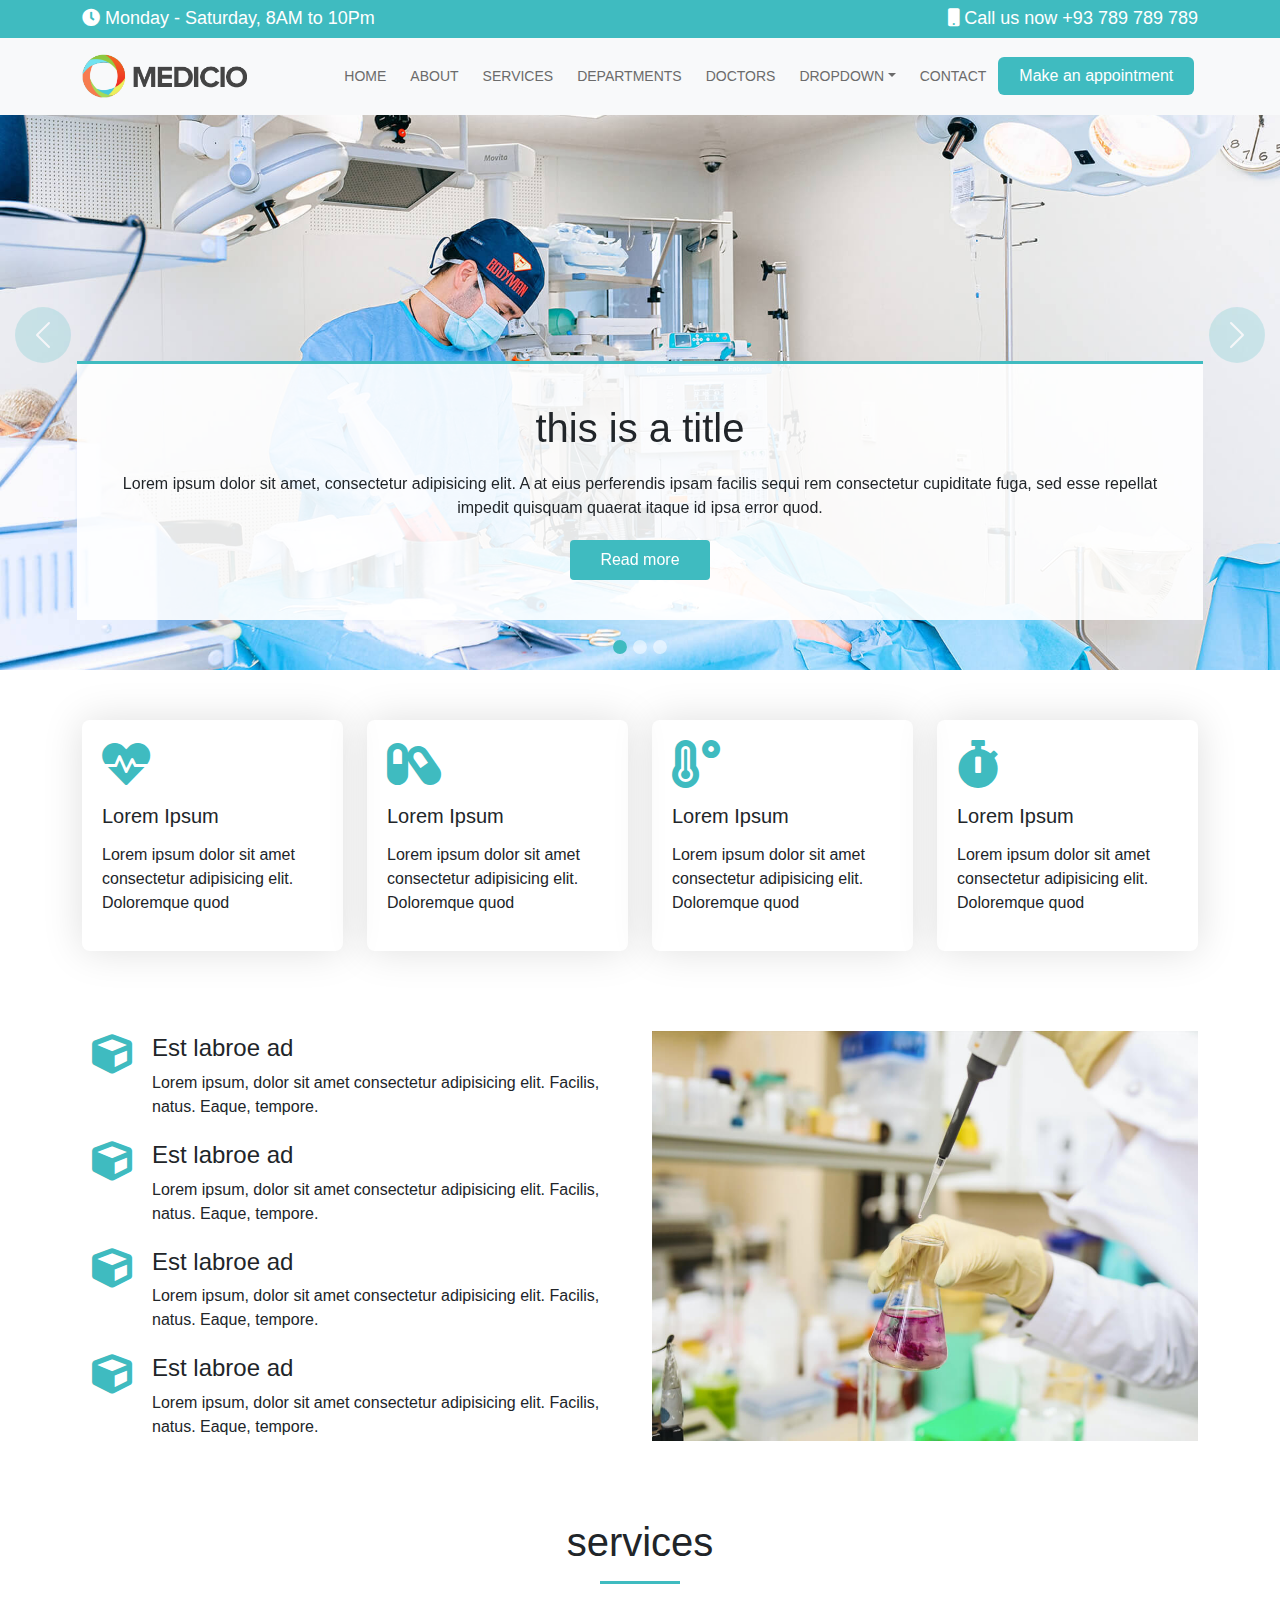
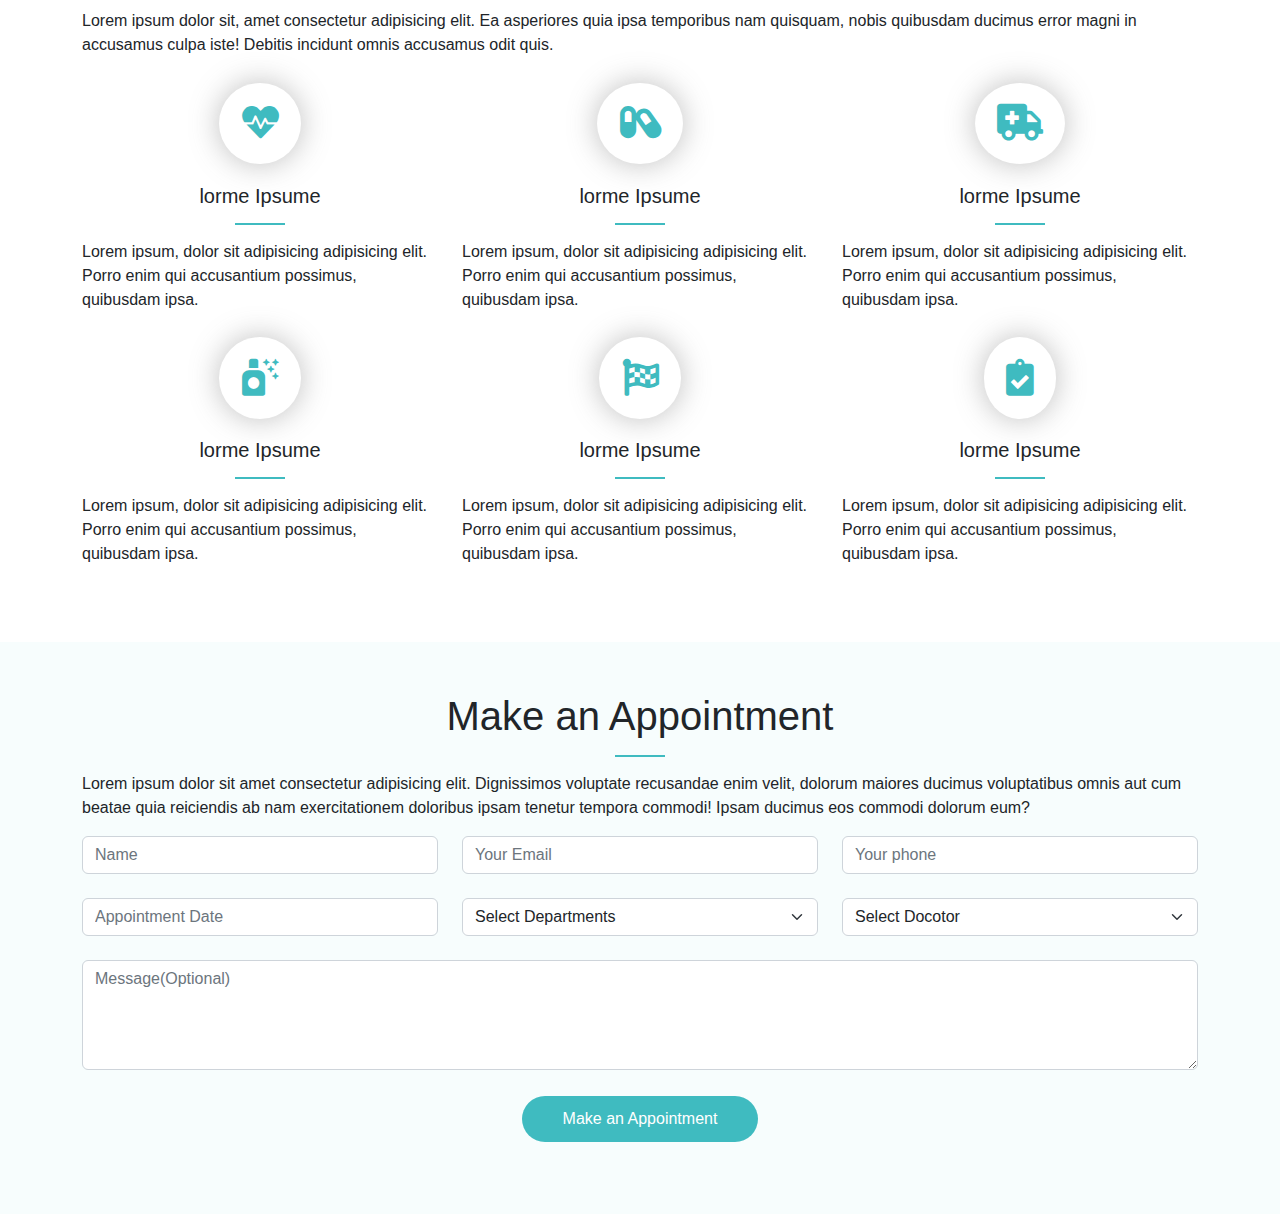
<file: owl-carousel/project11/index.html>
<!DOCTYPE html>
<html>
<head>
	<meta charset="utf-8">
	<meta name="viewport" content="width=device-width, initial-scale=1">
	<title>Web Design Course</title>
	<link rel="stylesheet" type="text/css" href="css/bootstrap.min.css">
	<link rel="stylesheet" type="text/css" href="css/all.min.css">
	<link rel="stylesheet" type="text/css" href="css/custom1.css">
</head>
<body>
   <header class="fixed-top">
   	  <div class="top-header">
   	  	 <div class="container d-flex justify-content-center  justify-content-lg-between flex-column flex-lg-row">
   	  	 	 <h4> <span class="fas fa-clock"></span> Monday - Saturday, 8AM to 10Pm</h4>
   	  	 	 <h4> <span class="fas fa-mobile"></span> Call us now +93 789 789 789  </h4>
   	  	 </div>
   	  </div>
   	  <nav class="navbar navbar-expand-lg bg-light">
   	  	<div class="container">
   	  		<a href="" class="navbar-brand">
   	  			<img src="images/logo.png">
   	  		</a>
   	  		<button class="navbar-toggler" data-bs-toggle="collapse" data-bs-target="#navbarCollapse"><span class="navbar-toggler-icon"></span></button>
   	  		<div class="collapse navbar-collapse " id="navbarCollapse">
   	  			<ul class="navbar-nav">
	   	  			<li class="nav-item"><a href="#" class="nav-link">Home</a></li>
	   	  			<li class="nav-item"><a href="#" class="nav-link">About</a></li>
	   	  			<li class="nav-item"><a href="#" class="nav-link">Services</a></li>
	   	  			<li class="nav-item"><a href="#" class="nav-link">Departments</a></li>
	   	  			<li class="nav-item"><a href="#" class="nav-link">Doctors</a></li>

	   	  			<li class="nav-item dropdown">
	   	  				 <a href="#" class="nav-link dropdown-toggle" data-bs-toggle="dropdown">Dropdown</a>
                         <ul class="dropdown-menu">
                         	<li><a href="" class="dropdown-item">dropdown 1</a></li>
                         	<li><a href="" class="dropdown-item">dropdown 1</a></li>
                         	<li><a href="" class="dropdown-item">dropdown 1</a></li>
                         	<li><a href="" class="dropdown-item">dropdown 1</a></li>
                         </ul>
	   	  			</li>

	   	  			<li class="nav-item"><a href="#" class="nav-link">Contact</a></li>
	   	  		</ul>
	   	  		<div class="apoint_btn ">
	   	  			<button class="btn btn-apointment">Make an appointment</button>
	   	  		</div>
   	  		</div>
   	  	</div>
   	  </nav>
   </header>
   <!-- Carousel -->
<div id="slider" class="carousel slide" data-bs-ride="carousel">

	<!-- Indicators/dots -->
	<div class="carousel-indicators">
	  <button type="button" data-bs-target="#slider" data-bs-slide-to="0" class="active"></button>
	  <button type="button" data-bs-target="#slider" data-bs-slide-to="1"></button>
	  <button type="button" data-bs-target="#slider" data-bs-slide-to="2"></button>
	</div>
  
	<!-- The slideshow/carousel -->
	<div class="carousel-inner">
	  <div class="carousel-item active">
		<div class="carousel-item-container">
			<img src="images/slide/slide-1.jpg" alt="Los Angeles" class="d-block w-100">
		    <div class="slider-content">
                  <h1>this is a  title</h1>
				  <p>
					Lorem ipsum dolor sit amet, consectetur adipisicing elit. A at eius perferendis ipsam facilis sequi rem consectetur cupiditate fuga, sed esse repellat impedit quisquam quaerat itaque id ipsa error quod.
				  </p> 
				  <button>Read more</button>
			</div>
		</div>
	  </div>
	  <div class="carousel-item ">
		<div class="carousel-item-container">
			<img src="images/slide/slide-2.jpg" alt="Los Angeles" class="d-block w-100">
		    <div class="slider-content">
				<h1>this is a  title</h1>
				<p>
				  Lorem ipsum dolor sit amet, consectetur adipisicing elit. A at eius perferendis ipsam facilis sequi rem consectetur cupiditate fuga, sed esse repellat impedit quisquam quaerat itaque id ipsa error quod.
				</p> 
				<button>Read more</button>
		  </div>
		</div>
	  </div>
	  <div class="carousel-item ">
		<div class="carousel-item-container">
			<img src="images/slide/slide-3.jpg" alt="Los Angeles" class="d-block w-100">
			<div class="slider-content">
				<h1>this is a  title</h1>
				<p>
				  Lorem ipsum dolor sit amet, consectetur adipisicing elit. A at eius perferendis ipsam facilis sequi rem consectetur cupiditate fuga, sed esse repellat impedit quisquam quaerat itaque id ipsa error quod.
				</p> 
				<button>Read more</button>
		  </div>
		</div>
	  </div>
	</div>
	<!-- Left and right controls/icons -->
	<button class="carousel-control-prev justify-content-start" type="button" data-bs-target="#slider" data-bs-slide="prev">
	  <span class="carousel-control-prev-icon"></span>
	</button>
	<button class="carousel-control-next justify-content-end" type="button" data-bs-target="#slider" data-bs-slide="next">
	  <span class="carousel-control-next-icon"></span>
	</button>
  </div>

 <div class="servcies_section">
    <div class="container">
       <div class="row">
         <div class="col-lg-3">
            <div class="box">
              <span class="fas fa-heartbeat"></span>
			  <h5>Lorem Ipsum</h5>
			  <p>
                  Lorem ipsum dolor sit amet consectetur adipisicing elit. Doloremque quod
			  </p>
			</div>
		 </div>

		 <div class="col-lg-3">
            <div class="box">
              <span class="fas fa-capsules"></span>
			  <h5>Lorem Ipsum</h5>
			  <p>
                  Lorem ipsum dolor sit amet consectetur adipisicing elit. Doloremque quod
			  </p>
			</div>
		 </div>

		 <div class="col-lg-3">
            <div class="box">
              <span class="fas fa-temperature-high"></span>
			  <h5>Lorem Ipsum</h5>
			  <p>
                  Lorem ipsum dolor sit amet consectetur adipisicing elit. Doloremque quod
			  </p>
			</div>
		 </div>

		 <div class="col-lg-3">
            <div class="box">
              <span class="fas fa-stopwatch"></span>
			  <h5>Lorem Ipsum</h5>
			  <p>
                  Lorem ipsum dolor sit amet consectetur adipisicing elit. Doloremque quod
			  </p>
			</div>
		 </div>
	   </div>
	</div>
 </div>


 <div class="key_features ">
   <div class="container">
      <div class="row">
         <div class="col-lg-6">
           <div class="feature-item d-flex">
              <div class="icon">
				 <span class="fas fa-cube"></span>
			  </div>
			  <div class="feature-content">
				<h4>Est labroe ad</h4>
				<p>
					Lorem ipsum, dolor sit amet consectetur adipisicing elit. Facilis, natus. Eaque, tempore.
				
				</p>
			  </div>
		   </div>
		   <div class="feature-item d-flex">
			<div class="icon">
			   <span class="fas fa-cube"></span>
			</div>
			<div class="feature-content">
			  <h4>Est labroe ad</h4>
			  <p>
				  Lorem ipsum, dolor sit amet consectetur adipisicing elit. Facilis, natus. Eaque, tempore.
			  
			  </p>
			</div>
		 </div>
		 <div class="feature-item d-flex">
			<div class="icon">
			   <span class="fas fa-cube"></span>
			</div>
			<div class="feature-content">
			  <h4>Est labroe ad</h4>
			  <p>
				  Lorem ipsum, dolor sit amet consectetur adipisicing elit. Facilis, natus. Eaque, tempore.
			  
			  </p>
			</div>
		 </div>
		 <div class="feature-item d-flex">
			<div class="icon">
			   <span class="fas fa-cube"></span>
			</div>
			<div class="feature-content">
			  <h4>Est labroe ad</h4>
			  <p>
				  Lorem ipsum, dolor sit amet consectetur adipisicing elit. Facilis, natus. Eaque, tempore.
			  
			  </p>
			</div>
		 </div>
		 </div>
		 <div class="col-lg-6">
             <img src="images/features.jpg" class="w-100" alt="">
		 </div>
	  </div>
   </div>
 </div>

 <div class="khadamat_sec">
   <div class="container">
     <div class="row">
         <div class="col-12">
            <h1 class="khadatmat_title">services</h1>
			<p>
				Lorem ipsum dolor sit, amet consectetur adipisicing elit. Ea asperiores quia ipsa temporibus nam quisquam, nobis quibusdam ducimus error magni in accusamus culpa iste! Debitis incidunt omnis accusamus odit quis.
			</p>
		 </div>
	 </div>
	 <div class="row">
        <div class="col-lg-4 col-md-6">
			<div class="col-lg-12 col-md-4 d-flex justify-content-center"><span class="fas fa-heartbeat"></span></div>
			<h5 class=""> lorme Ipsume</h5>
			<p>Lorem ipsum, dolor sit adipisicing  adipisicing elit. Porro enim qui accusantium possimus, quibusdam ipsa.</p>
		</div>
		<div class="col-lg-4 col-md-6">
			<div class="col-lg-12 col-md-4 d-flex justify-content-center"><span class="fas fa-capsules"></span></div>
			<h5 class=""> lorme Ipsume</h5>
			<p>Lorem ipsum, dolor sit adipisicing  adipisicing elit. Porro enim qui accusantium possimus, quibusdam ipsa.</p>
		</div>
		<div class="col-lg-4 col-md-6">
			<div class="col-lg-12 col-md-4 d-flex justify-content-center"><span class="fas fa-ambulance"></span></div>
			<h5 class=""> lorme Ipsume</h5>
			<p>Lorem ipsum, dolor sit adipisicing  adipisicing elit. Porro enim qui accusantium possimus, quibusdam ipsa.</p>
		</div>
		<div class="col-lg-4 col-md-6">
			<div class="col-lg-12 col-md-4 d-flex justify-content-center"><span class="fas fa-air-freshener"></span></div>
			<h5 class=""> lorme Ipsume</h5>
			<p>Lorem ipsum, dolor sit adipisicing  adipisicing elit. Porro enim qui accusantium possimus, quibusdam ipsa.</p>
		</div>
		<div class="col-lg-4 col-md-6">
			<div class="col-lg-12 col-md-4 d-flex justify-content-center"><span class="fas fa-flag-checkered"></span></div>
			<h5 class=""> lorme Ipsume</h5>
			<p>Lorem ipsum, dolor sit adipisicing  adipisicing elit. Porro enim qui accusantium possimus, quibusdam ipsa.</p>
		</div>
		<div class="col-lg-4 col-md-6">
			<div class="col-lg-12 col-md-4 d-flex justify-content-center"><span class="fas fa-clipboard-check"></span></div>
			<h5 class=""> lorme Ipsume</h5>
			<p>Lorem ipsum, dolor sit adipisicing  adipisicing elit. Porro enim qui accusantium possimus, quibusdam ipsa.</p>
		</div>
	 </div>
   </div>
 </div>
 <div class="appointment">
<div class="container">
	<div class="row">
<div class="col-12">
<h1 class="title">Make an Appointment</h1>
<p>Lorem ipsum dolor sit amet consectetur adipisicing elit. Dignissimos voluptate recusandae enim velit, dolorum maiores ducimus voluptatibus omnis aut cum beatae quia reiciendis ab nam exercitationem doloribus ipsam tenetur tempora commodi! Ipsam ducimus eos commodi dolorum eum?</p>
</div>
	</div>
<div class="row">
	<div class="col-lg-4 mb-4 col-md-6">
<input type="text" class="form-control" placeholder="Name">
	</div>

	<div class="col-lg-4 mb-4 col-md-6">
		<input type="text" class="form-control" placeholder="Your Email">
			</div>
			<div class="col-lg-4 mb-4 col-md-6">
				<input type="text" class="form-control" placeholder="Your phone">
					</div>

					<div class="col-lg-4 mb-4 col-md-6">

									<input type="text" class="form-control" placeholder="Appointment Date">

							</div>

							<div class="col-lg-4 mb-4 col-md-6">
								<select name="Departments" class="form-select" id="dep">
									<option>Select Departments</option>
									<option>Hedson</option>
									<option>Mercal</option>
									<option>Sara</option>
																			</select>
									</div>




									<div class="col-lg-4 mb-4 col-md-6">
										<select name="seclect" class="form-select" id="select">
<option>Select Docotor</option>
<option>Hedson</option>
<option>Mercal</option>
<option>Sara</option>
										</select>
											</div>
											<div class="col-lg-12 mb-4 col-md-6">
											<textarea name="textarea" id="99" cols="30" class="form-control" rows="4" placeholder="Message(Optional)"></textarea>
<div class="col-lg-12 mt-3 col-md-6 d-flex justify-content-center">
	<button class="btn">Make an Appointment</button>
</div>
								
<br>
<br>


													</div>

											


</div>
</div>
 </div>
</body>
</html>
<script type="text/javascript" src="js/bootstrap.bundle.min.js"></script>
</file>
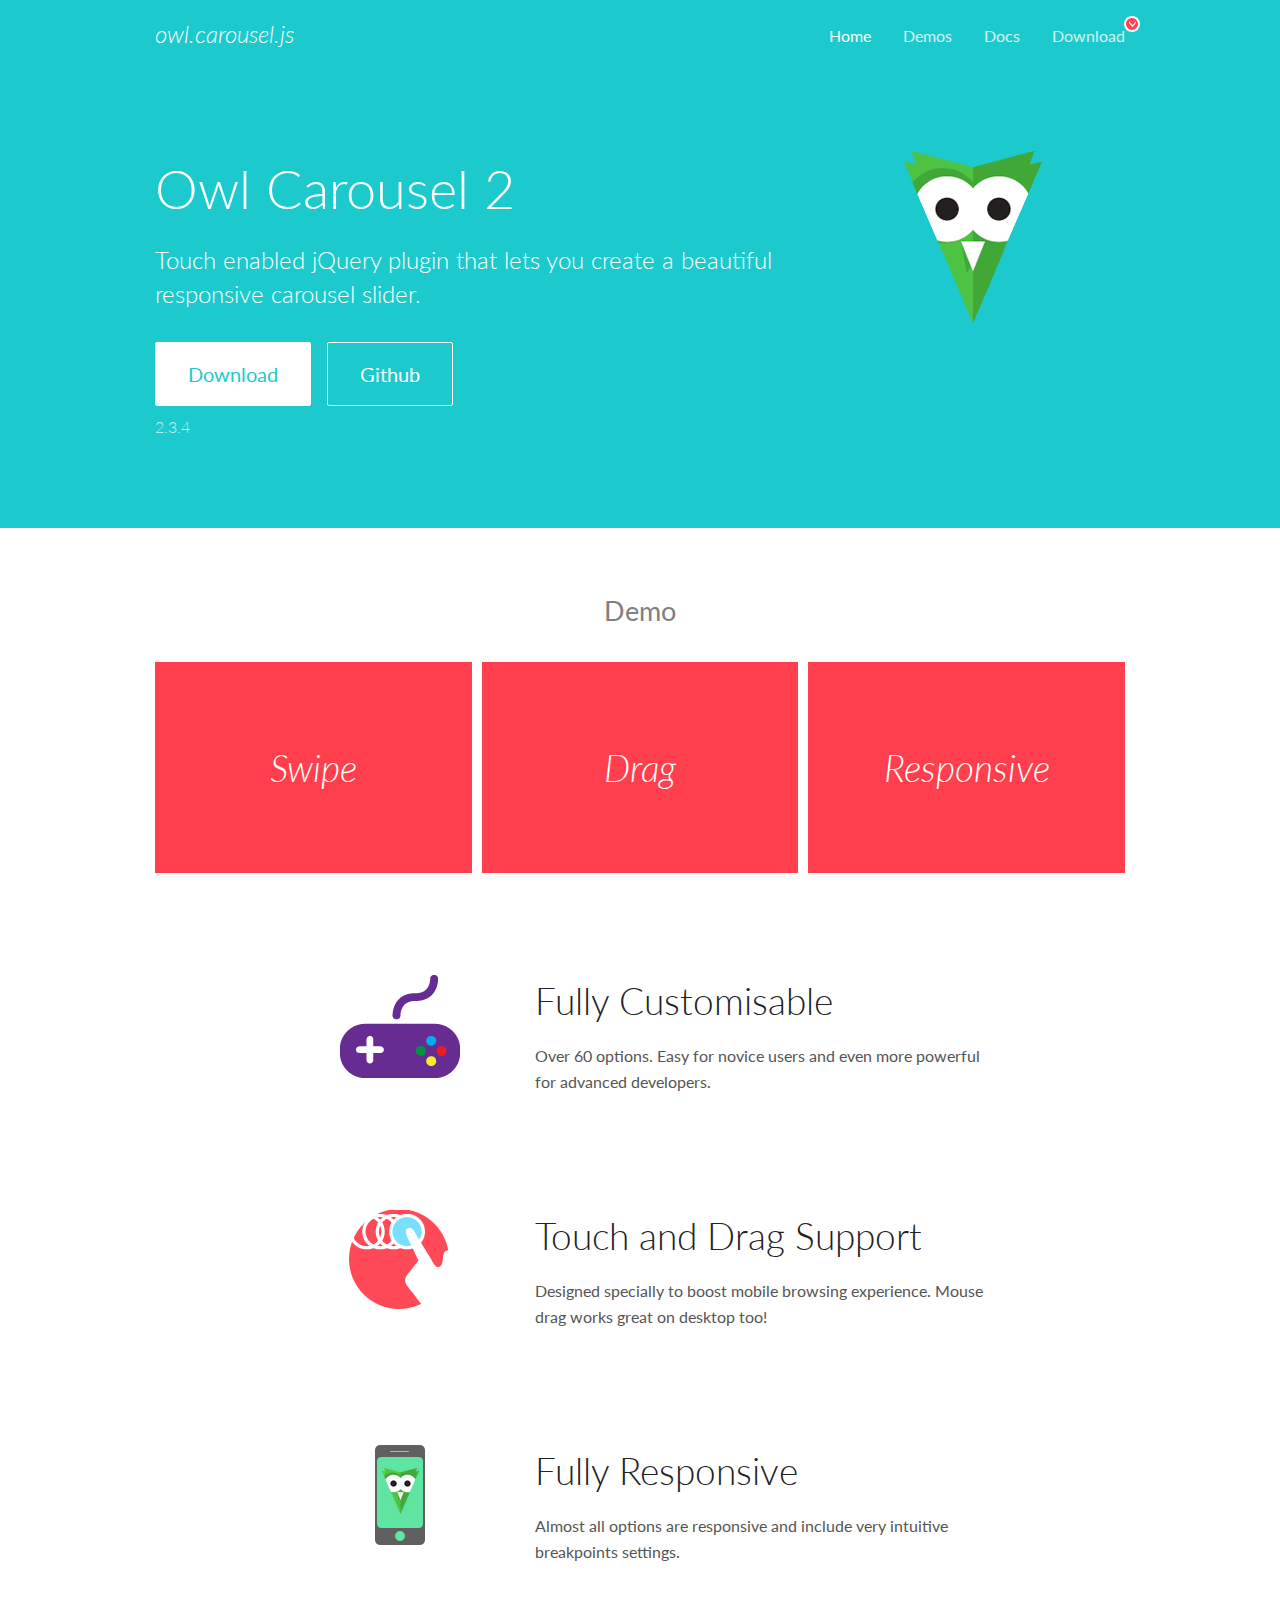
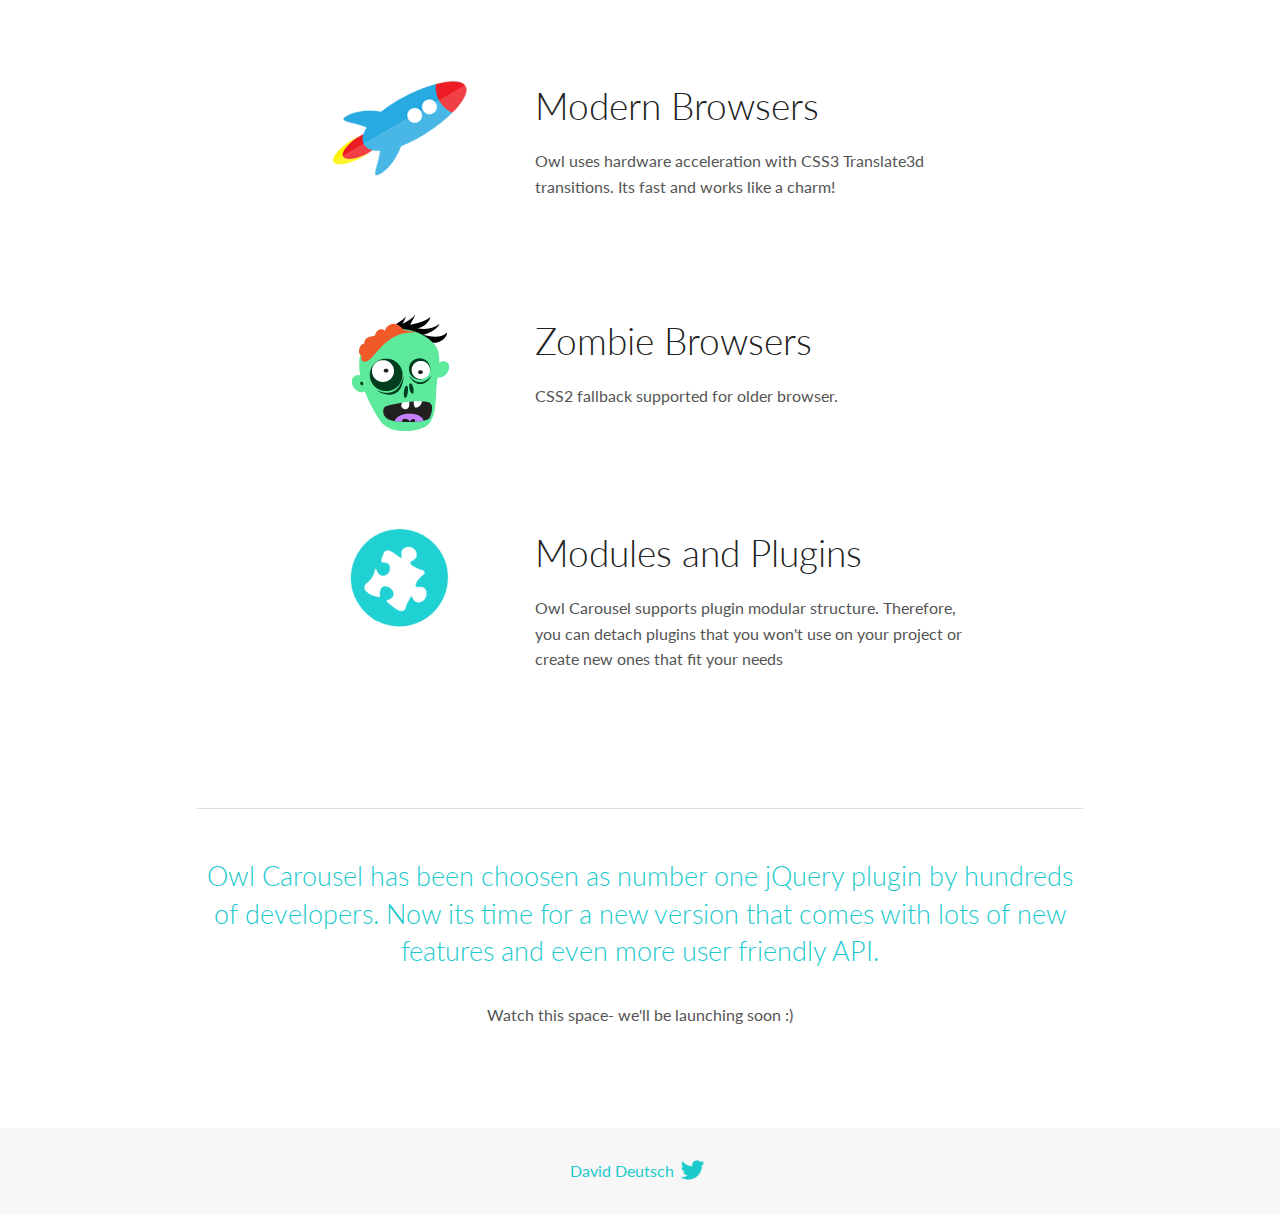
<file: OwlCarousel2-2.3.4/docs/index.html>
<!DOCTYPE html>
<html lang="en">
  <head>

    <!-- head -->
    <meta charset="utf-8">
    <meta name="msapplication-tap-highlight" content="no" />
    <meta name="viewport" content="width=device-width, initial-scale=1.0" />
    <meta name="description" content="Touch enabled jQuery plugin that lets you create beautiful responsive carousel slider.">
    <meta name="author" content="David Deutsch">
    <title>
      Home | Owl Carousel | 2.3.4
    </title>

    <!-- Stylesheets -->
    <link href='https://fonts.googleapis.com/css?family=Lato:300,400,700,400italic,300italic' rel='stylesheet' type='text/css'>
    <link rel="stylesheet" href="assets/css/docs.theme.min.css">

    <!-- Owl Stylesheets -->
    <link rel="stylesheet" href="assets/owlcarousel/assets/owl.carousel.min.css">
    <link rel="stylesheet" href="assets/owlcarousel/assets/owl.theme.default.min.css">

    <!-- HTML5 shim and Respond.js IE8 support of HTML5 elements and media queries -->

    <!--[if lt IE 9]>
      <script src="https://oss.maxcdn.com/libs/html5shiv/3.7.0/html5shiv.js"></script>
      <script src="https://oss.maxcdn.com/libs/respond.js/1.3.0/respond.min.js"></script>
    <![endif]-->

    <!-- Favicons -->
    <link rel="apple-touch-icon-precomposed" sizes="144x144" href="assets/ico/apple-touch-icon-144-precomposed.png">
    <link rel="shortcut icon" href="assets/ico/favicon.png">
    <link rel="shortcut icon" href="favicon.ico">

    <!-- Yeah i know js should not be in header. Its required for demos.-->

    <!-- javascript -->
    <script src="assets/vendors/jquery.min.js"></script>
    <script src="assets/owlcarousel/owl.carousel.js"></script>
  </head>
  <body>

    <!-- header -->
    <header class="header">
      <div class="row">
        <div class="large-12 columns">
          <div class="brand left">
            <h3>
              <a href="/OwlCarousel2/">owl.carousel.js</a> 
            </h3>
          </div>
          <a id="toggle-nav" class="right">
            <span></span> <span></span> <span></span> 
          </a> 
          <div class="nav-bar">
            <ul class="clearfix">
              <li class="active">
                <a href="/OwlCarousel2/index.html">Home</a> 
              </li>
              <li> <a href="/OwlCarousel2/demos/demos.html">Demos</a>  </li>
              <li> <a href="/OwlCarousel2/docs/started-welcome.html">Docs</a>  </li>
              <li>
                <a href="https://github.com/OwlCarousel2/OwlCarousel2/archive/2.3.4.zip">Download</a> 
                <span class="download"></span> 
              </li>
            </ul>
          </div>
        </div>
      </div>
    </header>

    <!-- home panel -->
    <section id="hero">
      <div class="row">
        <div class="large-8 medium-8 columns">
          <h1>Owl Carousel 2</h1>
          <h4>Touch enabled jQuery plugin that lets you create a beautiful responsive carousel slider.</h4>
          <a href="https://github.com/OwlCarousel2/OwlCarousel2/archive/2.3.4.zip" class="hero-button">Download</a> 
          <a href="https://github.com/OwlCarousel2/OwlCarousel2" class="hero-button outline">Github</a> 
          <p>2.3.4</p>
        </div>
        <div class="large-4 medium-4 columns">
          <img class="owl-logo" src="assets/img/owl-logo.png" alt="mr. Owl">
        </div>
      </div>
    </section>

    <!-- body -->
    <div class="home-demo">
      <div class="row">
        <div class="large-12 columns">
          <h3>Demo</h3>
          <div class="owl-carousel">
            <div class="item">
              <h2>Swipe</h2>
            </div>
            <div class="item">
              <h2>Drag</h2>
            </div>
            <div class="item">
              <h2>Responsive</h2>
            </div>
            <div class="item">
              <h2>CSS3</h2>
            </div>
            <div class="item">
              <h2>Fast</h2>
            </div>
            <div class="item">
              <h2>Easy</h2>
            </div>
            <div class="item">
              <h2>Free</h2>
            </div>
            <div class="item">
              <h2>Upgradable</h2>
            </div>
            <div class="item">
              <h2>Tons of options</h2>
            </div>
            <div class="item">
              <h2>Infinity</h2>
            </div>
            <div class="item">
              <h2>Auto Width</h2>
            </div>
          </div>
        </div>
      </div>
    </div>
    <script>
      var owl = $('.owl-carousel');
      owl.owlCarousel({
        margin: 10,
        loop: true,
        responsive: {
          0: {
            items: 1
          },
          600: {
            items: 2
          },
          1000: {
            items: 3
          }
        }
      })
    </script>

    <!-- features -->
    <div id="features">
      <div class="row">
        <div class="small-12 medium-9 small-centered columns">
          <section class="row feature">
            <div class="medium-4 small-12 columns">
              <img src="assets/img/feature-options.png" alt="">
            </div>
            <div class="medium-8 small-12 columns">
              <h2>Fully Customisable</h2>
              <p>Over 60 options. Easy for novice users and even more powerful for advanced developers.</p>
            </div>
          </section>
          <section class="row feature">
            <div class="medium-4 small-12 columns">
              <img src="assets/img/feature-drag.png" alt="">
            </div>
            <div class="medium-8 small-12 columns">
              <h2>Touch and Drag Support</h2>
              <p>Designed specially to boost mobile browsing experience. Mouse drag works great on desktop too!</p>
            </div>
          </section>
          <section class="row feature">
            <div class="medium-4 small-12 columns">
              <img src="assets/img/feature-responsive.png" alt="">
            </div>
            <div class="medium-8 small-12 columns">
              <h2>Fully Responsive</h2>
              <p>Almost all options are responsive and include very intuitive breakpoints settings.</p>
            </div>
          </section>
          <section class="row feature">
            <div class="medium-4 small-12 columns">
              <img src="assets/img/feature-modern.png" alt="">
            </div>
            <div class="medium-8 small-12 columns">
              <h2>Modern Browsers</h2>
              <p>Owl uses hardware acceleration with CSS3 Translate3d transitions. Its fast and works like a charm! </p>
            </div>
          </section>
          <section class="row feature">
            <div class="medium-4 small-12 columns">
              <img src="assets/img/feature-zombie.png" alt="">
            </div>
            <div class="medium-8 small-12 columns">
              <h2>Zombie Browsers</h2>
              <p>CSS2 fallback supported for older browser.</p>
            </div>
          </section>
          <section class="row feature">
            <div class="medium-4 small-12 columns">
              <img src="assets/img/feature-module.png" alt="">
            </div>
            <div class="medium-8 small-12 columns">
              <h2>Modules and Plugins</h2>
              <p>Owl Carousel supports plugin modular structure. Therefore, you can detach plugins that you won&#x27;t use on your project or create new ones that fit your needs</p>
            </div>
          </section>
        </div>
      </div>
    </div>

    <!-- footer -->
    <section id="teaser-text">
      <div class="row">
        <div class="small-12 medium-11 small-centered columns">
          <hr>
          <h3 id="owl-carousel-has-been-choosen-as-number-one-jquery-plugin-by-hundreds-of-developers-now-its-time-for-a-new-version-that-comes-with-lots-of-new-features-and-even-more-user-friendly-api-">Owl Carousel has been choosen as number one jQuery plugin by hundreds of developers. Now its time for a new version that comes with lots of new features and even more user friendly API.</h3>
          <p>Watch this space- we&#39;ll be launching soon :)</p>
        </div>
      </div>
    </section>

    <!-- footer -->
    <footer class="footer">
      <div class="row">
        <div class="large-12 columns">
          <h5>
            <a href="/OwlCarousel2/docs/support-contact.html">David Deutsch</a> 
            <a id="custom-tweet-button" href="https://twitter.com/share?url=https://github.com/OwlCarousel2/OwlCarousel2&text=Owl Carousel - This is so awesome! " target="_blank"></a> 
          </h5>
        </div>
      </div>
    </footer>

    <!-- vendors -->
    <script src="assets/vendors/highlight.js"></script>
    <script src="assets/js/app.js"></script>
  </body>
</html>
</file>
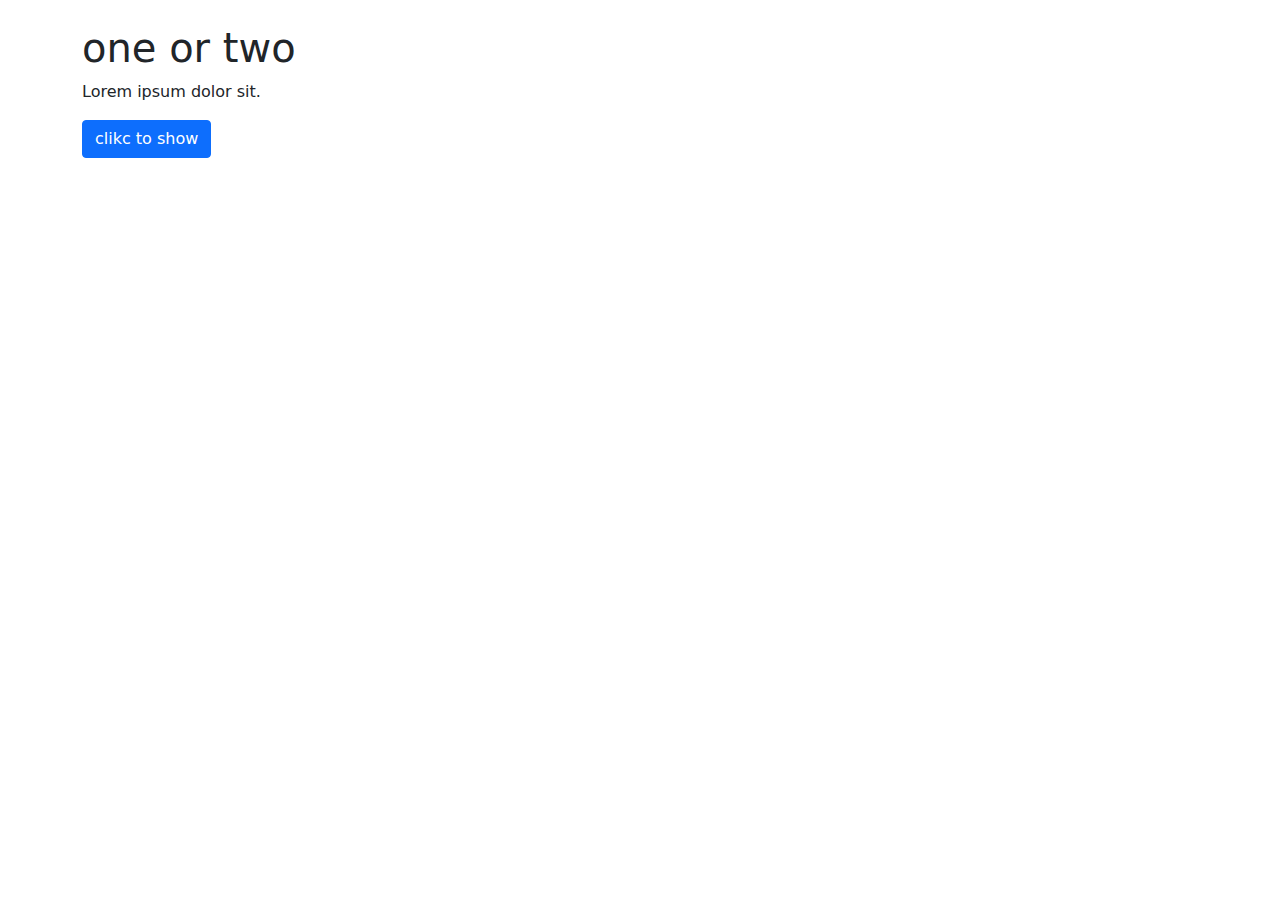
<file: modal.html>
<!DOCTYPE html>
<html lang="en">
<head>
    <link rel="stylesheet" href="../bootstrap-5.0.2-dist/css/bootstrap.min.css">
    <meta charset="UTF-8">
    <meta http-equiv="X-UA-Compatible" content="IE=edge">   
    <meta name="viewport" content="width=device-width, initial-scale=1.0">
    <title>Document</title>
</head>
<body>
<div class="container mt-4">
    <h1>one or two</h1>
    <p>Lorem ipsum dolor sit.</p>
    <button class="btn btn-primary" type="button" data-bs-toggle="collapse" data-bs-target="#one">
        clikc to show
    </button>
<div class="collapse" id="one">
    Lorem ipsum dolor sit amet, consectetur adipisicing elit. Possimus, dolore.

</div>
</div>
<script src="../bootstrap-5.0.2-dist/js/bootstrap.min.js"></script>
</body>
</html>
</file>
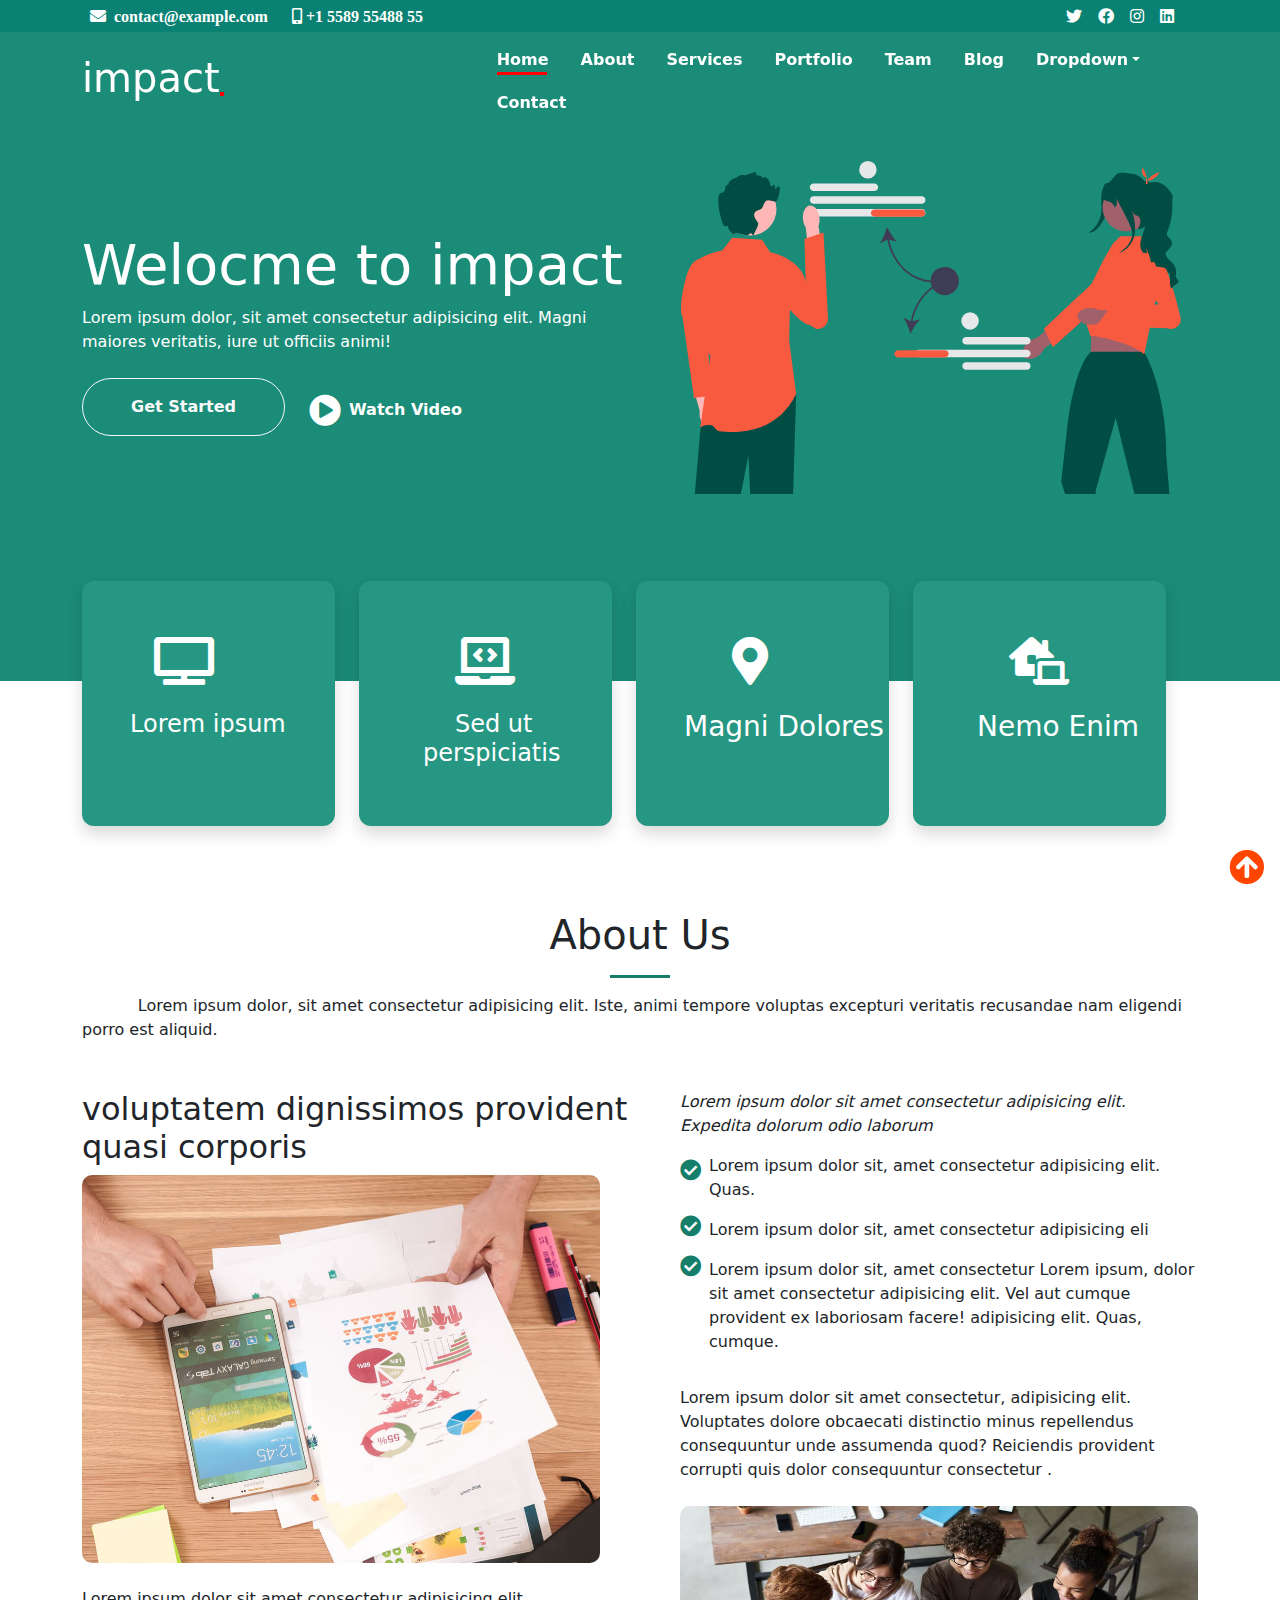
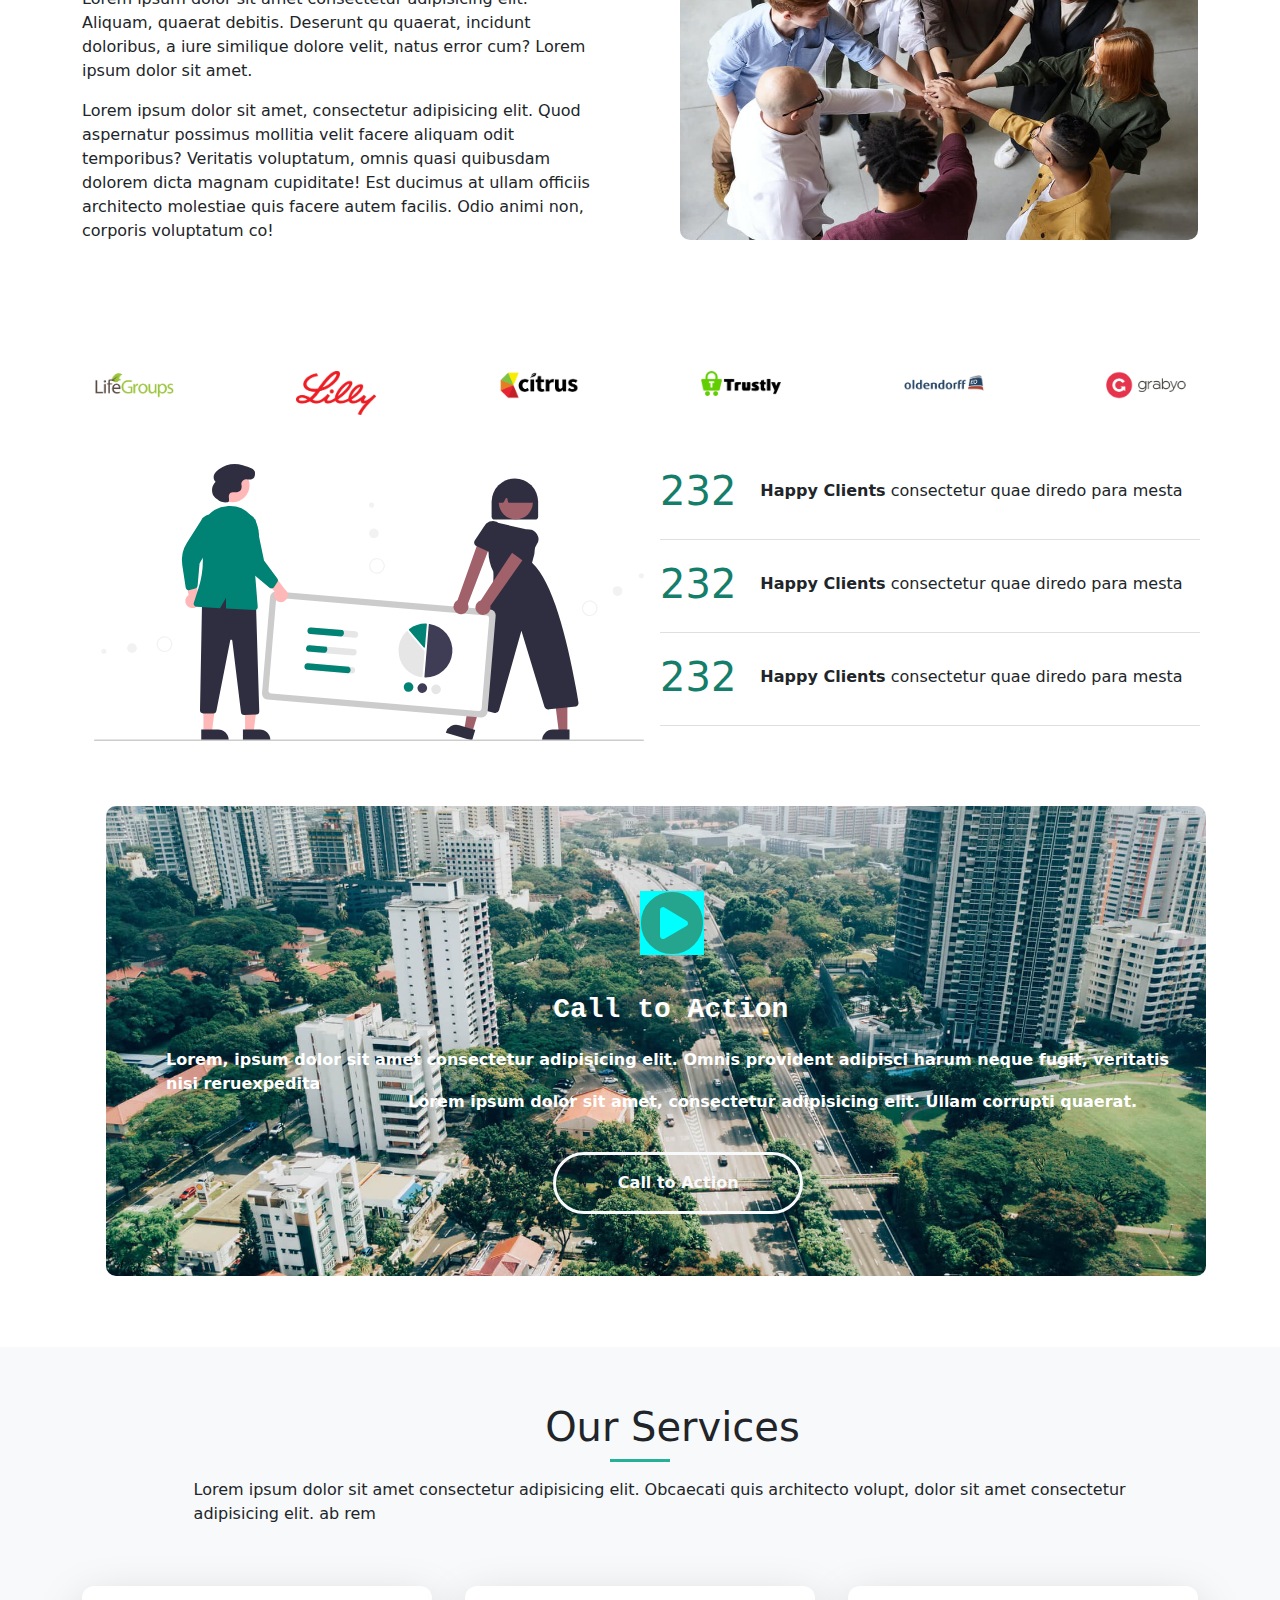
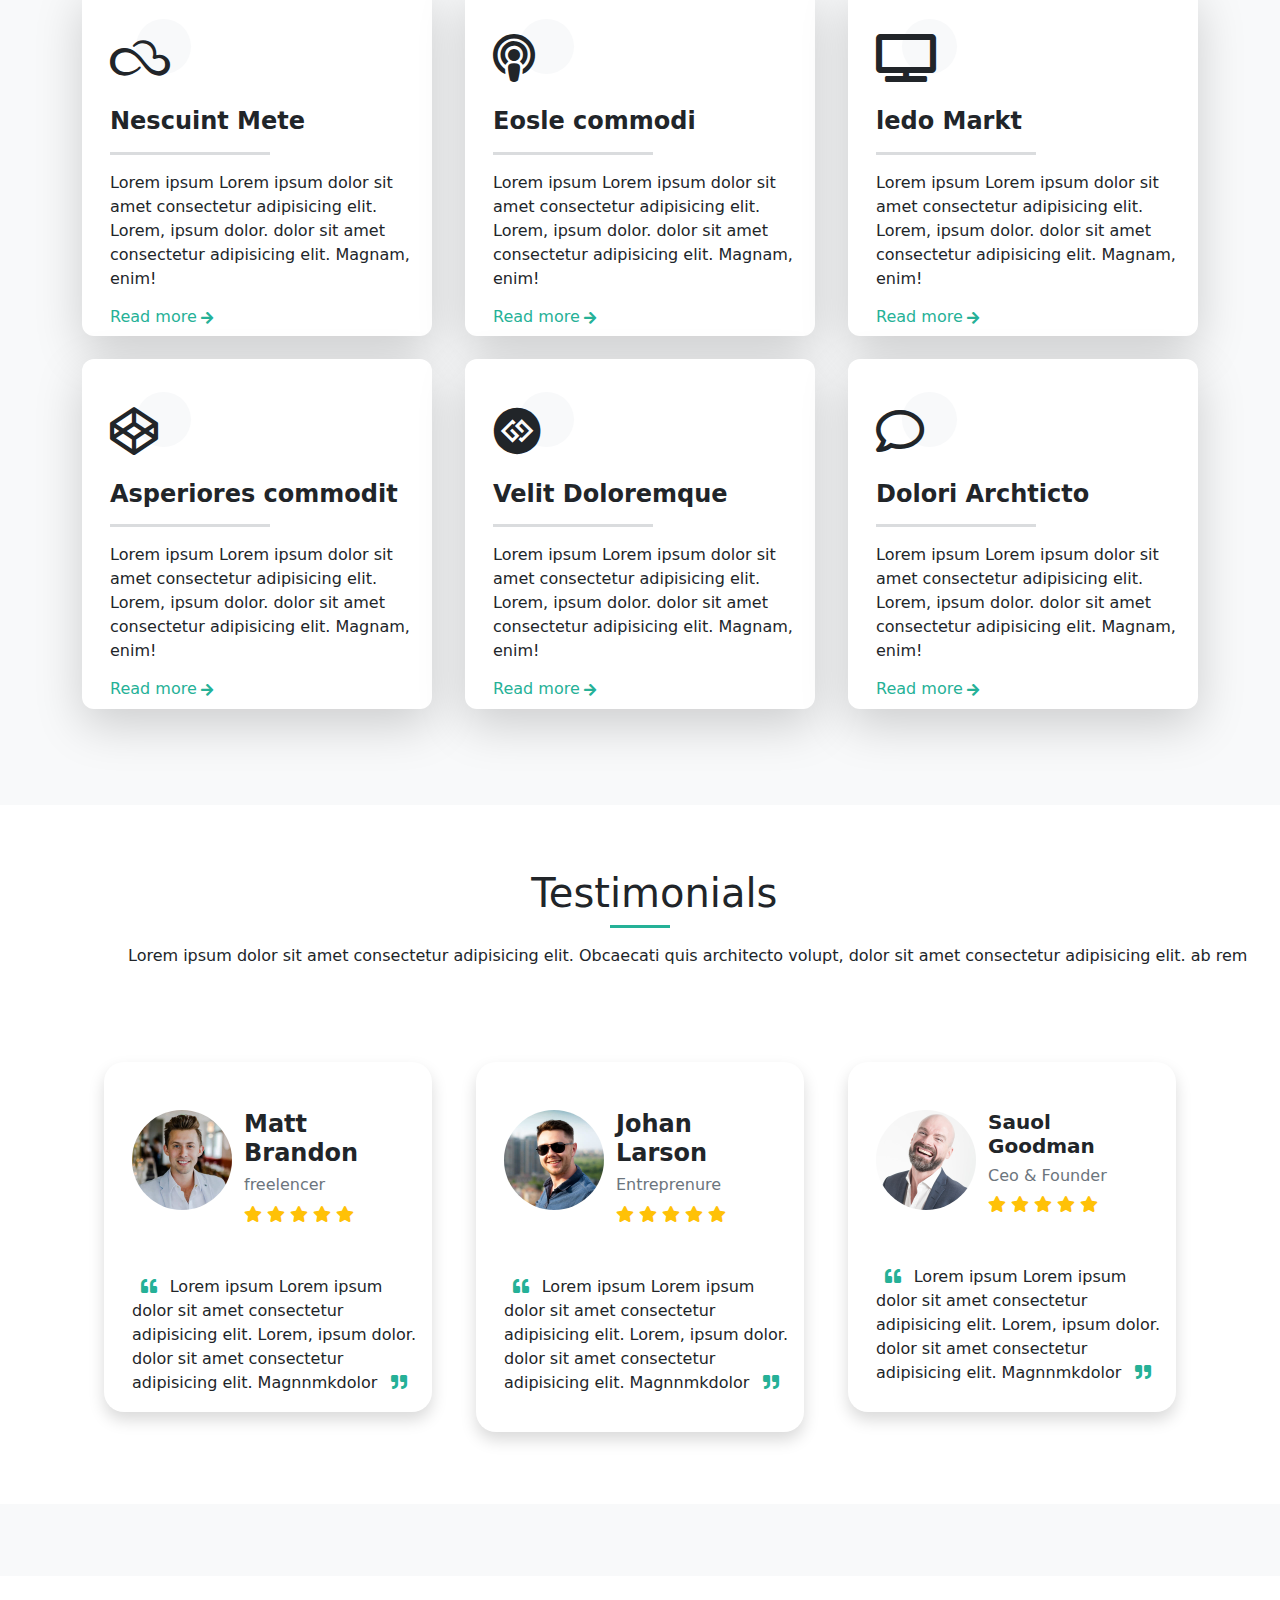
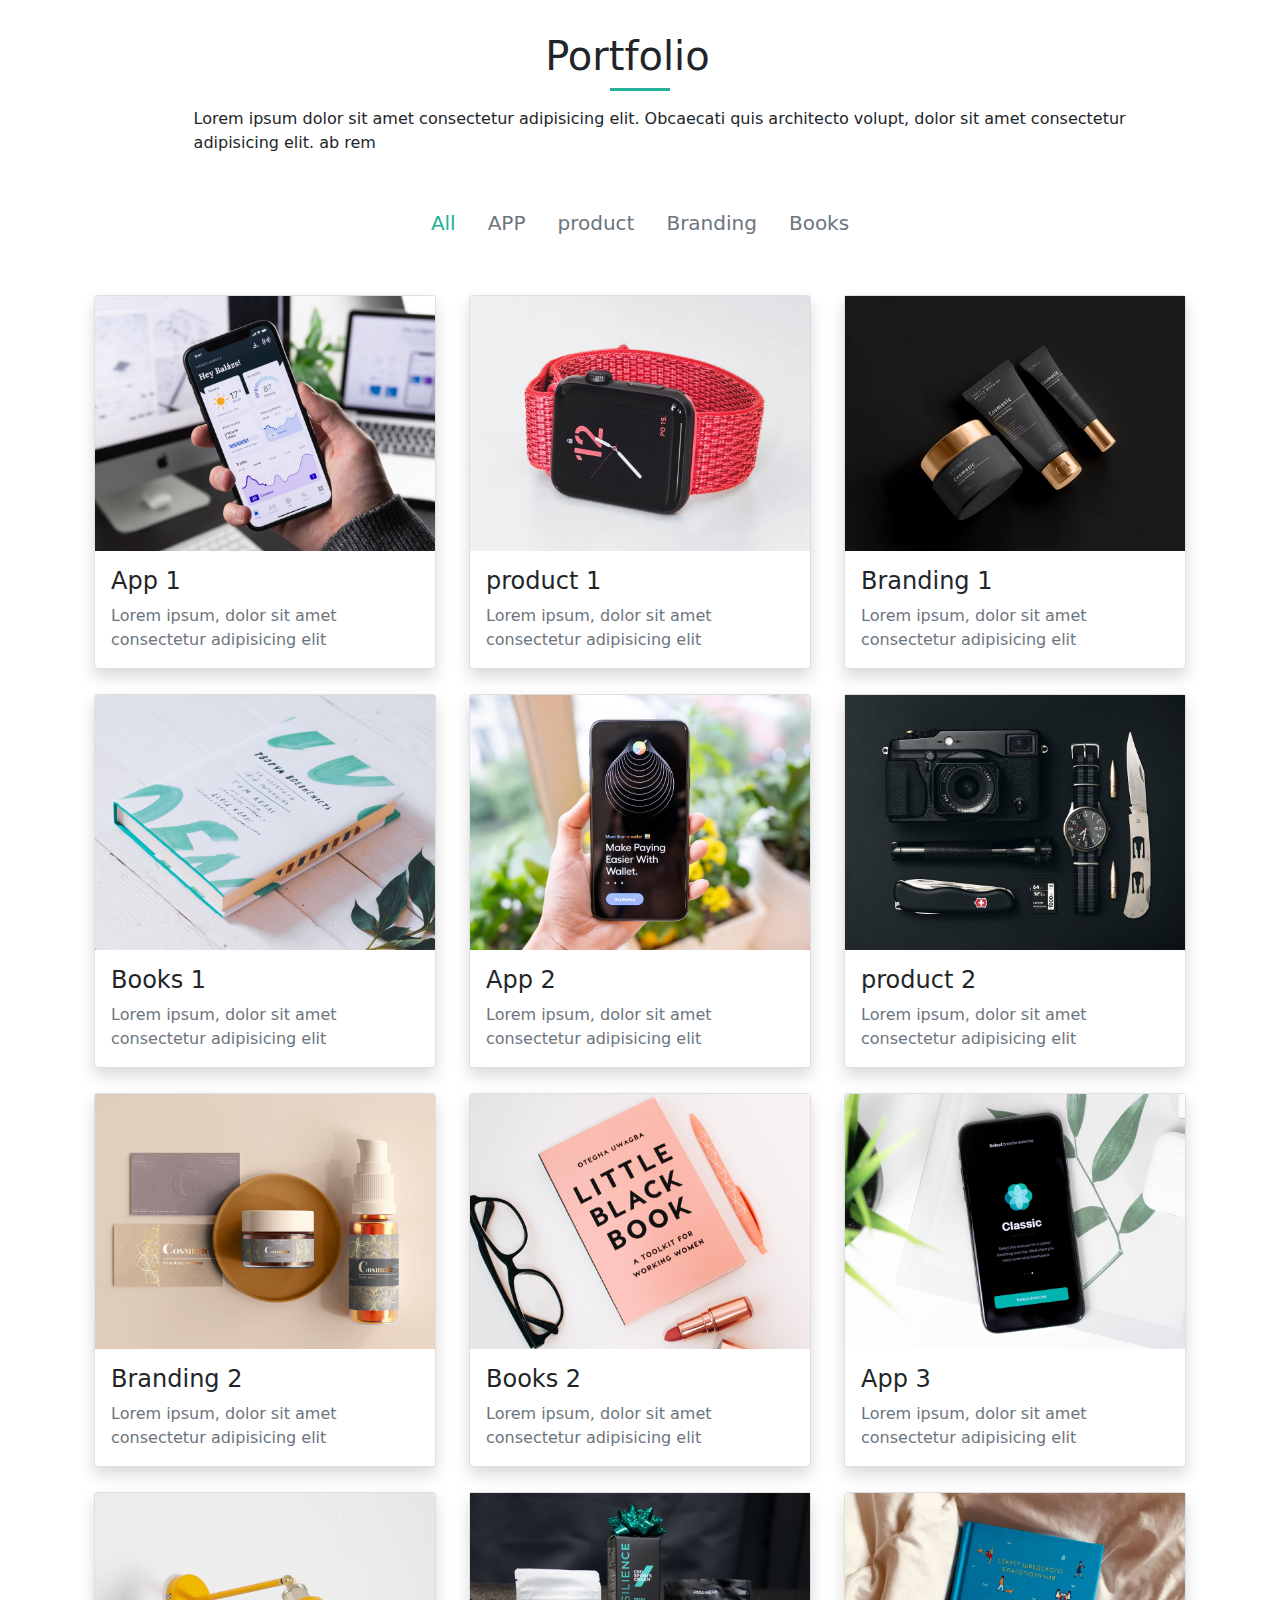
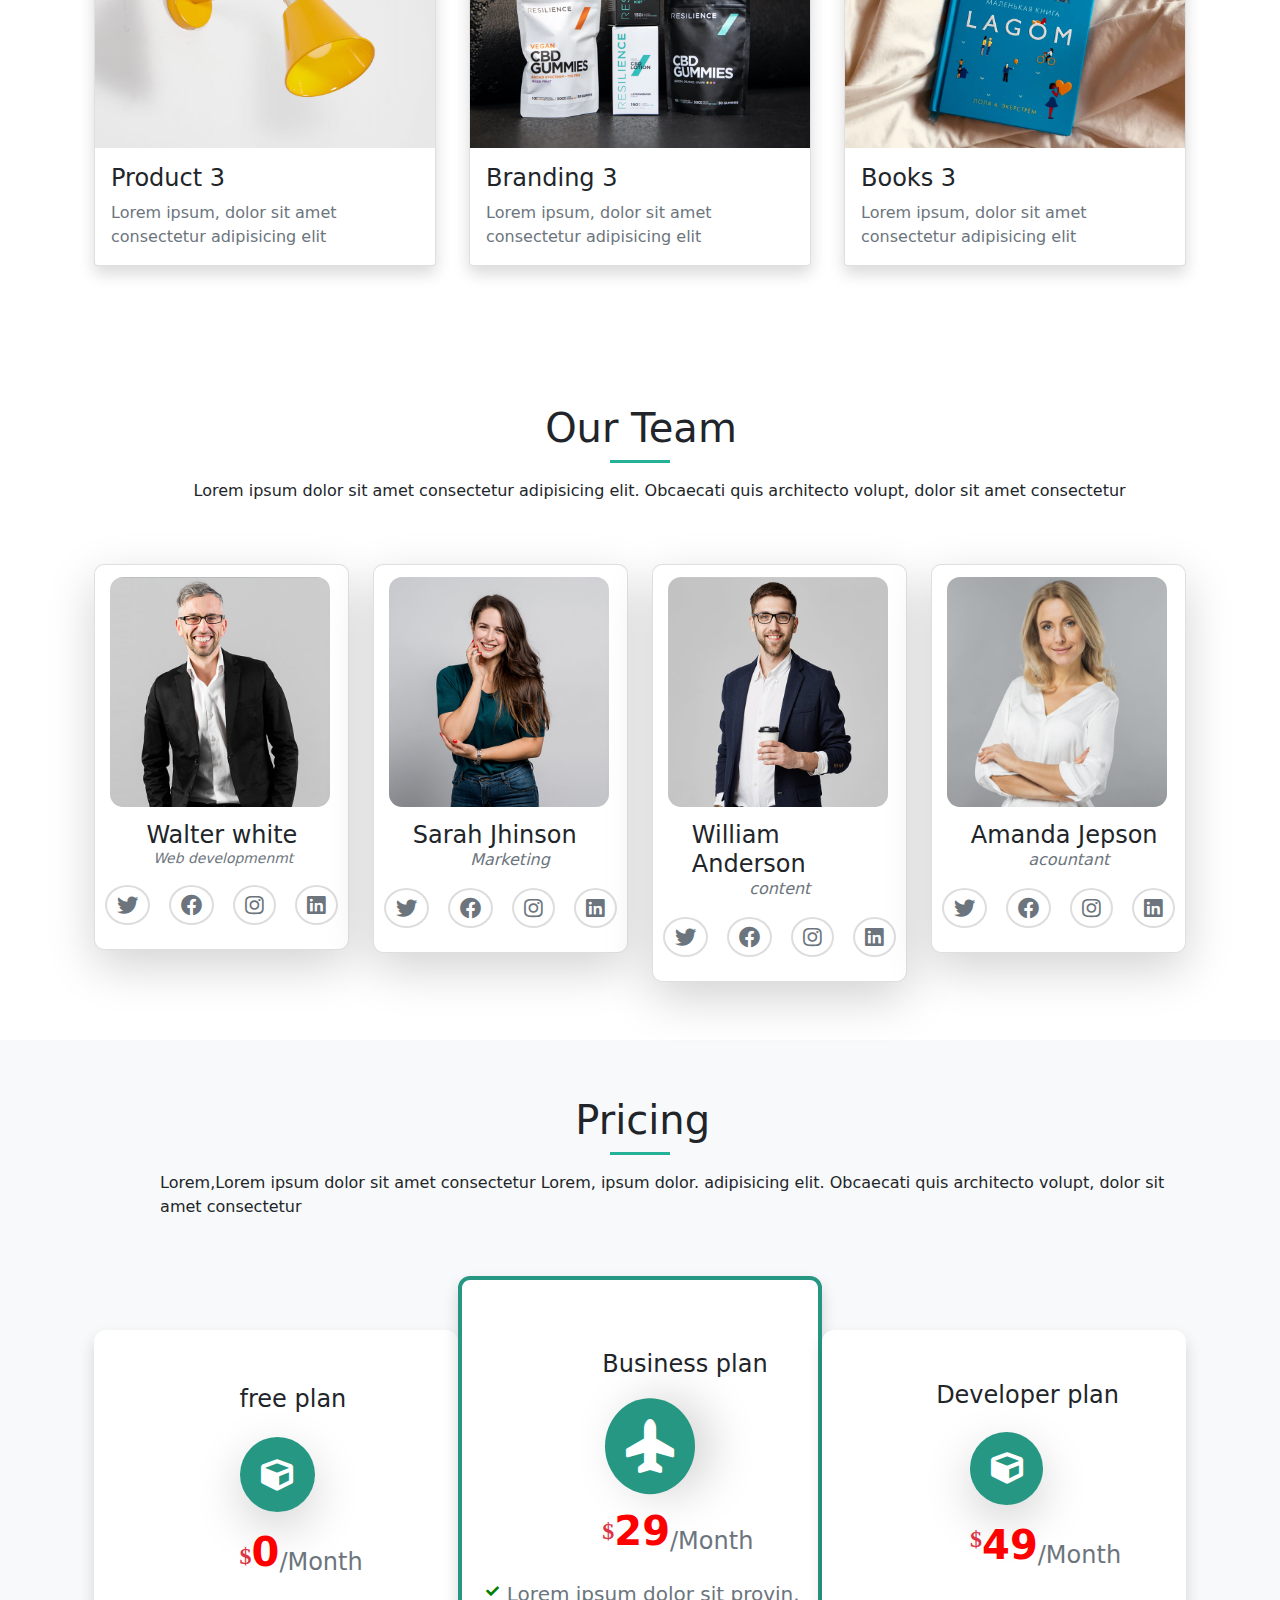
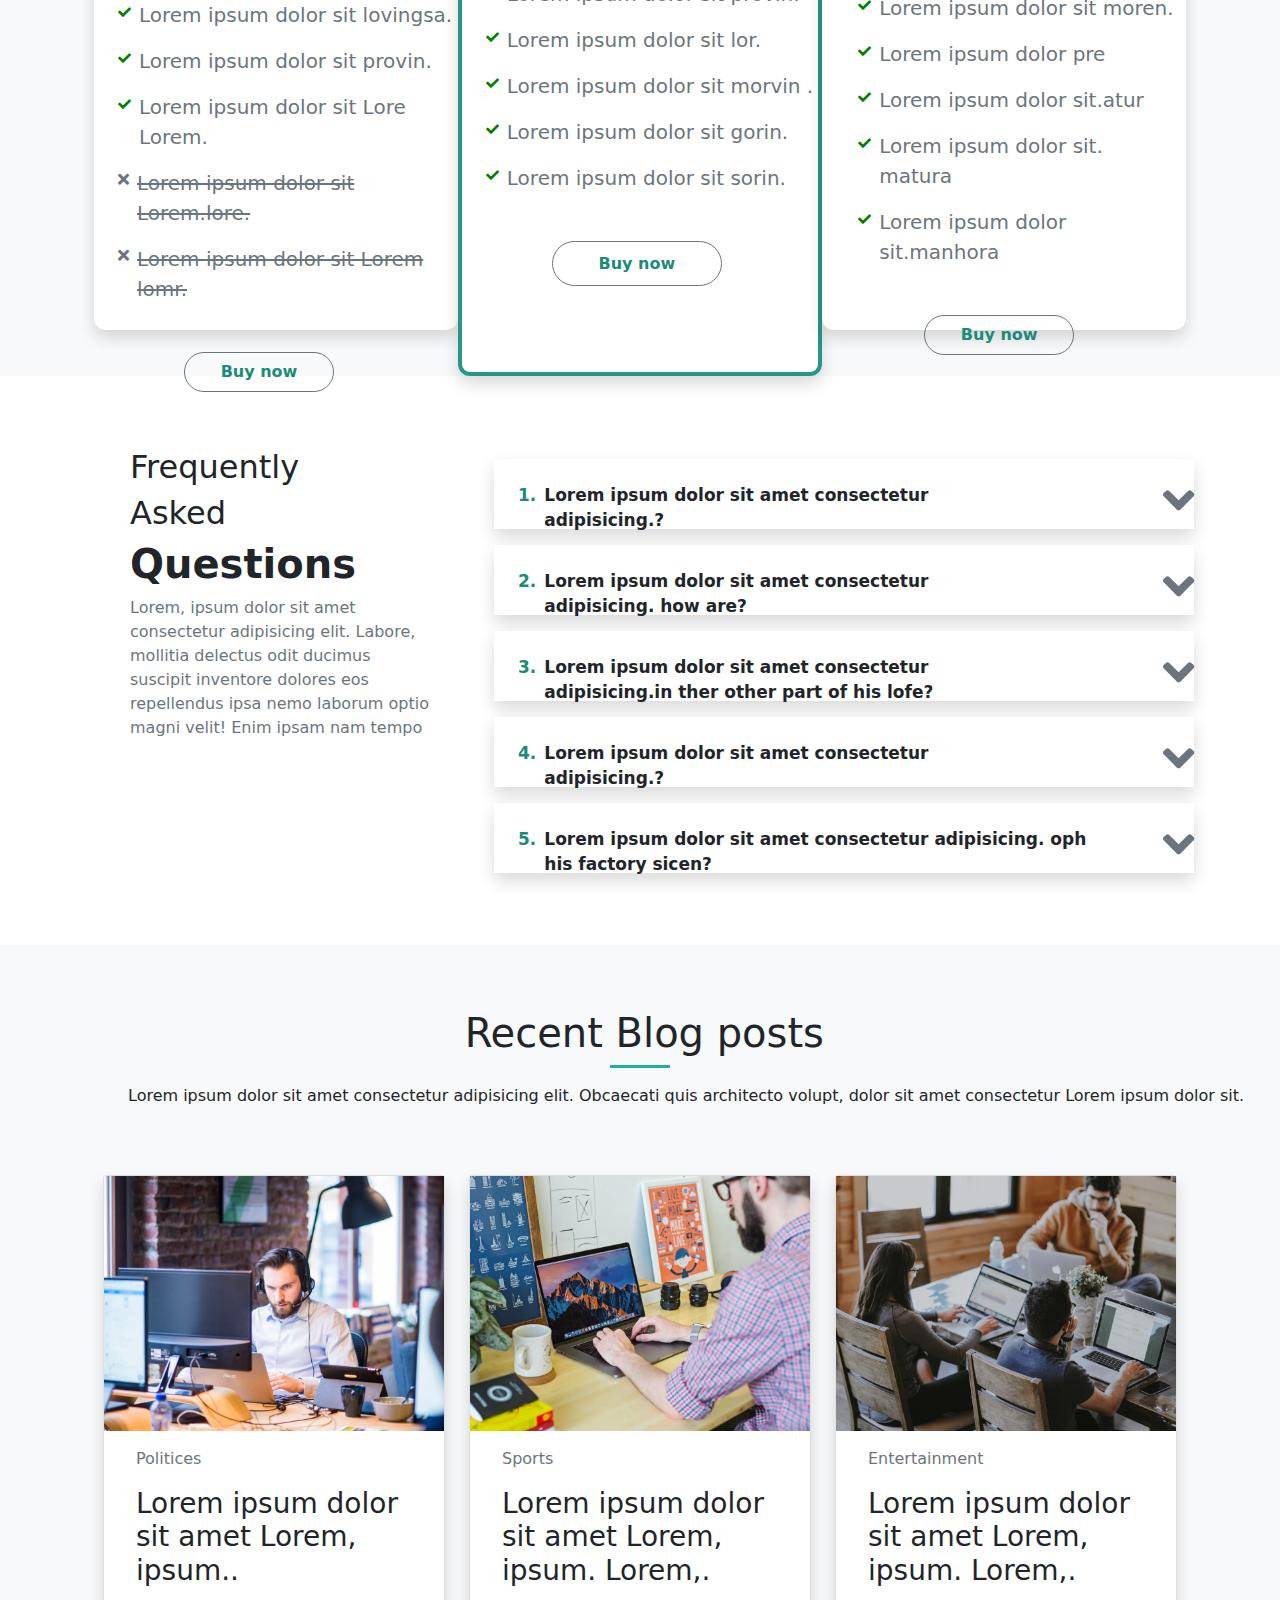
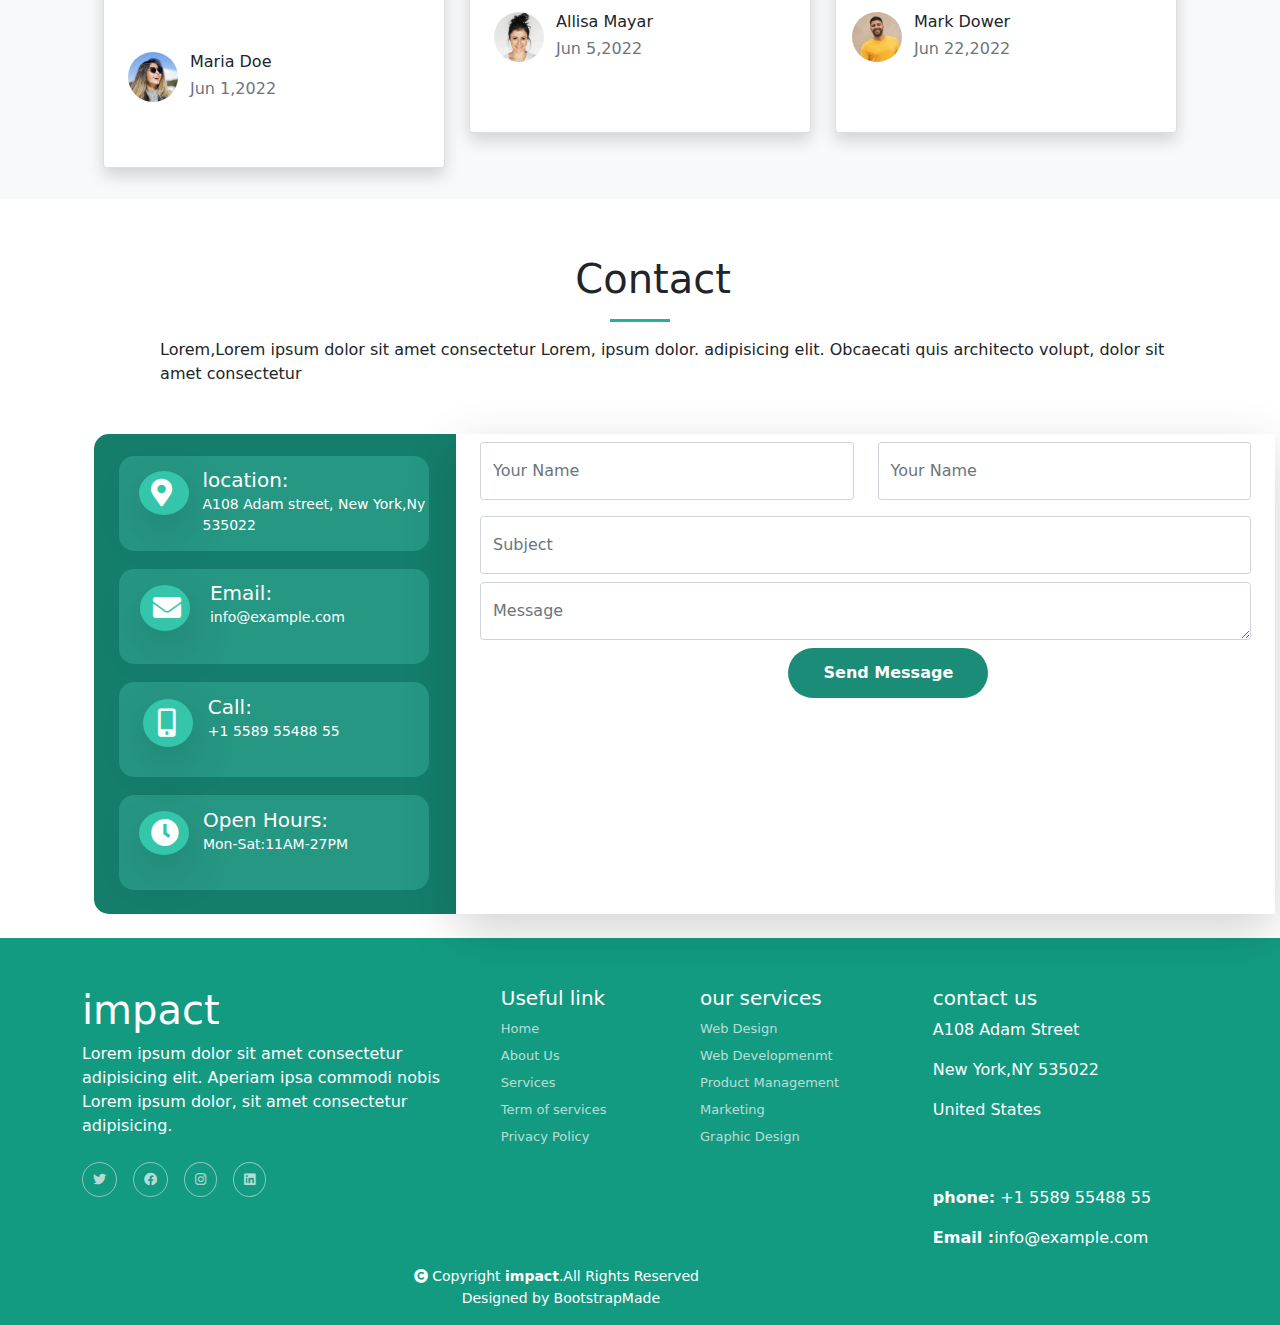
<file: project.html>
<!DOCTYPE html>
<html lang="en">
<head>
    <link rel="stylesheet" href="OwlCarousel2-2.3.4/dist/assets/owl.carousel.min.css">
    <link rel="stylesheet" href="bootstrap-5.0.2-dist/css/bootstrap.min.css">
    <link rel="stylesheet" href="icon font awesome/css/all.min.css">
  <link rel="stylesheet" href="Style.css">
    <meta charset="UTF-8">
    <meta http-equiv="X-UA-Compatible" content="IE=edge">
    <meta name="viewport">
    <title>Document</title>
    <style type="text/css">
body{
    margin: 0;
    padding: 0;
    
}
</style>
</head>
<body>
    <div>

      

            <div style="background-color: rgb(10, 130, 115);color:white;font-size: medium;font-weight: normal; font-family:Verdana, Geneva, Tahoma, sans-serif; ">

                <div class="container ">

                    <div class=" d-sm-flex d-md-flex  d-lg-flex justify-content-between " id="Home" >

                        <div class=" p-2  d-sm-flex d-md-flex  d-lg-flex justify-content-start  " > <span  class="fas fa-envelope"> <span class="ms-1">contact@example.com</span> </span><span class="ms-4 fas fa-mobile-alt"><span class="ms-1" >+1 5589 55488 55</span></span></div>
                        <div class=" p-2      d-sm-flex d-md-flex  d-lg-flex justify-content-end  ms-5 "> <span class="me-3 fab fa-twitter"></span><span class="me-3 fab fa-facebook"></span><span class="me-3 fab fa-instagram"></span><span class="me-3 fab fa-linkedin"></span> </div>

                    </div>

                </div>

            </div>

      
            
           <!-- first of biggest div of container -->

            <div class=" " style="background-color: rgb(27, 140, 119); width: 100%;" >

                <nav class="navbar navbar-expand-sm sticky-top"  >

                    <div class="container " >
                       
                        <a href="#" class="navbar-brand" ><h1 class="text-white d-flex">impact<div style="width: 4px; height:4px; background-color: red; margin-top: 27%;"></div></h1></a>
                        <button class="navbar-toggler" data-bs-toggle="collapse" data-bs-target="#collhap" type="button">
                            <span class="navbar-toggler-icon bg-dark"></span>
                        </button>
                        

                        <div class="collapse navbar-collapse justify-content-around ms-3  "  id="collhap">

                            <ul  class="nav fw-bold text-white" style="margin-left:225px; color: white;">
                                <li class="nav-item"><a href="" class="nav-link text-white ">Home <div style="width: 50px; height: 3px; background-color: red;"></div>  </a>  </li>
                                <li class="nav-item"><a href="#about" class="nav-link text-white ">About</a></li>
                                <li class="nav-item"><a href="#services" class="nav-link text-white ">Services</a></li>
                                <li class="nav-item"><a href="#portfolio" class="nav-link text-white ">Portfolio</a></li>
                                <li class="nav-item"><a href="#ourTeam" class="nav-link text-white ">Team</a></li>
                                <li class="nav-item"><a href="#blogs" class="nav-link text-white ">Blog</a></li>
                                <li class="nav-item dropdown"><a href="#" class="nav-link text-white   dropdown-toggle" data-bs-toggle="dropdown" role="button">Dropdown</a>
                                <ul class="dropdown-menu " style="background-color: rgb(27, 140, 119);">
                                    <li><a href="#" class=" text-white  dropdown-item">1</a></li>
                                    <li><a href="#" class=" text-white  dropdown-item">2</a></li>
                                    <li><a href="#" class=" text-white  dropdown-item">3</a></li>
                                </ul>
                                </li>
                                <li class="nav-item"><a href="#contact" class="nav-link text-white ">Contact</a></li>
                            </ul>
                        </div>

                    </div>
                </nav>

    
    <div  style="margin-top: 100px; min-height: 450px; position: relative;" class="container d-sm-flex d-md-flex d-lg-flex" >

    <div class="d-flex d-sm-flex d-sm-inline-block col-xm-2 col-sm-3 col-md-6 col-lg-6 text-white">
            <div>
            <h1 class="display-4 wf-bold">Welocme to impact</h1>
            Lorem ipsum dolor, sit amet consectetur adipisicing elit. Magni maiores veritatis, iure ut officiis animi!
            <div class="mt-4 d-flex">

                <button type="button" class=" btn btn-outline-light pt-3 pb-3 pe-5 ps-5 fw-bold" style=" border-radius: 50px;">Get Started</button>
                <div class="d-flex mt-3" >
                    <span class="fas fa-play-circle fa-2x ms-4 text-white "style="color:rgb(27, 140, 119); cursor: pointer;"></span><span class="ms-2  mt-1 fw-bold " style="cursor: pointer;"> Watch Video</span>
                </div>
               
            </div>
            </div>  
    </div>

        <div class="container col-ms-3 col-md-6 col-lg-12" style="width: 500px;">
        <img src="img/hero-img.svg" alt="" style="margin-top: -70px;width: 500px; margin-right: 70px;  " >  
        </div>

    </div>
    </div>

<div class="container"style="min-height: 30px;">
    <div class="row">
        <div class="col" >
            <div class="me-4 text-white me-4 d-sm-flex d-md-flex  " style="position: absolute; height: 300px;">
              
                <div  class="box shadow me-4"> <span style="" class="fas fa-tv display-5  mt-5 pt-2 ps-5 ms-4"></span> <div class="ms-auto text">
                <h4 class=" mt-3 pt-2 ms-4"> <span class=" pt-2 ms-4">Lorem ipsum</span> </h4> </div>
                </div> 

                <div  class="box shadow me-4"> <span class="fas fa-laptop-code display-5 mt-5 pt-2 pe-2  ps-5 ms-5"></span> <h4 class=" mt-3 pt-2  ms-5"><span  class=" pt-2  ms-5">Sed ut </span> <br>                <span class=" pt-2  ms-3" >perspiciatis</span>  </h4> </div>

                <div  class="box  shadow me-4 "> <span class="fas fa-map-marker-alt display-5 mt-5 ps-5 border-muted  pt-2 ms-5" ></span><h3 class="mt-3 pt-2 ms-4"><span  class=" pt-2 ms-4">Magni Dolores</span>  </h3> </div>

                <div  class="box  shadow me-4 "> <span class="fas fa-laptop-house display-5 mt-5 pt-2 ps-5 ms-5"></span> <h3 class=" pt-2 mt-3 ms-5"> <span  class="  pt-2 ms-3" >Nemo Enim</span> </h3> </div>

            </div>
        </div>
    </div>
   
</div>
                       
           

<div class="container" id="about" >
                                 <div style="margin-top:200px;">
                                <h1 class="d-4" style="text-align: center;">About Us <div style=" background-color: rgb(20, 126, 106); width:60px; height: 3px; "class=" mt-3    mb-3 mx-auto"></div></h1>

                                        <p style="text-indent: 5%;">Lorem ipsum dolor, sit amet consectetur adipisicing elit. Iste, animi tempore voluptas excepturi veritatis recusandae nam eligendi porro est aliquid.</p>
                              </div>

    <div class="d-flex mt-5">
        <div class="d-flex flex-wrap">
                                                 <h2 class="">voluptatem dignissimos provident quasi corporis</h2>
                                                          <img src="img/about.jpg" alt="" style="width: 518px; border-radius: 10px;">
                                             <div style="width: 518px;">
                                                                 <p class="mt-4">Lorem ipsum dolor sit amet consectetur adipisicing elit. Aliquam, quaerat debitis. Deserunt qu quaerat, incidunt doloribus, a iure similique dolore velit, natus error cum? Lorem ipsum dolor sit amet.</p>
                                                                  <p class="mt-2">
                                                                  Lorem ipsum dolor sit amet, consectetur adipisicing elit. Quod aspernatur possimus mollitia velit facere aliquam odit temporibus? Veritatis voluptatum, omnis quasi quibusdam dolorem dicta magnam cupiditate! Est ducimus at ullam officiis architecto molestiae quis facere autem facilis. Odio animi non, corporis voluptatum co!
                                                                   </p> 
                                             </div>
                            
          </div>






                            <div class="ms-5">

                                <div style="width: 518px;">

                                         <p style="font-style:italic ;">Lorem ipsum dolor sit  amet consectetur adipisicing elit. Expedita dolorum odio laborum  </p>

                                        <div class="d-flex" >

                                          <span class="fas fa-check-circle fa-lg me-2 mt-2"  style="color: rgb(20, 126, 106);"></span><p>Lorem ipsum dolor sit, amet consectetur adipisicing elit. Quas.</p>
                                        </div>

                                   
                                         <div class="d-flex mt-0">
                                          <span class="fas fa-check-circle fa-lg me-2 "  style="color: rgb(20, 126, 106);"></span>      <p>Lorem ipsum dolor sit, amet consectetur adipisicing eli</p>
                                         </div>
                             
                                          <div class="d-flex mt-0">

                                            <span class="fas fa-check-circle fa-lg me-2 " style="color: rgb(20, 126, 106);"></span>   <p>Lorem ipsum dolor sit, amet consectetur Lorem ipsum, dolor sit amet consectetur adipisicing elit. Vel aut cumque provident ex laboriosam facere! adipisicing elit. Quas, cumque.</p>
                                          </div>
                                

                                              <p class="mt-3 mb-4">Lorem ipsum dolor sit amet consectetur, adipisicing elit. Voluptates dolore obcaecati distinctio minus repellendus consequuntur unde assumenda quod? Reiciendis provident corrupti quis dolor consequuntur consectetur .</p>
                                  
                                             </div>
                           
                                         <div style="position: absolute;">

                                        <img src="img/about-2.jpg" alt=""style="width: 518px;height:334px; border-radius: 10px;" class="d-flex"  >
                                            <div class="child_div_for_play_btn">
                                                <span class="fas fa-play-btn player"></span>
                                            </div>
                                    </div>
<!-- 
                                         <div class="player" style="position: relative;margin-top: 33%; margin-left: 41%; ">
                                            <span class="shadow player-vid playerwin glightbox play-btn fa-fade" style="color: rgb(45, 167, 167);">   <span class=" play-btn fas fa-play-circle fa-4x fa-spin fa-beat fa-circle " style="--fa-animation-duration:5"
                                                ></span></span>
                                      
                                           </div> -->


                                           <!-- start of image of about us -->
                                           <!-- <div class="row">
                                               <div class="col-lg-6 video-box align-self-baseline" data-aos="zoom-in" data-oas-delay="100">
                                                    <img src="img/about-2.jpg" alt="" class="img-fluid">
                                                    <a href="img/about-2.jpg" class="glightbox playerwin fa-4x play-btn mb-4 fas fa-play-circle
                                                    "></a>
                                               </div>

                                           </div> -->


                                           <!-- end of image of about us -->



                                     
                                  <div> 
                                      
                              </div>
           

          
         </div>

 </div>




<!-- first and main container -->
<div class=" container"  style=" height: 400px; margin-top: 10%;" >
    <!-- the block div -->

    
<!-- the inner divs -->
                         <div class="d-flex justify-content-between ">
                    <div><img style="width: 80px;" src="./img/clients/client-3.png" alt=""></div>
                    <div><img style="width: 80px;"  src="img/clients/client-4.png" alt=""></div>
                    <div><img style="width: 80px;" src="img/clients/client-5.png" alt=""></div>
                    <div><img style="width: 80px;" src="img/clients/client-6.png" alt=""></div>
                    <div><img style="width: 80px;" src="img/clients/client-7.png" alt=""></div>
                    <div><img style="width: 80px;" src="img/clients/client-8.png" alt=""></div>
                        </div>
    <!-- the end of inner divs -->


    <!-- the inner container of two both divs -->
    <div class="d-flex mt-5">

<!-- one d-flex div -->
                                        <div class="d-flex"><img src="img/stats-img.svg" style="width: 550px;" alt=""></div>

<!-- another d-flex div -->
            <div class="d-block ms-3">
    <!-- firs right div and conter -->
                    <div class="d-flex">
                                <h1 class="d-flex wf-blod mt-1" style="color: rgb(20, 126, 106); ">232</h1>
                                <span class="wf-blod ms-4 mt-3"><b >Happy Clients</b>  consectetur quae diredo para mesta </span>
                    </div>
                             <hr class="mx-auto "  style="width: 540px; height: 1px; background-color: gray;">

        

    <!-- second right div and conter -->
                                <div class="d-flex">
                                <h1 class="d-felx wf-blod mt-1" style="color: rgb(20, 126, 106); ">232</h1>
                                <span class="wf-blod ms-4 mt-3"><b >Happy Clients</b>  consectetur quae diredo para mesta </span>
                                </div>
                                <hr class="mx-auto "  style="width: 540px; height: 1px; background-color: gray;">


    <!-- tirht right div and conter -->
                    <div class="d-flex ">
                    <h1 class="d-felx wf-blod mt-1" style="color: rgb(20, 126, 106); ">232</h1>
                     <span class="wf-blod ms-4 mt-3"><b >Happy Clients</b>  consectetur quae diredo para mesta </span>
                     </div>
                     <hr class="mx-auto "  style="width: 540px; height: 1px; background-color: gray;">

            </div>  

     </div>

<!-- main image div container -->
<div class="container" style="height:600px" >
<!-- inner div with background image -->
    <div id="picture" class=" container text-white" style="position: relative;">
        
        <!-- div for buttons and texts -->
        <div style="position: absolute; margin-top: 15%; z-index:1; ">

            <!-- to set the icon  player  -->
            <div class="player" style="position: absolute;; margin-left: 48%; margin-top:-80px;">
                <span class=" player-vid  fas fa-play-circle fa-4x shadow  " style="color: rgb(37, 165, 141); text-decoration-color: honeydew;"></span>
            </div>

            <!-- it is buttons with it`s paragraphs -->
            <h3 class="fw-bold" style="margin-left: 40%; margin-top: 2%; font-family:monospace">Call to Action</h3>
            <p class="ms-5  wf-bold" style="margin-top: 2%; font-weight: bold;" >Lorem, ipsum dolor sit amet consectetur adipisicing elit. Omnis provident adipisci harum neque fugit, veritatis nisi reruexpedita</p>
            <p class="ms-4 wf-bold" style="margin-left:30px;margin-top: -2%; text-indent: 25%; font-weight:bold;">Lorem ipsum dolor sit amet, consectetur adipisicing elit. Ullam corrupti quaerat.</p>
            

              <button type="button" class=" btn btn-outline-light  pt-3 pb-3 pe-5 ps-5 fw-bold" style=" border-radius: 50px; margin-left: 40%; width: 250px; margin-top: 2%;border-width:medium;">Call to Action</button>
        </div>
<!-- end of div for buttons  -->

    </div>
    <!-- end of background image and inner div        -->

    
</div>
<!-- end fo main continer image div -->

</div>
</div>



<!-- simple div body for boxes -->
<div id="services" class="bg-light" style=" position: static; margin-top: 45%; height: max-content;">

<!-- start of the servicess part div -->
<div class="container">

<!-- start of the thr firs bio div -->
            <div style="margin-left: 10%; padding-top: 5%;">
            <h1 class="" style="margin-left: 35%;">Our Services </h1>
            </div>
            <div style="width: 60px; height: 3px; background-color: rgb(37, 177, 151);"  class=" mt-2 mx-auto"></div>
            <div class="mt-3">
                <p style="margin-left:10%;">Lorem ipsum dolor sit amet consectetur adipisicing elit. Obcaecati quis architecto volupt, dolor sit amet consectetur adipisicing elit. ab rem</p>
            </div>
           
            
<!-- end of the thr firs bio div -->


<!-- start of the interior d-flex div for all other small dives -->
    
<div>

<!-- in the inerrior div i made two ineror else div width display block -->

<!-- first block div -->
            <div class="d-flex justify-content-between" style="margin-top: -5%;">

 <!-- first div -->
            <div class="pad-box shadow-lg bg-white">
                <div class="container">
                        <div class="mt-5 ms-3"><span class="fab fa-skyatlas fa-3x" style="position: relative; z-index: 2;"></span> <div class="d-flex bg-light" style="z-index:1; position:absolute;width:55px; height:55px; border-radius: 50px; margin-top: -5%; margin-left: 2%;" ></div></div>
                        <div class="mt-4 ms-3"> <h4 class="fw-bold">Nescuint Mete</h4>
                        <hr style="width: 160px; height: 3px;" class="text-muted">
                        </div>
                        <div class="ms-3">Lorem ipsum Lorem ipsum dolor sit amet consectetur adipisicing elit. Lorem, ipsum dolor. dolor sit amet consectetur adipisicing elit. Magnam, enim!</div>
                        <div class="ms-3 mt-3 d-flex" style="color:rgb(37, 177, 151);"><h6>Read more</h6><span class="fas fa-arrow-right mt-1 ms-1 fa-sm"></span></div>
                </div>  
               
            </div>
            
 <!-- second div -->
            <div class="pad-box shadow-lg bg-white">
            
                <div class="container">
                    <div class="mt-5 ms-3"><span class="fas fa-podcast fa-3x"style="position: relative; z-index: 2;"></span><div class="d-flex bg-light" style="z-index:1; position:absolute;width:55px; height:55px; border-radius: 50px; margin-top: -5%; margin-left: 2%;" ></div></div>
                        <div class="mt-4 ms-3"> <h4 class="fw-bold">Eosle commodi</h4>
                        <hr style="width: 160px; height: 3px;" class="text-muted">
                        </div>
                        <div class="ms-3">Lorem ipsum Lorem ipsum dolor sit amet consectetur adipisicing elit. Lorem, ipsum dolor. dolor sit amet consectetur adipisicing elit. Magnam, enim!</div>
                        <div class="ms-3 mt-3 d-flex" style="color:rgb(37, 177, 151);"><h6>Read more</h6><span class="fas fa-arrow-right mt-1 ms-1 fa-sm"></span></div>
                 </div>  

            </div>
            
 <!-- thirth div -->
            <div class="pad-box shadow-lg bg-white">
                <div class="container">
                    <div class="mt-5 ms-3"><span class="fas fa-tv fa-3x" style="position: relative; z-index: 2;"></span><div class="d-flex bg-light" style="z-index:1; position:absolute;width:55px; height:55px; border-radius: 50px; margin-top: -5%; margin-left: 2%;" ></div></div>
                        <div class="mt-4 ms-3"> <h4 class="fw-bold">ledo Markt</h4>
                        <hr style="width: 160px; height: 3px;" class="text-muted">
                        </div>
                        <div class="ms-3">Lorem ipsum Lorem ipsum dolor sit amet consectetur adipisicing elit. Lorem, ipsum dolor. dolor sit amet consectetur adipisicing elit. Magnam, enim!</div>
                        <div class="ms-3 mt-3 d-flex" style="color:rgb(37, 177, 151);"><h6>Read more</h6><span class="fas fa-arrow-right mt-1 ms-1 fa-sm"></span></div>
                </div>  
            </div>
     </div>
<!-- first block div -->



<!-- second block div -->
<div class="d-flex justify-content-between" style="margin-top: -7%;">
    
   
 <!-- fourth div -->
 <div class="pad-box shadow-lg bg-white">
    <div class="container">
        <div class="mt-5 ms-3"><span class="fab  fa-codepen fa-3x" style="position: relative; z-index: 2;"></span><div class="d-flex bg-light" style="z-index:1; position:absolute;width:55px; height:55px; border-radius: 50px; margin-top: -5%; margin-left: 2%;" ></div></div>
                        <div class="mt-4 ms-3"> <h4 class="fw-bold">Asperiores commodit</h4>
                        <hr style="width: 160px; height: 3px;" class="text-muted">
                        </div>
                        <div class="ms-3">Lorem ipsum Lorem ipsum dolor sit amet consectetur adipisicing elit. Lorem, ipsum dolor. dolor sit amet consectetur adipisicing elit. Magnam, enim!</div>
                        <div class="ms-3 mt-3 d-flex" style="color:rgb(37, 177, 151);"><h6>Read more</h6><span class="fas fa-arrow-right mt-1 ms-1 fa-sm"></span></div>
    </div>  
 </div>
 
 
 <!-- fifth div -->
 <div class="pad-box shadow-lg bg-white">
    <div class="container">
        <div class="mt-5 ms-3"><span class="fab fa-gg-circle fa-3x" style="position: relative; z-index: 2;"></span><div class="d-flex bg-light" style="z-index:1; position:absolute;width:55px; height:55px; border-radius: 50px; margin-top: -5%; margin-left: 2%;" ></div></div>
        <div class="mt-4 ms-3"> <h4 class="fw-bold">Velit Doloremque</h4>
        <hr style="width: 160px; height: 3px;" class="text-muted">
        </div>
        <div class="ms-3">Lorem ipsum Lorem ipsum dolor sit amet consectetur adipisicing elit. Lorem, ipsum dolor. dolor sit amet consectetur adipisicing elit. Magnam, enim!</div>
        <div class="ms-3 mt-3 d-flex" style="color:rgb(37, 177, 151);"><h6>Read more</h6><span class="fas fa-arrow-right mt-1 ms-1 fa-sm"></span></div>
    </div>  
 </div>


 <!-- sixth div -->
 <div class="pad-box shadow-lg bg-white">
    <div class="container">
        <div class="mt-5 ms-3"><span class=" far fa-comment fa-3x" style="position: relative; z-index: 2;"></span><div class="d-flex bg-light" style="z-index:1; position:absolute;width:55px; height:55px; border-radius: 50px; margin-top: -5%; margin-left: 2%;" ></div></div>
        <div class="mt-4 ms-3"> <h4 class="fw-bold"> Dolori Archticto</h4>
        <hr style="width: 160px; height: 3px;" class="text-muted">
        </div>
        <div class="ms-3">Lorem ipsum Lorem ipsum dolor sit amet consectetur adipisicing elit. Lorem, ipsum dolor. dolor sit amet consectetur adipisicing elit. Magnam, enim!</div>
        <div class="ms-3 mt-3 d-flex" style="color:rgb(37, 177, 151);"><h6>Read more</h6><span class="fas fa-arrow-right mt-1 ms-1 fa-sm"></span></div>
    </div>  
</div>


</div>
<!--end of second block div -->

   
</div>
<!-- end  of the interior d-flex div for all other small dives -->
<br><br>
<br><br>

</div>
<!-- end of the servicess part div -->



<!-- start of the Testimonials div  -->
<div class="bg-white">
    <!-- start  of the first bio or h1 tistimonal part -->
            <div style="margin-left: 10%; padding-top: 5%;">
            <h1 class="" style="margin-left: 35%;">Testimonials </h1>
            </div>
            <div style="width: 60px; height: 3px; background-color: rgb(37, 177, 151);"  class=" mt-2 mx-auto"></div>
            <div class="mt-3">
            <p style="margin-left:10%;">Lorem ipsum dolor sit amet consectetur adipisicing elit. Obcaecati quis architecto volupt, dolor sit amet consectetur adipisicing elit. ab rem</p>
            </div>   

            <!-- main div start -->
                <div class="d-flex container justify-content-around">

                    <!-- first div -->
            <div class="testiomnial-box shadow bg-white">
                <div class="container ">
                    <div class="d-flex">

                        <div class="mt-5 ms-3 d-flex"><div><img id="img_testimonial" src="./img/testimonials/testimonials-4.jpg"></div> 
                        
                           <div class="container">
                                <div id="bio_img_next"><h4 class="fw-bold">Matt Brandon</h4></div>
                                 <div><h6 class="text-muted">freelencer</h6></div>
                                      <div>
                                             <span class="fas fa-star text-warning"></span>
                                             <span class="fas fa-star text-warning"></span>
                                             <span class="fas fa-star text-warning"></span>
                                             <span class="fas fa-star text-warning"></span>
                                             <span class="fas fa-star text-warning"></span>
                                     </div>
                            </div>

                      </div>
                 </div>
                       
    
                        <div class="ms-3 mt-5" style="text-indent:3%"> <span class="fas fa-quote-left me-2" style="color:rgb(37, 177, 151);"></span> Lorem ipsum Lorem ipsum dolor sit amet consectetur adipisicing elit. Lorem, ipsum dolor. dolor sit amet consectetur adipisicing elit. Magnnmkdolor <span class="fas fa-quote-right ms-2" style="color:rgb(37, 177, 151);"></span></div>
                </div>  
               
            </div>
            
 <!-- second div -->
            <div id="middle-box" class="testiomnial-box  shadow bg-white">
            
                <div class="container ">
                    <div class="d-flex">

                        <div class="mt-5 ms-3 d-flex"><div><img id="img_testimonial" src="./img/testimonials/testimonials-5.jpg"></div> 
                        
                           <div class="container">
                                <div id="bio_img_next"><h4 class="fw-bold">Johan Larson</h4></div>
                                 <div><h6 class="text-muted">Entreprenure</h6></div>
                                      <div>
                                             <span class="fas fa-star text-warning"></span>
                                             <span class="fas fa-star text-warning"></span>
                                             <span class="fas fa-star text-warning"></span>
                                             <span class="fas fa-star text-warning"></span>
                                             <span class="fas fa-star text-warning"></span>
                                     </div>
                            </div>

                      </div>
                 </div>
                       
    
                        <div class="ms-3 mt-5" style="text-indent:3%"> <span class="fas fa-quote-left me-2" style="color:rgb(37, 177, 151);"></span> Lorem ipsum Lorem ipsum dolor sit amet consectetur adipisicing elit. Lorem, ipsum dolor. dolor sit amet consectetur adipisicing elit. Magnnmkdolor <span class="fas fa-quote-right ms-2" style="color:rgb(37, 177, 151);"></span></div>
                </div>  

            </div>
            
 <!-- thirth div -->
            <div class="testiomnial-box  shadow bg-white">
                <div class="container ">
                    <div class="d-flex">

                        <div class="mt-5 ms-3 d-flex"><div><img id="img_testimonial" src="./img/testimonials/testimonials-1.jpg"></div> 
                        
                           <div class="container">
                                <div id="bio_img_next"><h5 class="fw-bold">Sauol Goodman</h5></div>
                                 <div><h6 class="text-muted">Ceo & Founder</h6></div>
                                      <div>
                                             <span class="fas fa-star text-warning"></span>
                                             <span class="fas fa-star text-warning"></span>
                                             <span class="fas fa-star text-warning"></span>
                                             <span class="fas fa-star text-warning"></span>
                                             <span class="fas fa-star text-warning"></span>
                                     </div>
                            </div>

                      </div>
                 </div>
                       
    
                        <div class="ms-3 mt-5" style="text-indent:3%"> <span class="fas fa-quote-left me-2" style="color:rgb(37, 177, 151);"></span> Lorem ipsum Lorem ipsum dolor sit amet consectetur adipisicing elit. Lorem, ipsum dolor. dolor sit amet consectetur adipisicing elit. Magnnmkdolor <span class="fas fa-quote-right ms-2" style="color:rgb(37, 177, 151);"></span></div>
                </div>  
            </div>
            <!-- end of thirth div -->
     </div>
<!-- end of the main div -->
<br>
<br>
<br>
<div class="row">
    <div class=" col-12 ">
        <div class="owl-carousel owl-theme">
      
    
        </div>
    </div>

</div>


              
<!-- <div class="d-flex">
    <div class="mx-auto " style="margin-top: -30px;">
        <span class="fas fa-circle fa-sm" style=" color: rgba(221, 221, 221, 0.87);"></span>
<span class="fas fa-circle fa-sm " style=" color:rgba(221, 221, 221, 0.87);"></span>
<span class="fas fa-circle fa-sm" style="color: rgb(37, 177, 151);"></span>
<span class="fas fa-circle fa-sm" style=" color: rgba(221, 221, 221, 0.87);"></span>
    </div> -->

</div>
<br>
<br>
<br>
</div>
<!-- end of the Testimonials -->

<!-- start of portfolio -->
<div>

<!-- start of the container div -->
<div class="container ">
    <!-- first Bio div -->
    <div style="margin-left: 10%; padding-top: 5%;">
        <h1 class="" style="margin-left: 35%;" id="portfolio">Portfolio </h1>
        </div>
        <div style="width: 60px; height: 3px; background-color: rgb(37, 177, 151);"  class=" mt-2 mx-auto"></div>
        <div class="mt-3">
        <p style="margin-left:10%;">Lorem ipsum dolor sit amet consectetur adipisicing elit. Obcaecati quis architecto volupt, dolor sit amet consectetur adipisicing elit. ab rem</p>
        </div>
        <!-- end of the first Bio -->

        <!-- navbar at top of the div    -->
            <div class="d-flex  mt-5 ">
                <ul class="nav mx-auto ">
                    <li class="nav-item"> <a href="" class="nav-link "> <h5 style="color: rgb(37, 177, 151);">All</h5> </a> </li>
                    <li class="nav-item"> <a href="" class="nav-link "><h5 class="text-muted">APP</h5></a> </li>
                    <li class="nav-item"> <a href="" class="nav-link "><h5 class="text-muted">product</h5></a> </li>
                    <li class="nav-item"> <a href="" class="nav-link "><h5 class="text-muted">Branding</h5></a> </li>
                    <li class="nav-item"> <a href="" class="nav-link "><h5 class="text-muted">Books</h5></a> </li>
                </ul>
                </nav>
            </div>
            <!-- end of navbar div -->

    
            




            <div>

                <!-- in the inerrior div i made two ineror else div width display block -->
                
                <!-- first block div -->
                            <div class="d-flex justify-content-between" style="margin-top: -5%;">
                
                 <!-- first div -->
                            <div class="card-box">
                                <div class="container ">
                                    <div class="card shadow">
                                        <img src="img/portfolio/app-1.jpg" alt="" id="app1" >
    
                                        <div class="card-body">
                                            <h4>App 1</h4>
                                            <p class="card-text text-muted">Lorem ipsum, dolor sit amet consectetur adipisicing elit</p>
                                        </div>
    
                                    </div>
    
                                </div>
                               
                            </div>
                            
                 <!-- second div -->
                 <div class="card-box">
                    <div class="container ">
                        <div class="card shadow">
                            <img src="img/portfolio/product-1.jpg" alt="" >

                            <div class="card-body">
                                <h4>product 1</h4>
                                <p class="card-text text-muted">Lorem ipsum, dolor sit amet consectetur adipisicing elit</p>
                            </div>

                        </div>

                    </div>
                   
                </div>
                            
                 <!-- thirth div -->
                 <div class="card-box">
                    <div class="container ">
                        <div class="card shadow">
                            <img src="img/portfolio/branding-1.jpg" alt="" >

                            <div class="card-body">
                                <h4>Branding 1</h4>
                                <p class="card-text text-muted">Lorem ipsum, dolor sit amet consectetur adipisicing elit</p>
                            </div>

                        </div>

                    </div>
                   
                </div>
                     </div>
                <!-- end of first block div -->
                
                
                
                <!-- second block div -->
                <div class="d-flex justify-content-between" style="margin-top: -5.5%;">
                    
                   
                 <!-- fourth div -->
                 <div class="card-box">
                    <div class="container ">
                        <div class="card shadow">
                            <img src="img/portfolio/books-1.jpg" alt="" >

                            <div class="card-body">
                                <h4>Books 1</h4>
                                <p class="card-text text-muted">Lorem ipsum, dolor sit amet consectetur adipisicing elit</p>
                            </div>

                        </div>

                    </div>
                   
                </div>
                 
                 <!-- fifth div -->
                 <div class="card-box">
                    <div class="container ">
                        <div class="card shadow">
                            <img src="img/portfolio/app-2.jpg" alt="" id="app2" >

                            <div class="card-body">
                                <h4>App 2</h4>
                                <p class="card-text text-muted">Lorem ipsum, dolor sit amet consectetur adipisicing elit</p>
                            </div>

                        </div>

                    </div>
                   
                </div>
                 <!-- sixth div -->
                 <div class="card-box">
                    <div class="container ">
                        <div class="card shadow">
                            <img src="img/portfolio/product-2.jpg" alt="" >

                            <div class="card-body">
                                <h4>product 2</h4>
                                <p class="card-text text-muted">Lorem ipsum, dolor sit amet consectetur adipisicing elit</p>
                            </div>

                        </div>

                    </div>
                   
                </div>
                   
                </div>
                <!--end of second block div -->
                


 
                <!-- thirth block div -->
                <div class="d-flex justify-content-between" style="margin-top: -5.5%;">
                    
                   
                    <!-- seventh div -->
                    <div class="card-box">
                                <div class="container ">
                                    <div class="card shadow">
                                        <img src="img/portfolio/branding-2.jpg" alt="" >
    
                                        <div class="card-body">
                                            <h4>Branding 2</h4>
                                            <p class="card-text text-muted">Lorem ipsum, dolor sit amet consectetur adipisicing elit</p>
                                        </div>
    
                                    </div>
    
                                </div>
                               
                     </div>
                    
                    
                    <!-- eight div -->
                    <div class="card-box">
                        <div class="container ">
                            <div class="card shadow">
                                <img src="img/portfolio/books-2.jpg" alt="" >

                                <div class="card-body">
                                    <h4>Books 2</h4>
                                    <p class="card-text text-muted">Lorem ipsum, dolor sit amet consectetur adipisicing elit</p>
                                </div>

                            </div>

                        </div>
                       
             </div>
                   
                   
                    <!-- ninth div -->
                    <div class="card-box">
                        <div class="container ">
                            <div class="card shadow">
                                <img src="img/portfolio/app-3.jpg" alt="" id="app3" >

                                <div class="card-body">
                                    <h4>App 3</h4>
                                    <p class="card-text text-muted">Lorem ipsum, dolor sit amet consectetur adipisicing elit</p>
                                </div>

                            </div>

                        </div>
                       
                    </div>
                   
                   
                   </div>
                   <!--end of thith block div -->
                   


 <!-- fourth block div -->
 <div class="d-flex justify-content-between" style="margin-top: -5.5%;">
                    
                   
    <!-- tenth div -->
    <div class="card-box">
                <div class="container ">
                    <div class="card shadow">
                        <img src="img/portfolio/product-3.jpg" alt="" >

                        <div class="card-body">
                            <h4>Product 3</h4>
                            <p class="card-text text-muted">Lorem ipsum, dolor sit amet consectetur adipisicing elit</p>
                        </div>

                    </div>

                </div>
               
     </div>
    
    
    <!-- eleventh div -->
    <div class="card-box">
        <div class="container ">
            <div class="card shadow">
                <img src="img/portfolio/branding-3.jpg" alt="" >

                <div class="card-body">
                    <h4>Branding 3</h4>
                    <p class="card-text text-muted">Lorem ipsum, dolor sit amet consectetur adipisicing elit</p>
                </div>

            </div>

        </div>
       
</div>
   
   
    <!-- towelth div -->
    <div class="card-box">
        <div class="container ">
            <div class="card shadow">
                <img src="img/portfolio/books-3.jpg" alt="" >

                <div class="card-body">
                    <h4>Books 3</h4>
                    <p class="card-text text-muted">Lorem ipsum, dolor sit amet consectetur adipisicing elit</p>
                </div>

            </div>

        </div>
       
    </div>
   
   
   </div>
   <!--end of fourth block div -->
   

                </div>
                <!-- end  of the interior d-flex div for -->

    </div>                 
     <!-- end of container div --> 
</div>
<!-- end of portfolio -->
<br>
<br>
<br>
<br>
<!-- start div for our team -->
<div class="bg-white">
    <!-- start of the container -->
        <div class="container">
             <!-- first Bio div -->
          <div style="margin-left: 10%; padding-top: 5%;">
              <h1 class="" style="margin-left: 35%;" id="ourTeam">Our Team</h1>
          </div>
         <div style="width: 60px; height: 3px; background-color: rgb(37, 177, 151);"  class=" mt-2 mx-auto"></div>
         <div class="mt-3">
         <p style="margin-left:10%;">Lorem ipsum dolor sit amet consectetur adipisicing elit. Obcaecati quis architecto volupt, dolor sit amet consectetur </p>
         </div>
        <!-- end of the first Bio -->

         
          <!-- first block div -->
          <div class="d-flex justify-content-between" style="margin-top: -5%;">
                
            <!-- first div -->
                       <div class="card-box-team">
                           <div class="container ">
                               <div class="card shadow-lg card-content">
                                   <img src="./img/team/team-1.jpg" alt=""  class="img-narrow" >

                                   <div class="card-body card-bod" style="margin-left: 14%;">
                                       <h4>Walter white</h4>
                                   </div>
                                    <!-- text for card body -->
                       <p class="  card-text card-tex text-muted " style="margin-left: 23%; font-size:87%; font-style: italic;">Web developmenmt</p>
                       <!-- end of text for text body --> 
                       <!-- start div for font awesome icons -->
                       <div class="d-flex justify-content-around text-muted">
                        <span class="fab fa-twitter fa-lg icons"></span>
                        <span class="fab fa-facebook fa-lg icons"></span>
                        <span class="fab fa-instagram fa-lg icons"></span>
                        <span class="fab fa-linkedin fa-lg icons"></span>
                       </div>
                       <br>
                       <!-- end div for font awesome div -->


                               </div>

                           </div>
                          
                       </div>
                       
            <!-- second div -->
            <div class="card-box-team">
               <div class="container ">
                   <div class="card shadow-lg card-content">
                       <img src="img/./team/team-2.jpg" alt=""  class="img-narrow" >

                       <div class="card-body card-bod">
                           <h4>Sarah Jhinson</h4>
                       </div>
                        <!-- text for card body -->
                        <p class="  card-text card-tex text-muted">Marketing</p>
                        <!-- end of text for text body --> 
                        <!-- start div for font awesome icons -->
                        <div class="d-flex justify-content-around text-muted">
                         <span class="fab fa-twitter fa-lg icons"></span>
                         <span class="fab fa-facebook fa-lg icons"></span>
                         <span class="fab fa-instagram fa-lg icons"></span>
                         <span class="fab fa-linkedin fa-lg icons"></span>
                        </div>
                        <br>
                        <!-- end div for font awesome div -->
 

                   </div>

               </div>
              
           </div>
                       
            <!-- thirth div -->
            <div class="card-box-team">
               <div class="container ">
                   <div class="card shadow-lg card-content">
                       <img src="img/./team/team-3.jpg" alt=""  class="img-narrow" >

                       <div class="card-body card-bod" style="">
                           <h4>William Anderson</h4>
                       </div>
                        <!-- text for card body -->
                        <p class="  card-text card-tex text-muted">content</p>
                        <!-- end of text for text body --> 
                        <!-- start div for font awesome icons -->
                        <div class="d-flex justify-content-around text-muted">
                         <span class="fab fa-twitter fa-lg icons"></span>
                         <span class="fab fa-facebook fa-lg icons"></span>
                         <span class="fab fa-instagram fa-lg icons"></span>
                         <span class="fab fa-linkedin fa-lg icons"></span>
                        </div>
                        <br>
                        <!-- end div for font awesome div -->
 
                   </div>

               </div>
              
           </div>
           <!-- end of thirth div -->
            <!-- start of fourth div -->
            <div class="card-box-team">
               <div class="container ">
                   <div class="card shadow-lg card-content">
                       <img src="img/./team/team-4.jpg" alt="" class="img-narrow" >

                       <div class="card-body card-bod card-bod style=" margin-left: 15%;">
                           <h4 class="">Amanda Jepson</h4>
                       </div>
                       <!-- text for card body -->
                       <p class="  card-text card-tex text-muted">acountant</p>
                       <!-- end of text for text body --> 
                       <!-- start div for font awesome icons -->
                       <div class="d-flex justify-content-around text-muted">
                        <span class="fab fa-twitter fa-lg icons"></span>
                        <span class="fab fa-facebook fa-lg icons"></span>
                        <span class="fab fa-instagram fa-lg icons"></span>
                        <span class="fab fa-linkedin fa-lg icons"></span>
                       </div>
                       <br>
                       <!-- end div for font awesome div -->

                   </div>

               </div>
              
           </div>
           <!-- end of fourth div -->
                </div>
           <!-- end of first block div -->
           




        </div>
    <!-- end  of the container -->
    <br>
    <br>
    <br>
    <br>

</div>
<!-- end of div for our team -->

<!-- start of div for pricing -->
<div class="bg-light">
    <!-- start div for pricing container -->
    <div class="container" id="pricing">
        
            <!-- first Bio div -->
         <div style="margin-left: 10%; padding-top: 5%;">
             <h1 class="" style="margin-left: 38%;" id="ourTeam">Pricing</h1>
         </div>
        <div style="width: 60px; height: 3px; background-color: rgb(37, 177, 151);"  class=" mt-2 mx-auto"></div>
        <div class="mt-3">
        <p style="margin-left:7%;"> Lorem,Lorem ipsum dolor sit  amet consectetur Lorem, ipsum dolor. adipisicing elit. Obcaecati quis architecto volupt, dolor sit amet consectetur </p>
        </div>
       <!-- end of the first Bio -->

        <!-- start of block div -->
        <div>
            <!-- start of  container div -->
            <div class="container d-flex " style="margin-top: 10%;">
                <!-- start of the first div -->
                    <div class="d-flex shadow plane bg-white">
                        
                        <div class="">
                            <div style="width: 100%; margin-left: 40%; margin-top: 15%;"><h4>free plan</h4></div>

                            <div style="margin-left: 40%; margin-top: 5%;">
                               
                                <span class="fas fa-cube fa-2x text-white shadow-lg" id="its_location_icon" ></span> <br>
                                <div class="d-flex mt-3">
                                    
                                    <sup style="margin-top: 18%;font-size:x-large;font-family: Times, serif;  font-weight: 900; color: red;" class="text-danger">$</sup>
                                    <h1 class="" style="color: red; font-weight: 900;">0</h1><span class="text-muted mt-3" style="font-size: x-large;" >/Month</span>

                                </div>  
                            </div>
                            <!-- start for sentences  -->
                            <div>
                                <div class="mt-3 ms-4">
                                    <!-- 1 -->
                                    <div class="d-flex ">
                                        <div> <span class="fas fa-check color-checking" ></span> </div>
                                        <div class="ms-2 text-muted" style="font-size: 20px;">Lorem ipsum dolor sit lovingsa.</div>
                                    </div>
                                    <!-- 2 -->
                                    <div class="d-flex mt-3">
                                        <div> <span class="fas fa-check color-checking"></span> </div>
                                        <div class="ms-2 text-muted" style="font-size: 20px;">Lorem ipsum dolor sit provin.</div>
                                    </div>
                                    <!-- 3 -->
                                    <div class="d-flex mt-3">
                                        <div> <span class="fas fa-check color-checking"></span> </div>
                                        <div class="ms-2 text-muted" style="font-size: 20px;">Lorem ipsum dolor sit Lore Lorem.  </div>
                                    </div>
                                    <!-- 4 -->
                                    <div class="d-flex mt-3">
                                        <div> <span class="fas fa-times text-muted"></span> </div>
                                        <div class="ms-2 text-muted" style="text-decoration: line-through; font-size: 20px;">Lorem ipsum dolor sit Lorem.lore.</div>
                                    </div>
                                    <!-- 5 -->
                                    <div class="d-flex mt-3">
                                        <div> <span class="fas fa-times text-muted "></span> </div>
                                        <div class="ms-2 text-muted" style="text-decoration: line-through; font-size: 20px;">Lorem ipsum dolor sit Lorem lomr.</div>
                                    </div>
                                    

                                </div>
                            </div>
                            <!-- end for sentences  -->
                            <button type="button" class="btn btn-outline-secondary  mt-5 " style="width: 150px; height: 40px; border-radius: 25px; margin-left: 90px; color:rgb(27, 140, 119); font-weight: 700;"> <a href="welcome.html" style="text-decoration: none; color: rgb(27, 140, 119);">Buy now</a> </button>

                        </div>

                    </div>
                <!-- end of the first div -->

                <!-- start of the 2 div -->
                <div class="d-flex shadow plane bg-white active "id="middle-one" >
                        
                    <div class="">
                        <div style="width: 100%; margin-left: 40%; margin-top: 20%;"><h4>Business plan</h4></div>
                        <div style="margin-left: 40%; margin-top:5%;">
                            <span class="fas fa-plane fa-3x text-white shadow-lg" id="its_location_icon" style="transform:rotate(270deg);" ></span> <br>
                            <div class="d-flex mt-3">
                                
                                <sup style="margin-top: 17%;font-size:x-large;font-family: Times, serif;  font-weight: 900; color: red;" class="text-danger">$</sup>
                                <h1 class="" style="color: red; font-weight: 900;">29</h1><span class="text-muted mt-3" style="font-size: x-large;" >/Month</span>

                            </div>  
                        </div>
                        <!-- start for sentences  -->
                        <div>
                            <div class="mt-3 ms-4">
                                <!-- 1 -->
                                <div class="d-flex ">
                                    <div> <span class="fas fa-check color-checking" ></span> </div>
                                    <div class="ms-2 text-muted" style="font-size: 20px;">Lorem ipsum dolor sit provin.</div>
                                </div>
                                <!-- 1 -->
                                <div class="d-flex mt-3">
                                    <div> <span class="fas fa-check color-checking"></span> </div>
                                    <div class="ms-2 text-muted" style="font-size: 20px;">Lorem ipsum dolor sit lor.</div>
                                </div>
                                <!-- 1 -->
                                <div class="d-flex mt-3">
                                    <div> <span class="fas fa-check color-checking"></span> </div>
                                    <div class="ms-2 text-muted" style="font-size: 20px;">Lorem ipsum dolor sit morvin .</div>
                                </div>
                                <!-- 1 -->
                                <div class="d-flex mt-3">
                                    <div> <span class="fas fa-check color-checking"></span> </div>
                                    <div class="ms-2 text-muted" style="font-size: 20px;">Lorem ipsum dolor sit gorin.</div>
                                </div>
                                <!-- 1 -->
                                <div class="d-flex mt-3">
                                    <div> <span class="fas fa-check color-checking"></span> </div>
                                    <div class="ms-2 text-muted" style="font-size: 20px;">Lorem ipsum dolor sit sorin.</div>
                                </div>
                                

                            </div>
                        </div>
                        <!-- end for sentences  -->
                        <button type="button" class="btn btn-outline-secondary  mt-5 " style="width: 170px; height: 45px; border-radius: 25px; margin-left: 90px; color:rgb(27, 140, 119); font-weight: 900;"> <a href="welcome.html" style="text-decoration: none; color: rgb(27, 140, 119);">Buy now</a> </button>


                    </div>

                </div>
                <!-- end of the 2 div -->

                <!-- start of the 3 div -->
                <div class="d-flex shadow plane bg-white">
                        
                    <div class="container">
                        <div style="width: 100%; margin-left: 30%; margin-top: 15%;"><h4>Developer plan</h4></div>

                        <div style="margin-left: 40%; margin-top: 5%;">
                            <span class="fas fa-cube fa-2x text-white shadow-lg" id="its_location_icon" ></span> <br>
                            <div class="d-flex mt-3">
                                
                                <sup style="margin-top: 15%;font-size:x-large;font-family: Times, serif;  font-weight: 900; color: red;" class="text-danger">$</sup>
                                <h1 class="" style="color: red; font-weight: 900;">49</h1><span class="text-muted mt-3" style="font-size: x-large;" >/Month</span>

                            </div>  
                        </div>
                        <!-- start for sentences  -->
                        <div>
                            <div class="mt-3 ms-4">
                                <!-- 1 -->
                                <div class="d-flex ">
                                    <div> <span class="fas fa-check color-checking" ></span> </div>
                                    <div class="ms-2 text-muted" style="font-size: 20px;">Lorem ipsum dolor sit moren.</div>
                                </div>
                                <!-- 1 -->
                                <div class="d-flex mt-3">
                                    <div> <span class="fas fa-check color-checking"></span> </div>
                                    <div class="ms-2 text-muted" style="font-size: 20px;">Lorem ipsum dolor      pre</div>
                                </div>
                                <!-- 1 -->
                                <div class="d-flex mt-3">
                                    <div> <span class="fas fa-check color-checking"></span> </div>
                                    <div class="ms-2 text-muted"style="font-size: 20px;">Lorem ipsum dolor sit.atur</div>
                                </div>
                                <!-- 1 -->
                                <div class="d-flex mt-3">
                                    <div> <span class="fas fa-check color-checking"></span> </div>
                                    <div class="ms-2 text-muted" style="font-size: 20px;">Lorem ipsum dolor sit. matura </div>
                                </div>
                                <!-- 1 -->
                                <div class="d-flex mt-3">
                                    <div> <span class="fas fa-check color-checking"></span> </div>
                                    <div class="ms-2 text-muted" style="font-size: 20px;">Lorem ipsum dolor sit.manhora</div>
                                </div>
                                

                            </div>
                        </div>
                        <!-- end for sentences  -->
                        <button type="button" class="btn btn-outline-secondary  mt-5 " style="width: 150px; height: 40px; border-radius: 25px; margin-left: 90px; color:rgb(27, 140, 119); font-weight: 700;"> <a href="welcome.html" style="text-decoration: none; color: rgb(27, 140, 119);">Buy now</a> </button>


                    </div>

                </div>

                    </div>
                <!-- end of the 3 div -->

            </div>
            <!-- end of  container div -->
        </div>
        <!-- end  of block div -->

       
    </div>
    <!-- end div for pricing container -->
    
</div>
<!-- end of div for pricing -->
<br><br><br>

<!-- start of Frequently asked question -->
<div class="bg-white">

    <!-- start Frequently container -->
    <div class="container">

        <!-- start of the main parent div -->
        <div class="d-flex">

           <!-- s left div -->
           <div class="ms-5" style="width: 300px;">
<h2>Frequently</h2>
<h2>Asked</h2>
<h1 class="fw-bold">Questions</h1>
<div class="text-muted">
    Lorem, ipsum dolor sit amet consectetur adipisicing elit. Labore, mollitia delectus odit ducimus suscipit inventore dolores eos repellendus ipsa nemo laborum optio magni velit! Enim ipsam nam tempo
</div>
           </div>
           <!-- e left div -->
           
           <!-- s right div -->
           <div>
               <!-- right container -->
             <div class="container " style="margin-top: -5px;">
                 <!-- 1 -->
                <div class="frequent">
                    <div data-bs-toggle="collapse" data-bs-target="#one" class=" d-flex shadow bg-white" role="button" style="width: 700px; height: 70px;"> <span class="fw-bold mt-4 ms-4 " style="color: rgb(27, 140, 119);" >1.</span>
                        <p class="mt-4 ms-2">  Lorem ipsum dolor sit amet consectetur adipisicing.?</p>
                        <span class="fas fa-angle-down fa-2x mt-3 text-muted " style=" margin-left:30%; font-size: 50px; font-weight:40px;"></span>
                       </div>
           
                    <div id="one" class="collapse">
                        Lorem ipsum dolor sit amet consectetur adipisicing elit. Placeat, aliquid eius. Labore quae vero distinctio, accusamus error eos dolore sapiente.
                    </div>

                 </div>
                 <!-- /1 -->
                 <!-- 2 -->
                <div  class="frequent">
                    <div data-bs-toggle="collapse" data-bs-target="#two" class=" d-flex shadow bg-white" role="button" style="width: 700px; height: 70px;"> <span class="fw-bold mt-4 ms-4 " style="color: rgb(27, 140, 119);" >2.</span>
                        <p class="mt-4 ms-2">  Lorem ipsum dolor sit amet consectetur adipisicing. how are?</p>
                        <span class="fas fa-angle-down fa-2x mt-3 text-muted d-flex justify-content-end " style=" margin-left:30%; font-size: 50px; font-weight:40px;"></span>
                       </div>
           
                    <div id="two" class="collapse">
                        Lorem ipsum dolor sit amet consectetur adipisicing elit. Placeat, aliquid eius. Labore quae vero distinctio, accusamus error eos dolore sapiente.
                    </div>

                 </div>
                 <!-- /2-->
                 <!-- 3 -->
                <div  class="frequent" style="height: ;">
                    <div data-bs-toggle="collapse" data-bs-target="#three" class=" d-flex shadow bg-white" role="button" style="width: 700px; height: 70px;"> <span class="fw-bold mt-4 ms-4 " style=" color: rgb(27, 140, 119);" >3.</span>
                        <p class="mt-4 ms-2">  Lorem ipsum dolor sit amet consectetur adipisicing.in ther other part of his lofe?</p>
                        <span class="fas fa-angle-down fa-2x mt-3 text-muted " style=" margin-left:16%; font-size: 50px; font-weight:40px;"></span>
                       </div>
           
                    <div id="three" class="collapse">
                        Lorem ipsum dolor sit amet consectetur adipisicing elit. Placeat, aliquid eius. Labore quae vero distinctio, accusamus error eos dolore sapiente.
                    </div>

                 </div>
                 <!-- /3-->
                 <!-- 4 -->
                <div  class="frequent">
                    <div data-bs-toggle="collapse" data-bs-target="#four" class=" d-flex shadow bg-white" role="button" style="width: 700px; height: 70px;"> <span class="fw-bold mt-4 ms-4 " style=" color: rgb(27, 140, 119);" >4.</span>
                        <p class="mt-4 ms-2">  Lorem ipsum dolor sit amet consectetur adipisicing.?</p>
                        <span class="fas fa-angle-down fa-2x mt-3 text-muted   " style="  font-size: 50px; font-weight:40px; margin-left: 30%;"></span>
                       </div>
           
                    <div id="four" class="collapse">
                        Lorem ipsum dolor sit amet consectetur adipisicing elit. Placeat, aliquid eius. Labore quae vero distinctio, accusamus error eos dolore sapiente.
                    </div>

                 </div>
                 <!-- /4-->
                 <!-- 5 -->
                <div  class="frequent">
                    <div data-bs-toggle="collapse" data-bs-target="#five" class=" d-flex shadow bg-white" role="button" style="width: 700px; height: 70px;"> <span class="fw-bold mt-4 ms-4 " style="color: rgb(27, 140, 119);" >5.</span>
                        <p class="mt-4 ms-2 mb-1">  Lorem ipsum dolor sit amet consectetur adipisicing. oph his factory sicen?</p>
                        <span class="fas fa-angle-down fa-2x mt-3 text-muted justify-content-end " style=" margin-left:10%; font-size: 50px; font-weight:40px;"></span>
                       </div>
           
                    <div id="five" class="collapse">
                        Lorem ipsum dolor sit amet consectetur adipisicing elit. Placeat, aliquid eius. Labore quae vero distinctio, accusamus error eos dolore sapiente.
                    </div>

                 </div>
                 <!-- /5-->
                 
            </div>
            <!-- /end ofright container -->

           </div>
           <!-- e right div -->
           
          
        </div>
        <!-- end of the main parent div -->


    </div>
    <!-- end Frequently container -->
    
</div>
<!-- endof Frequently asked question -->
<br>
<br>
<br>
<!-- start for Blog posts -->
<div class="bg-light">
    <!-- start of container div -->
    <div id="blogs">
         <!-- first Bio div -->
         <div style="margin-left: 2%; padding-top: 5%;">
            <h1 class="" style="margin-left: 35%;" id="ourTeam">Recent Blog posts</h1>
        </div>
       <div style="width: 60px; height: 3px; background-color: rgb(37, 177, 151);"  class=" mt-2 mx-auto"></div>
       <div class="mt-3">
       <p style="margin-left:10%;">Lorem ipsum dolor sit amet consectetur adipisicing elit. Obcaecati quis architecto volupt, dolor sit amet consectetur Lorem ipsum dolor sit. </p>
       </div>
      <!-- end of the first Bio -->

      <!-- start of the main div for card and blogs -->

        <!-- first block div -->
        <div class="d-flex justify-content-center" style="margin-top: -5%;">
                
            <!-- first div -->
                       <div class="card-box">
                           <div class="container ">
                               <div class="card shadow">
                                   <img src="img/./blog/blog-1.jpg" alt="" >

                                   <div class="card-body ms-3">
                                    <p class="card-text  text-muted"> Politices</p>

                                       <h3>Lorem ipsum dolor sit amet Lorem, ipsum..</h3>

                                   </div>

                                   <!-- space for new bottome photo -->
                       <div class="ms-4 d-flex" style="height:115px ; margin-top: 40px;"><div><img id="img_blog" src="./img/blog/blog-author.jpg"></div> 
                        
                       <div class="container pb-5">
                            <div id="bio_img_next"><h6 class="">Maria Doe</h6></div>
                             <div><h6 class="text-muted">Jun 1,2022</h6></div>
                                
                        </div>

                  </div>
                       <!-- space for new bottome photo -->

                               </div>

                           </div>
                          
                       </div>
                       
            <!-- second div -->
            <div class="card-box">
               <div class="container ">
                   <div class="card shadow">
                       <img src="img/blog/blog-2.jpg" alt="" >

                       <div class="card-body">
                        <p class="card-text ms-3  text-muted"> Sports </p>
                        <h3 class="ms-3">Lorem ipsum dolor sit amet Lorem, ipsum. Lorem,.</h3>
                 
                       </div>

                       <!-- space for new bottome photo -->
                       <div class=" ms-4 d-flex" style="height:120px"><div><img id="img_blog" src="./img/blog/blog-author-2.jpg"></div> 
                        
                       <div class="container pb-5">
                            <div id="bio_img_next"><h6 class="">Allisa Mayar</h6></div>
                             <div><h6 class="text-muted">Jun 5,2022</h6></div>
                                
                        </div>

                  </div>
                       <!-- space for new bottome photo -->

                   </div>

               </div>
              
           </div>
                       
            <!-- thirth div -->
            <div class="card-box">
               <div class="container ">
                   <div class="card shadow">
                       <img src="img/blog/blog-3.jpg" alt="" >

                       <div class="card-body">
                        <p class="card-text ms-3  text-muted"> Entertainment </p>
                        <h3 class="ms-3">Lorem ipsum dolor sit amet Lorem, ipsum. Lorem,.</h3>
                 
                       </div>
                       
                       <!-- space for new bottome photo -->
                       <div class=" ms-3 d-flex" style="height:120px"><div><img id="img_blog" src="./img/blog/blog-author-3.jpg"></div> 
                        
                       <div class="container pb-5">
                            <div id="bio_img_next"><h6 class="">Mark Dower</h6></div>
                             <div><h6 class="text-muted">Jun 22,2022</h6></div>
                                
                        </div>

                  </div>
                       <!-- space for new bottome photo -->

                   </div>

               </div>
              
           </div>
                </div>
           <!-- end of first block div -->
           
           
      <!-- end of the main div for card and blogs -->

    </div>
    <!-- end  of container div -->
   

    <br><br><br><br>
    <br><br><br><br>
    <br><br><br>
</div>
<!-- end for Blog posts -->

<!-- start of contact -->
<div class="bg-white">
   <!-- start of contact container -->
        <div class="container">

             <!-- first Bio div -->
         <div style="margin-left: 10%; padding-top: 5%;">
            <h1 class="" style="margin-left: 38%;" id="ourTeam">Contact</h1>
        </div>
       <div style="width: 60px; height: 3px; background-color: rgb(37, 177, 151);"  class=" mt-3 mx-auto"></div>
       <div class="mt-3">
       <p style="margin-left:7%;"> Lorem,Lorem ipsum dolor sit  amet consectetur Lorem, ipsum dolor. adipisicing elit. Obcaecati quis architecto volupt, dolor sit amet consectetur </p>
       </div>
      <!-- end of the first Bio --> 

       <!-- start of the main div body -->
       <div class="container" id="contact">
          <!-- start grow div -->
          <div class="row mt-5">
                <!-- col div -->
                <div class="col d-flex">
                    <!-- partition divs -->
                    <!-- first left div -->
                    <div class="col col-3" style="background-color: rgb(20, 126, 106); width: 362px; height: 480px; border-bottom-left-radius: 15px; border-top-left-radius: 15px;">
                        <!-- internal div -->
                        <div class="pt-1">
                        <!-- 1 -->
                        <div class="d-flex contact-boxes">
                            <div style="margin-top:5px; width: 100px; height: 200px;"><span class="fas fa-map-marker-alt fs-3 fa-2x text-white shadow-lg" id="spanes" ></span></div>
                            <div class="div_inside text-white">
                                <h5>location:</h5>
                                <address style="margin-top: -6px; font-size: 14px; font-weight: 600px;" class="">A108 Adam street, New York,Ny 535022</address>
                            </div>
                        </div>
                        <!-- /1 -->
                       <!-- 2 -->
                       <div class="d-flex contact-boxes">
                        <div style="margin-top:5px; width: 87px; height: 200px;"><span class="fas fa-envelope fs-3 fa-2x text-white shadow-lg" id="spanes" ></span></div>
                        <div class="div_inside text-white">
                            <h5>Email:</h5>
                            <address style="margin-top: -6px; font-size: 14px; font-weight: 600px;" class="">info@example.com</address>
                        </div>
                    </div>
                    <!-- /2 -->
                        <!-- 3 -->
                        <div class="d-flex contact-boxes">
                            <div style="margin-top:5px; width: 100px; height: 200px;"><span class="fas fa-mobile-alt fs-3 fa-2x text-white shadow-lg" id="spanes" ></span></div>
                            <div class="div_inside text-white" style="margin-left: -5%;">
                                <h5>Call:</h5>
                                <address style="margin-top: -6px; font-size: 14px; font-weight: 600px;" class="">+1 5589 55488 55</address>
                            </div>
                        </div>
                        <!-- /3 -->
                        <!-- 4 -->
                        <div class="d-flex contact-boxes">
                            <div style="margin-top:5px; width: 80px; height: 200px;"><span class="fas fa-clock fs-3 fa-2x text-white shadow-lg" id="spanes" ></span></div>
                            <div class="div_inside text-white">
                                <h5>Open Hours:</h5>
                                <p style="margin-top: -6px; font-size: 14px; font-weight: 600px;" class="">Mon-Sat:11AM-27PM</p>
                            </div>
                        </div>
                        <!-- /4 -->
                    </div>
                        <!-- internal div -->
                    </div>
                    <!-- end first left div -->
                    <!-- start second right div -->
                    <div class="col col-9 bg-white shadow-lg">
                        <!-- for form div -->
                        <div>
                            <!-- container -->
                            <div class="container text-muted ">
                            <form action="">
                               <div class="row">
                                   <div class="col">

                                        <div class="form-floating mb-2 mt-2">
                                        <input type="text" class="form-control form-control-sm text-muted d-flex" id="username" placeholder="Your Name" name="user_name"> 
                                        <!-- <span class="fab fa-flickr"></span> this is the span to should be into the input -->
                                         <label for="username">Your Name</label>
                                         </div>
                                        </div>

                                        <div class="col">
                                            <div class="form-floating mb-2 mt-2">
                                                <input type="text" class="form-control form-control-sm " id="username" placeholder="Your Name" name="user_name">
                                                <label for="username">Your Name</label>
                                            </div>
                                         </div>
                               </div>
                               <div class="form-floating mb-2 mt-2">
                                   <input type="text" class="form-control form-control-sm" id="sub" name="subject" placeholder="Subject" >
                                   <label for="sub">Subject</label>
                               </div>
                               <div class="form-floating mb-2 mt-2">
                                   <textarea name="text" id="extra-area" class="form-control  form-control  " col="50"  rows="40" placeholder="Message"></textarea>
                                   <label for="extra-area">Message</label>
                               </div>
                               <button type="button" class="btn text-white " style="background-color: rgb(27, 140, 119); width: 200px; height: 50px; margin-top: 7  %; border-radius: 25px; margin-left: 40%; color:rgb(27, 140, 119); font-weight: 700;"> <a href="welcome.html" style="text-decoration: none;color: white;">Send Message</a> </button>

                            </form>
                        </div>
                             <!-- container -->
                        </div>
                        <!-- for form div -->
                    </div>
                    <!-- end second right div -->

                    <!--end of partition divs -->

                </div>
                 <!-- end of col div -->
          </div>
          <!-- end grow div -->
       </div>
       <!-- end of the main div body -->



       

        </div>
   <!-- end of contact container -->
 

</div>
<!-- end of contact -->
<br>
<!-- start div for the impact div end -->
<div class="" style="background-color:rgb(19, 155, 130);">
    <!-- container for impact div  -->
    <div class="container">
        <!-- main div -->
        <div>
          <!-- row div -->
          <div class="row">
              <!-- col div -->
              <div class="col d-flex mt-5">
                <!-- left div -->
                <div class="col-4 text-white" >
                    <h1>impact</h1>
                    <div>
                        Lorem ipsum dolor sit amet consectetur adipisicing elit. Aperiam ipsa commodi nobis 
                        Lorem ipsum dolor, sit amet consectetur adipisicing.
                    </div>
                    <!-- for second small div -->
                    <div class="me-2">
                          <!-- for small spans -->
                          <div class="d-flex justify-content-start text-light mt-4">
                         <a href="welcome.html" class="alinks"><span class="fab fa-twitter  icons-end-div"></span></a>   
                          <a href="welcome.html" class="alinks"> <span class="fab fa-facebook  icons-end-div ms-3"></span></a>  
                          <a href="welcome.html" class="alinks"> <span class="fab fa-instagram icons-end-div     ms-3"></span></a>
                            <a href="welcome.html" class="alinks"> <span class="fab fa-linkedin  icons-end-div ms-3"></span></a>
                            
                           </div>
                            <!-- for small spans -->
                    </div>
                      <!-- end for second small div -->
                </div>
                <div class="col-8 d-flex text-white justify-content-around">
                    <div>
                        <h5>Useful link</h5>
                        <h6><a href="#Home"class="alinks">Home</a></h6>
                        <h6><a href="#about"class="alinks">About Us</a></h6>
                        <h6><a href="#services"class="alinks">Services</a></h6>
                        <h6><a href="#pricing"class="alinks">Term of services</a></h6>
                        <h6><a href="welcome.html"class="alinks">Privacy Policy</a></h6>
                    </div>
                    <div>
                        <h5>our services</h5>
                        <h6><a href="#ourTeam"class="alinks">Web Design</a></h6>
                        <h6><a href="#ourTeam"class="alinks">Web Developmenmt</a></h6>
                        <h6><a href="#portfolio"class="alinks">Product Management</a></h6>
                        <h6><a href="#ourTeam"class="alinks">Marketing</a></h6>
                        <h6><a href="#ourTeam"class="alinks">Graphic Design</a></h6>
                    </div>
                    <div>
                        <h5>contact us</h5>
                        <p class="alink">A108 Adam Street</p>
                        <p class="alink">New York,NY 535022</p>
                        <p class="alink">United States</p>
                        <br><br>
                        <p> <span class="fw-bold ">phone:</span>  +1 5589 55488 55</p>
                        <p><span class="fw-bold ">Email :</span>info@example.com</p>
                    </div>

                </div>
                <!-- left div -->
              </div>
              <!-- col div -->
          </div>
          <!-- row div -->
          <!-- last end div -->
          <div class="d-flex  justify-content-center  text-white " style="margin-right:15%;font-size: 14px;">
              <div>
                <p><span class="fas fa-copyright"></span> Copyright <span class="fw-bold    ">impact</span>.All Rights Reserved </span></p>
                <p class="ms-5" style="margin-top: -15px;">Designed by BootstrapMade</p>
              </div>
            </div>
            
          <!-- last end div -->
        </div>
        <!-- main div -->

    </div>
    <!-- container for impact div  -->
    <nav class="d-flex justify-content-end fixed-bottom">
        <a href="#Home" ><span class="fas fa-arrow-circle-up fa-2x  mb-3 me-3" style="color: orangered; font-size: 35px;" ></span></a>

    </nav>
</div>
<!-- start div for the impact div end -->

</div>
<!-- end of simple div for services -->

</div>
<!-- end fo the main container of all as i tung !!!!!!! -->
</div>
<!-- end  of biggest div of container -->
<script src="OwlCarousel2-2.3.4/docs/assets/vendors/jquery.min.js"></script>
    <script src="OwlCarousel2-2.3.4/dist/owl.carousel.min.js"></script>
    <script src="../bootstrap-5.0.2-dist/js/bootstrap.min.js"></script> 
    <script src="jquery/jquery-3.6.1.min.js"></script>

    <script>
        
        $(".plane").hover(function(){$(".plane").removeClass("active");$(this).addClass("active")},function(){});
    </script>
</body>
</html>
</file>
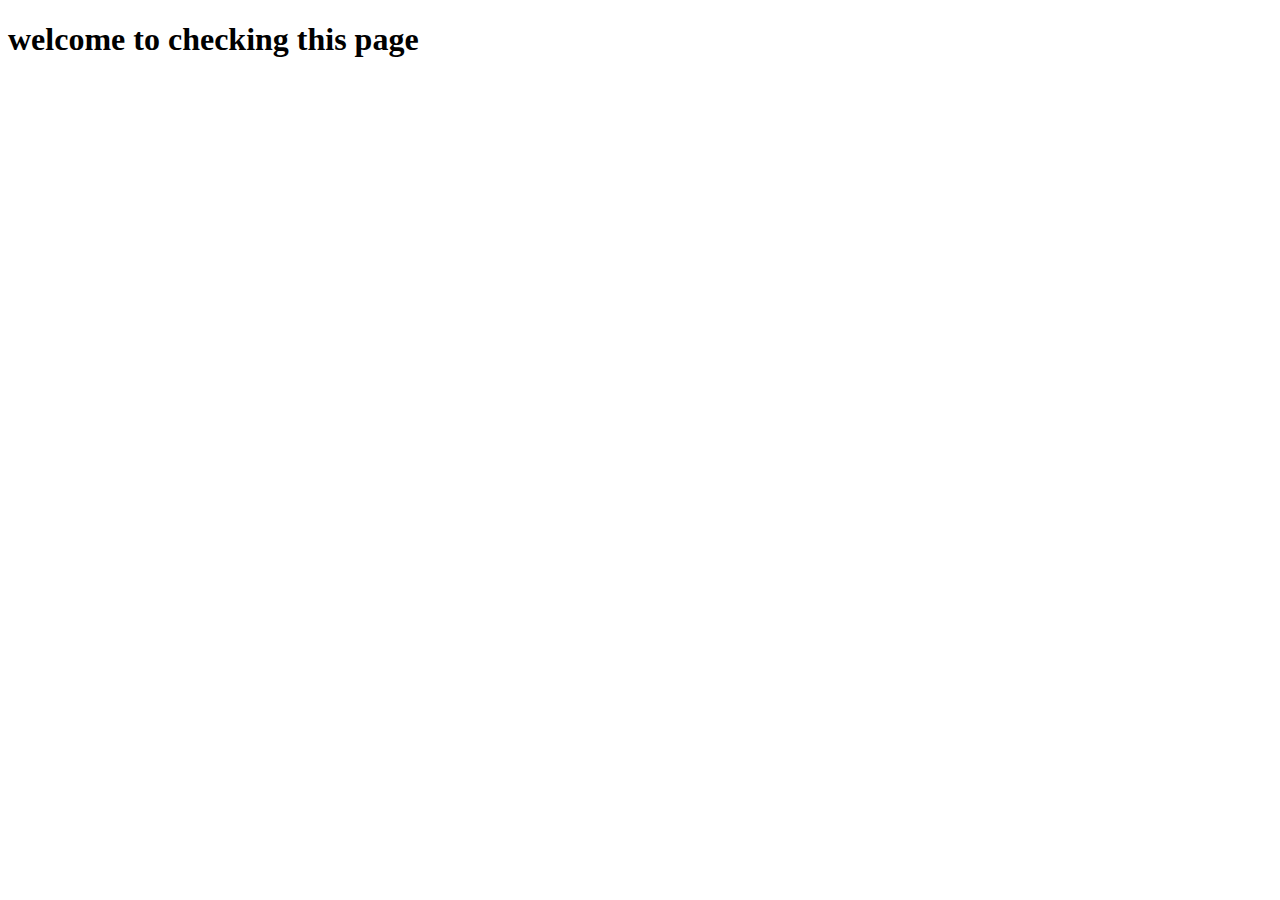
<file: welcome.html>
<!DOCTYPE html>
<html lang="en">
<head>
    <meta charset="UTF-8">
    <meta http-equiv="X-UA-Compatible" content="IE=edge">
    <meta name="viewport" content="width=device-width, initial-scale=1.0">
    <title>Document</title>
</head>
<body>
    <h1>welcome to checking this page </h1>
    
</body>
</html>
</file>
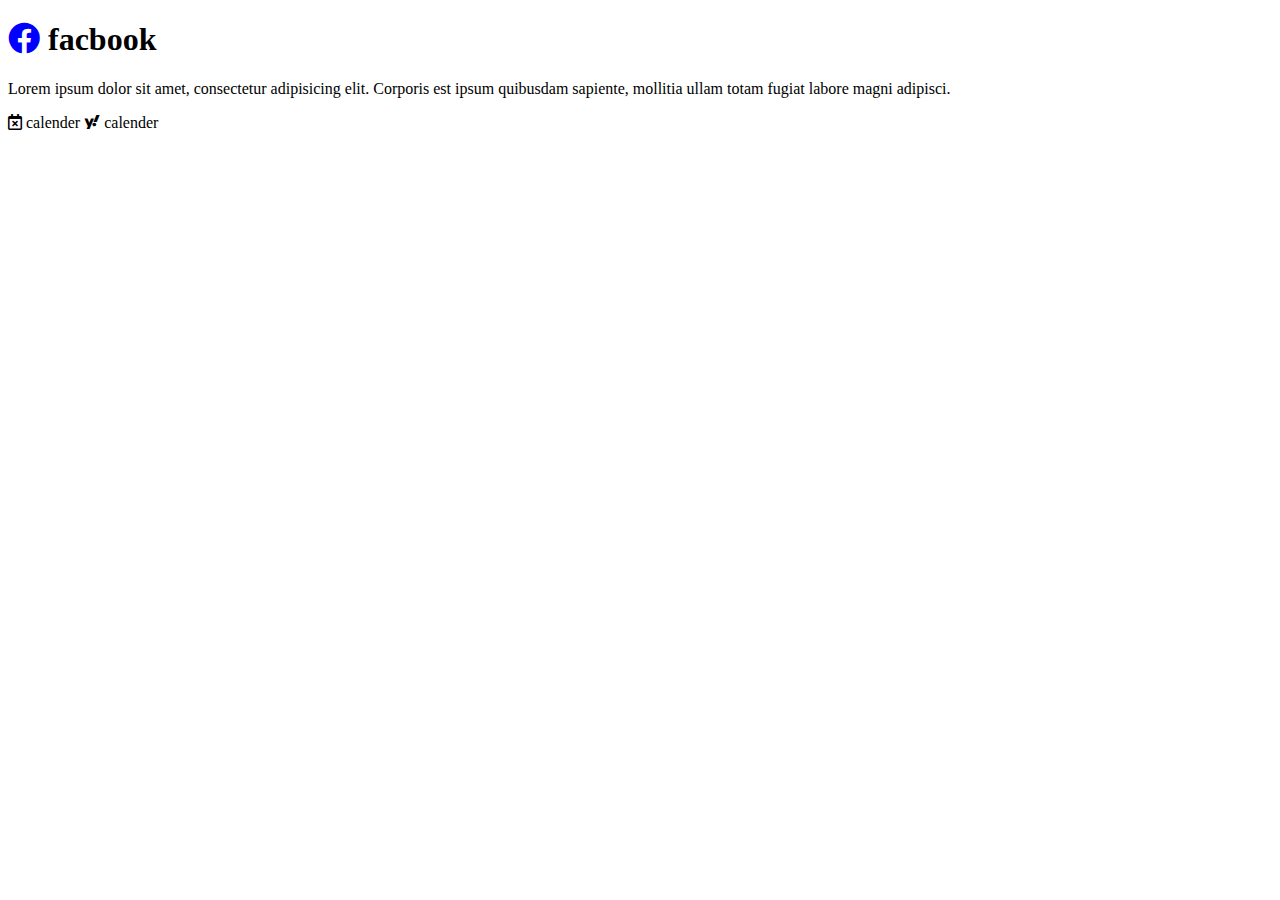
<file: icon font awesome/Mustafa.html>
<!DOCTYPE html>
<html lang="en">
<head>
    <meta charset="UTF-8">
    <meta http-equiv="X-UA-Compatible" content="IE=edge">
    <meta name="viewport" content="width=device-width, initial-scale=1.0">
    <title>Document</title>
    <link rel="stylesheet" href="css/all.min.css">
</head>
<body>
    <h1><span class="fab fa-facebook" style="color: blue;"></span> facbook</h1>
<p>Lorem ipsum dolor sit amet, consectetur adipisicing elit. Corporis est ipsum quibusdam sapiente, mollitia ullam totam fugiat labore magni adipisci.</p>
<span class="far fa-calendar-times"></span> calender
<span class="fab fa-yahoo"></span> calender


</body>
</html>
</file>
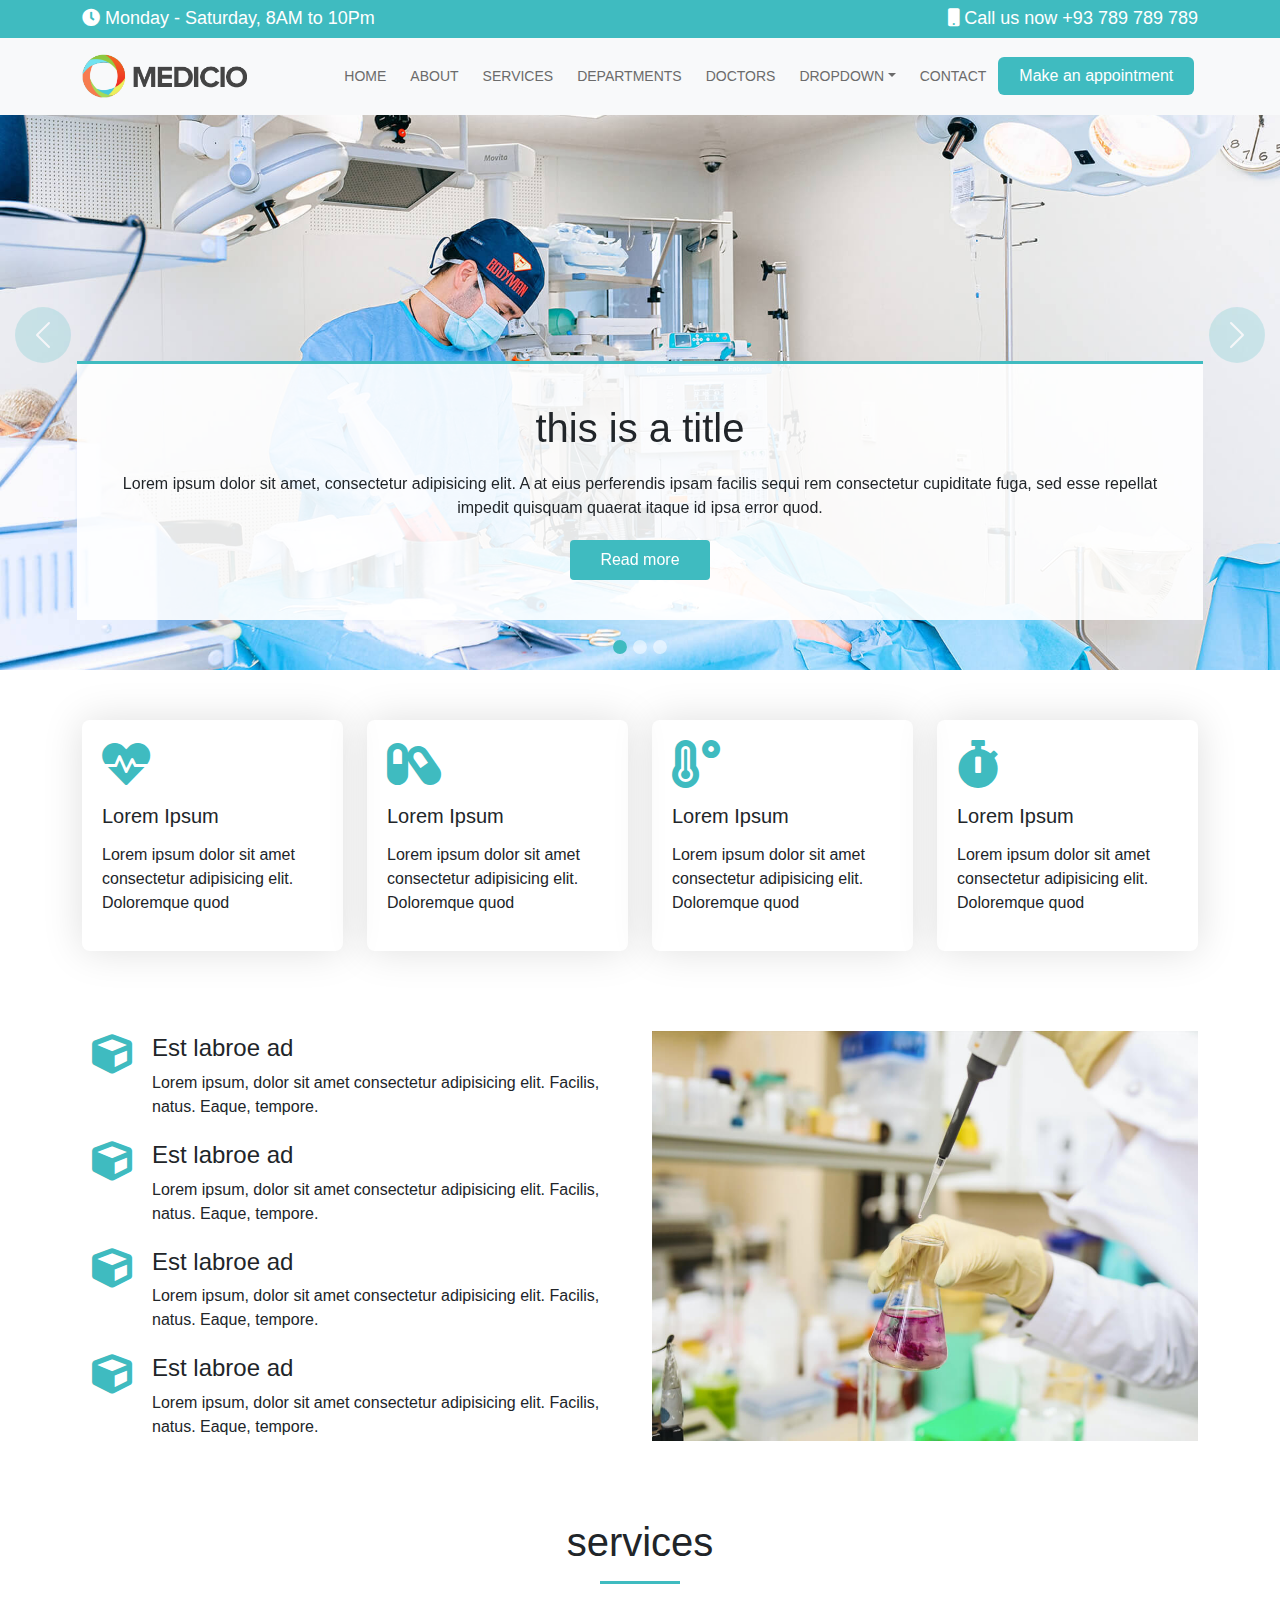
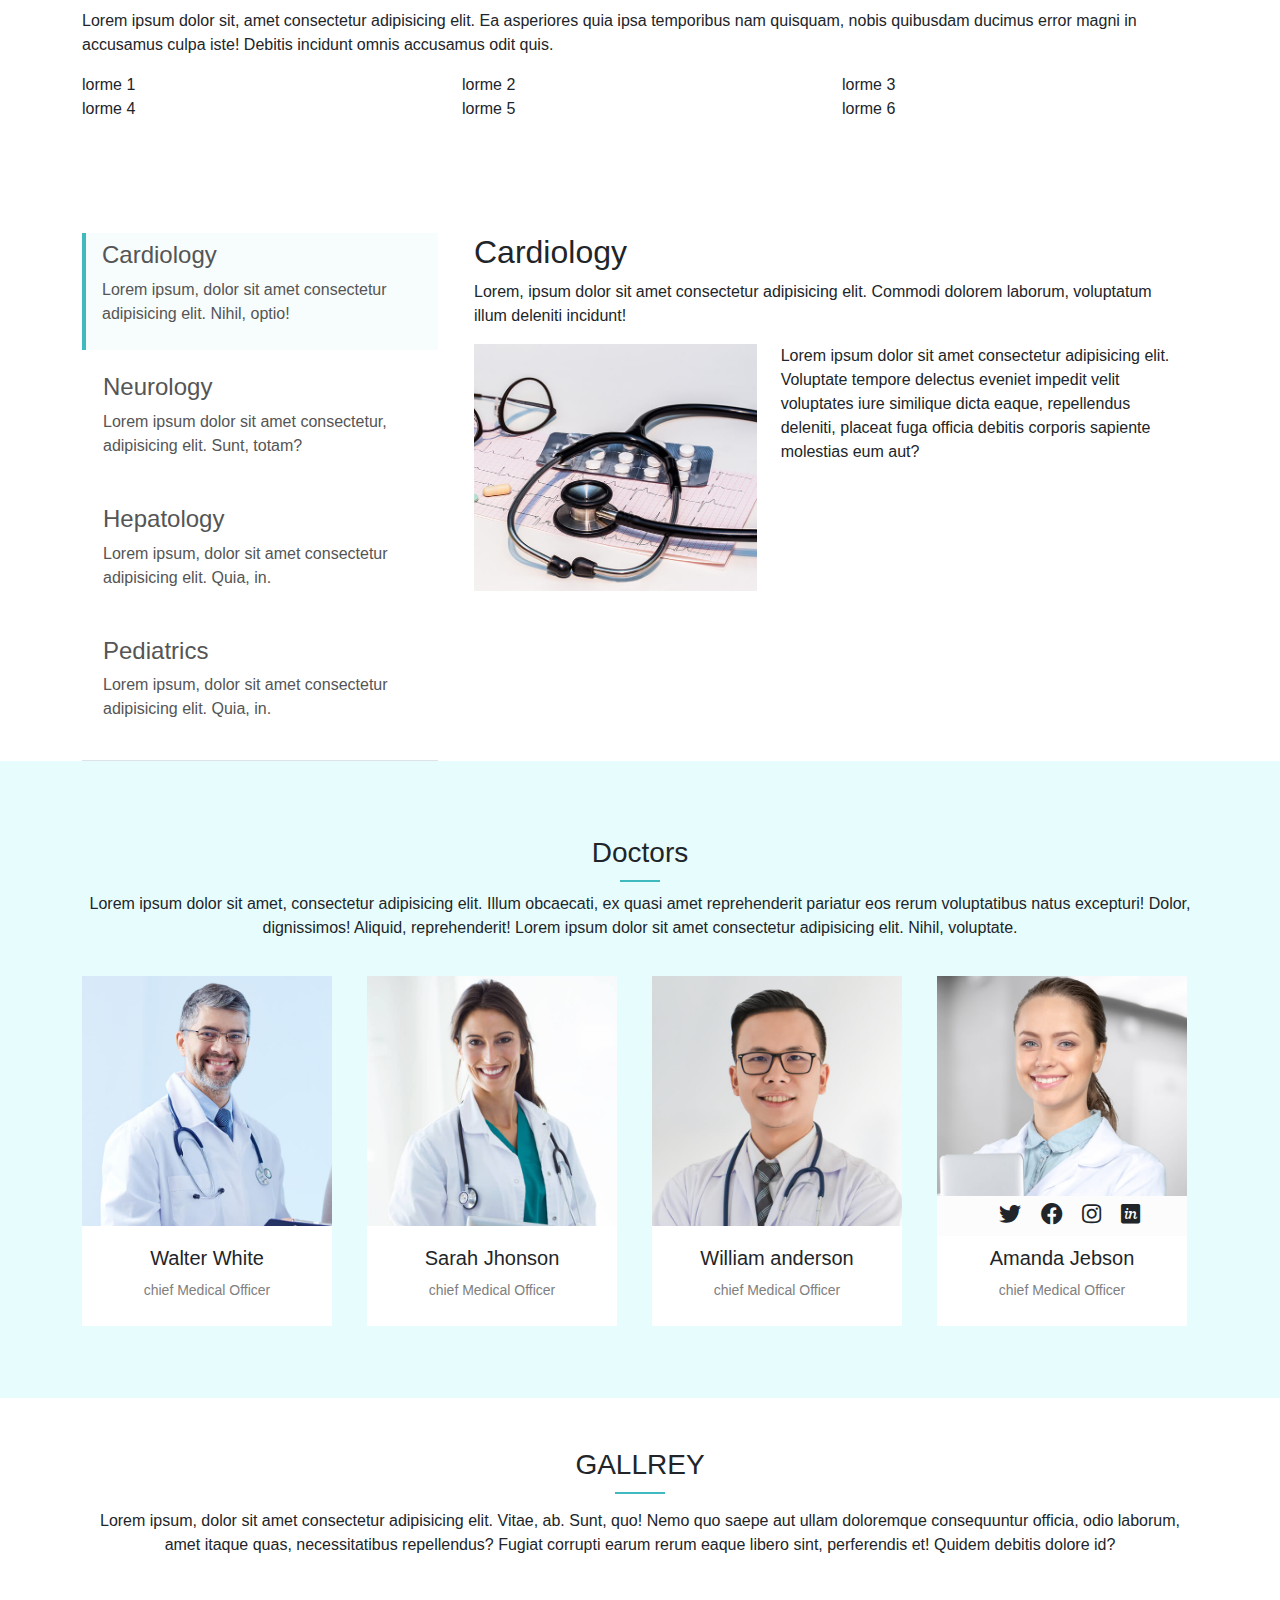
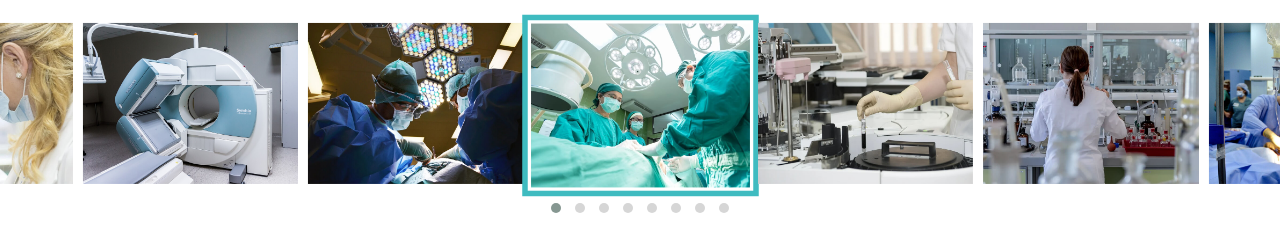
<file: owl-carousel/project11/index1.html>
<!DOCTYPE html>
<html>
<head>
	<meta charset="utf-8">
	<meta name="viewport" content="width=device-width, initial-scale=1">
	<title>Web Design Course</title>
	<link rel="stylesheet" type="text/css" href="css/bootstrap.min.css">
	<link rel="stylesheet" type="text/css" href="css/all.min.css">
	<link rel="stylesheet" href="dist/assets/owl.carousel.min.css">
	<link rel="stylesheet" href="dist/assets/owl.theme.default.min.css">

	<link rel="stylesheet" type="text/css" href="css/custom.css">
	
</head>
<body>
   <header class="fixed-top">
   	  <div class="top-header">
   	  	 <div class="container d-flex justify-content-center  justify-content-lg-between flex-column flex-lg-row">
   	  	 	 <h4> <span class="fas fa-clock"></span> Monday - Saturday, 8AM to 10Pm</h4>
   	  	 	 <h4> <span class="fas fa-mobile"></span> Call us now +93 789 789 789  </h4>
   	  	 </div>
   	  </div>
   	  <nav class="navbar navbar-expand-lg bg-light">
   	  	<div class="container">
   	  		<a href="" class="navbar-brand">
   	  			<img src="images/logo.png">
   	  		</a>
   	  		<button class="navbar-toggler" data-bs-toggle="collapse" data-bs-target="#navbarCollapse"><span class="navbar-toggler-icon"></span></button>
   	  		<div class="collapse navbar-collapse " id="navbarCollapse">
   	  			<ul class="navbar-nav">
	   	  			<li class="nav-item"><a href="#" class="nav-link">Home</a></li>
	   	  			<li class="nav-item"><a href="#" class="nav-link">About</a></li>
	   	  			<li class="nav-item"><a href="#" class="nav-link">Services</a></li>
	   	  			<li class="nav-item"><a href="#" class="nav-link">Departments</a></li>
	   	  			<li class="nav-item"><a href="#" class="nav-link">Doctors</a></li>

	   	  			<li class="nav-item dropdown">
	   	  				 <a href="#" class="nav-link dropdown-toggle" data-bs-toggle="dropdown">Dropdown</a>
                         <ul class="dropdown-menu">
                         	<li><a href="" class="dropdown-item">dropdown 1</a></li>
                         	<li><a href="" class="dropdown-item">dropdown 1</a></li>
                         	<li><a href="" class="dropdown-item">dropdown 1</a></li>
                         	<li><a href="" class="dropdown-item">dropdown 1</a></li>
                         </ul>
	   	  			</li>

	   	  			<li class="nav-item"><a href="#" class="nav-link">Contact</a></li>
	   	  		</ul>
	   	  		<div class="apoint_btn ">
	   	  			<button class="btn btn-apointment">Make an appointment</button>
	   	  		</div>
   	  		</div>
   	  	</div>
   	  </nav>
   </header>
   <!-- Carousel -->
<div id="slider" class="carousel slide" data-bs-ride="carousel">

	<!-- Indicators/dots -->
	<div class="carousel-indicators">
	  <button type="button" data-bs-target="#slider" data-bs-slide-to="0" class="active"></button>
	  <button type="button" data-bs-target="#slider" data-bs-slide-to="1"></button>
	  <button type="button" data-bs-target="#slider" data-bs-slide-to="2"></button>
	</div>
  
	<!-- The slideshow/carousel -->
	<div class="carousel-inner">
	  <div class="carousel-item active">
		<div class="carousel-item-container">
			<img src="images/slide/slide-1.jpg" alt="Los Angeles" class="d-block w-100">
		    <div class="slider-content">
                  <h1>this is a  title</h1>
				  <p>
					Lorem ipsum dolor sit amet, consectetur adipisicing elit. A at eius perferendis ipsam facilis sequi rem consectetur cupiditate fuga, sed esse repellat impedit quisquam quaerat itaque id ipsa error quod.
				  </p> 
				  <button>Read more</button>
			</div>
		</div>
	  </div>
	  <div class="carousel-item ">
		<div class="carousel-item-container">
			<img src="images/slide/slide-2.jpg" alt="Los Angeles" class="d-block w-100">
		    <div class="slider-content">
				<h1>this is a  title</h1>
				<p>
				  Lorem ipsum dolor sit amet, consectetur adipisicing elit. A at eius perferendis ipsam facilis sequi rem consectetur cupiditate fuga, sed esse repellat impedit quisquam quaerat itaque id ipsa error quod.
				</p> 
				<button>Read more</button>
		  </div>
		</div>
	  </div>
	  <div class="carousel-item ">
		<div class="carousel-item-container">
			<img src="images/slide/slide-3.jpg" alt="Los Angeles" class="d-block w-100">
			<div class="slider-content">
				<h1>this is a  title</h1>
				<p>
				  Lorem ipsum dolor sit amet, consectetur adipisicing elit. A at eius perferendis ipsam facilis sequi rem consectetur cupiditate fuga, sed esse repellat impedit quisquam quaerat itaque id ipsa error quod.
				</p> 
				<button>Read more</button>
		  </div>
		</div>
	  </div>
	</div>
	<!-- Left and right controls/icons -->
	<button class="carousel-control-prev justify-content-start" type="button" data-bs-target="#slider" data-bs-slide="prev">
	  <span class="carousel-control-prev-icon"></span>
	</button>
	<button class="carousel-control-next justify-content-end" type="button" data-bs-target="#slider" data-bs-slide="next">
	  <span class="carousel-control-next-icon"></span>
	</button>
  </div>

 <div class="servcies_section">
    <div class="container">
       <div class="row">
         <div class="col-lg-3">
            <div class="box">
              <span class="fas fa-heartbeat"></span>
			  <h5>Lorem Ipsum</h5>
			  <p>
                  Lorem ipsum dolor sit amet consectetur adipisicing elit. Doloremque quod
			  </p>
			</div>
		 </div>

		 <div class="col-lg-3">
            <div class="box">
              <span class="fas fa-capsules"></span>
			  <h5>Lorem Ipsum</h5>
			  <p>
                  Lorem ipsum dolor sit amet consectetur adipisicing elit. Doloremque quod
			  </p>
			</div>
		 </div>

		 <div class="col-lg-3">
            <div class="box">
              <span class="fas fa-temperature-high"></span>
			  <h5>Lorem Ipsum</h5>
			  <p>
                  Lorem ipsum dolor sit amet consectetur adipisicing elit. Doloremque quod
			  </p>
			</div>
		 </div>

		 <div class="col-lg-3">
            <div class="box">
              <span class="fas fa-stopwatch"></span>
			  <h5>Lorem Ipsum</h5>
			  <p>
                  Lorem ipsum dolor sit amet consectetur adipisicing elit. Doloremque quod
			  </p>
			</div>
		 </div>
	   </div>
	</div>
 </div>


 <div class="key_features ">
   <div class="container">
      <div class="row">
         <div class="col-lg-6">
           <div class="feature-item d-flex">
              <div class="icon">
				 <span class="fas fa-cube"></span>
			  </div>
			  <div class="feature-content">
				<h4>Est labroe ad</h4>
				<p>
					Lorem ipsum, dolor sit amet consectetur adipisicing elit. Facilis, natus. Eaque, tempore.
				
				</p>
			  </div>
		   </div>
		   <div class="feature-item d-flex">
			<div class="icon">
			   <span class="fas fa-cube"></span>
			</div>
			<div class="feature-content">
			  <h4>Est labroe ad</h4>
			  <p>
				  Lorem ipsum, dolor sit amet consectetur adipisicing elit. Facilis, natus. Eaque, tempore.
			  
			  </p>
			</div>
		 </div>
		 <div class="feature-item d-flex">
			<div class="icon">
			   <span class="fas fa-cube"></span>
			</div>
			<div class="feature-content">
			  <h4>Est labroe ad</h4>
			  <p>
				  Lorem ipsum, dolor sit amet consectetur adipisicing elit. Facilis, natus. Eaque, tempore.
			  
			  </p>
			</div>
		 </div>
		 <div class="feature-item d-flex">
			<div class="icon">
			   <span class="fas fa-cube"></span>
			</div>
			<div class="feature-content">
			  <h4>Est labroe ad</h4>
			  <p>
				  Lorem ipsum, dolor sit amet consectetur adipisicing elit. Facilis, natus. Eaque, tempore.
			  
			  </p>
			</div>
		 </div>
		 </div>
		 <div class="col-lg-6">
             <img src="images/features.jpg" class="w-100" alt="">
		 </div>
	  </div>
   </div>
 </div>

 <div class="khadamat_sec">
   <div class="container">
     <div class="row">
         <div class="col-12">
            <h1 class="khadatmat_title">services</h1>
			<p>
				Lorem ipsum dolor sit, amet consectetur adipisicing elit. Ea asperiores quia ipsa temporibus nam quisquam, nobis quibusdam ducimus error magni in accusamus culpa iste! Debitis incidunt omnis accusamus odit quis.
			</p>
		 </div>
	 </div>
	 <div class="row">
        <div class="col-lg-4 col-md-6">
           lorme 1
		</div>
		<div class="col-lg-4 col-md-6">
			lorme 2
		</div>
		<div class="col-lg-4 col-md-6">
			lorme 3
		</div>
		<div class="col-lg-4 col-md-6">
            lorme 4
		</div>
		<div class="col-lg-4 col-md-6">
			lorme 5
		</div>
		<div class="col-lg-4 col-md-6">
            lorme 6
		</div>
	 </div>
   </div>
 </div>

 <div class="departments">
   <div class="container">
      <div class="row">
        <div class="col-lg-4">
            <ul class="nav nav-tabs">
				<li class="nav-item">
				  <a class="nav-link active" data-bs-toggle="tab" href="#cardiology">
					<h4>Cardiology</h4>
					<p>Lorem ipsum, dolor sit amet consectetur adipisicing elit. Nihil, optio!</p>
				  </a>
				</li>
				<li class="nav-item">
				  <a class="nav-link" data-bs-toggle="tab" href="#neurology">
					<h4>Neurology</h4>
					<p>
						Lorem ipsum dolor sit amet consectetur, adipisicing elit. Sunt, totam?
					</p>
				  </a>
				</li>
				<li class="nav-item">
				  <a class="nav-link" data-bs-toggle="tab" href="#hepatology">
					 <h4>Hepatology</h4>
					 <p>Lorem ipsum, dolor sit amet consectetur adipisicing elit. Quia, in.</p>
				  </a>
				</li>
				<li class="nav-item">
					<a class="nav-link" data-bs-toggle="tab" href="#pediatrics">
					   <h4>Pediatrics</h4>
					   <p>Lorem ipsum, dolor sit amet consectetur adipisicing elit. Quia, in.</p>
					</a>
				  </li>
			</ul>
		</div>
		<div class="col-lg-8">
			<div class="tab-content">
				<div class="tab-pane container active" id="cardiology">
					<h2>Cardiology</h2>
					<p>Lorem, ipsum dolor sit amet consectetur adipisicing elit. Commodi dolorem laborum, voluptatum illum deleniti incidunt!</p>
					<div class="row">
						<div class="col-lg-5">
							<img src="images/departments-1.jpg" alt="" class="w-100">
						</div>
                         <div class="col-lg-7">
                            <p>
								Lorem ipsum dolor sit amet consectetur adipisicing elit. Voluptate tempore delectus eveniet impedit velit voluptates iure similique dicta eaque, repellendus deleniti, placeat fuga officia debitis corporis sapiente molestias eum aut?
							 </p>
						 </div>
					</div>
				</div>
				<div class="tab-pane container fade" id="neurology">
					<h2>Neurology</h2>
					<p>Lorem, ipsum dolor sit amet consectetur adipisicing elit. Commodi dolorem laborum, voluptatum illum deleniti incidunt!</p>
					<div class="row">
						<div class="col-lg-5">
							<img src="images/departments-2.jpg" alt="" class="w-100">
						</div>
                         <div class="col-lg-7">
                            <p>
								Lorem ipsum dolor sit amet consectetur adipisicing elit. Voluptate tempore delectus eveniet impedit velit voluptates iure similique dicta eaque, repellendus deleniti, placeat fuga officia debitis corporis sapiente molestias eum aut?
							 </p>
						 </div>
					</div>
				</div>
				<div class="tab-pane container fade" id="hepatology">
					<h2>Hepatology</h2>
					<p>Lorem, ipsum dolor sit amet consectetur adipisicing elit. Commodi dolorem laborum, voluptatum illum deleniti incidunt!</p>
					<div class="row">
						<div class="col-lg-5">
							<img src="images/departments-3.jpg" alt="" class="w-100">
						</div>
                         <div class="col-lg-7">
                            <p>
								Lorem ipsum dolor sit amet consectetur adipisicing elit. Voluptate tempore delectus eveniet impedit velit voluptates iure similique dicta eaque, repellendus deleniti, placeat fuga officia debitis corporis sapiente molestias eum aut?
							 </p>
						 </div>
					</div>
				</div>
				<div class="tab-pane container fade" id="pediatrics">
					<h2>Pediatrics</h2>
					<p>Lorem, ipsum dolor sit amet consectetur adipisicing elit. Commodi dolorem laborum, voluptatum illum deleniti incidunt!</p>
					<div class="row">
						<div class="col-lg-5">
							<img src="images/departments-4.jpg" alt="" class="w-100">
						</div>
                         <div class="col-lg-7">
                            <p>
								Lorem ipsum dolor sit amet consectetur adipisicing elit. Voluptate tempore delectus eveniet impedit velit voluptates iure similique dicta eaque, repellendus deleniti, placeat fuga officia debitis corporis sapiente molestias eum aut?
							 </p>
						 </div>
					</div>
				</div>
			  </div>
		</div>
	  </div>
   </div>
 </div>
 <div class="Doctors">
	 <div class="container">
		 <div class="row">
			 <div class="col-12" >
				  <h3>Doctors</h3>
				  <p>Lorem ipsum dolor sit amet, consectetur adipisicing elit. Illum obcaecati, ex quasi amet reprehenderit pariatur eos rerum voluptatibus natus excepturi! Dolor, dignissimos! Aliquid, reprehenderit! Lorem ipsum dolor sit amet consectetur adipisicing elit. Nihil, voluptate.
				  </p>
			 </div>
		 </div>
		 <div class="row">
			 <div class="col-lg-3 col-md-6">
<div class="box">
	<img src="images/doctors/doctors-1.jpg" alt="">
<h5>Walter White</h5>
<small>chief Medical Officer</small>
</div>
		 </div>

		 <div class="col-lg-3 col-md-6">
			<div class="box">
				<img src="images/doctors/doctors-2.jpg" alt="">
			<h5>Sarah Jhonson</h5>
			<small>chief Medical Officer</small>
			</div>
					 </div>

					 <div class="col-lg-3 col-md-6">
						<div class="box">
							<img src="images/doctors/doctors-3.jpg" alt="">
						<h5>William anderson</h5>
						<small>chief Medical Officer</small>
						</div>
								 </div>

								 <div class="col-lg-3 col-md-6">
									<div class="box">
										
										<img src="images/doctors/doctors-4.jpg"  alt="">
										<div class="col-12">
											<span class="fab fa-twitter"></span>
											<span class="fab fa-facebook"></span>
											<span class="fab fa-instagram"></span>
											<span class="fab fa-invision"></span>
										</div>
										
									<h5>Amanda Jebson</h5>
									<small>chief Medical Officer</small>
									</div>
											 </div>

		 </div>

	 </div>
	 <br>
	 <br>
	 <br>


 </div>
<div class="gallery">
	<div class="container">
		<div class="row">
			<div class="col-12">
				<h3>GALLREY</h3>
				<p>Lorem ipsum, dolor sit amet consectetur adipisicing elit. Vitae, ab. Sunt, quo! Nemo quo saepe aut ullam doloremque consequuntur officia, odio laborum, amet itaque quas, necessitatibus repellendus? Fugiat corrupti earum rerum eaque libero sint, perferendis et! Quidem debitis dolore id?</p>
			</div>
		</div>
		<div class="row">
			<div class=" col-12 ">
				<div class="owl-carousel owl-theme">
				<div class="item"><img src="images/gallery/gallery-1.jpg" alt=""></div>
				<div class="item"><img src="images/gallery/gallery-2.jpg" alt=""></div>
				<div class="item"><img src="images/gallery/gallery-3.jpg" alt=""></div>
				<div class="item"><img src="images/gallery/gallery-4.jpg" alt=""></div>
				<div class="item"><img src="images/gallery/gallery-5.jpg" alt=""></div>
				<div class="item"><img src="images/gallery/gallery-6.jpg" alt=""></div>
				<div class="item"><img src="images/gallery/gallery-7.jpg" alt=""></div>
				<div class="item"><img src="images/gallery/gallery-8.jpg" alt=""></div>
			
				</div>
			</div>

		</div>

	</div>

</div>





<script src="docs/assets/vendors/jquery.min.js"></script>
<script src="dist/owl.carousel.min.js"></script>

<script >
$('.owl-carousel').owlCarousel({
    loop:true,
    margin:10, 
    nav: false,
    dots:true,
    center:true,
	autoplay: true,
	autoplayTimeout:1000,
	// timeout:2000,
	// stagePadding:100,
    responsive:{
        0:{
            items:1
        },
        600:{
            items:3
        },
        1000:{
            items:5
        }
    }
})
</script>
</body>
</html>

<script type="text/javascript" src="js/bootstrap.bundle.min.js"></script>
</file>
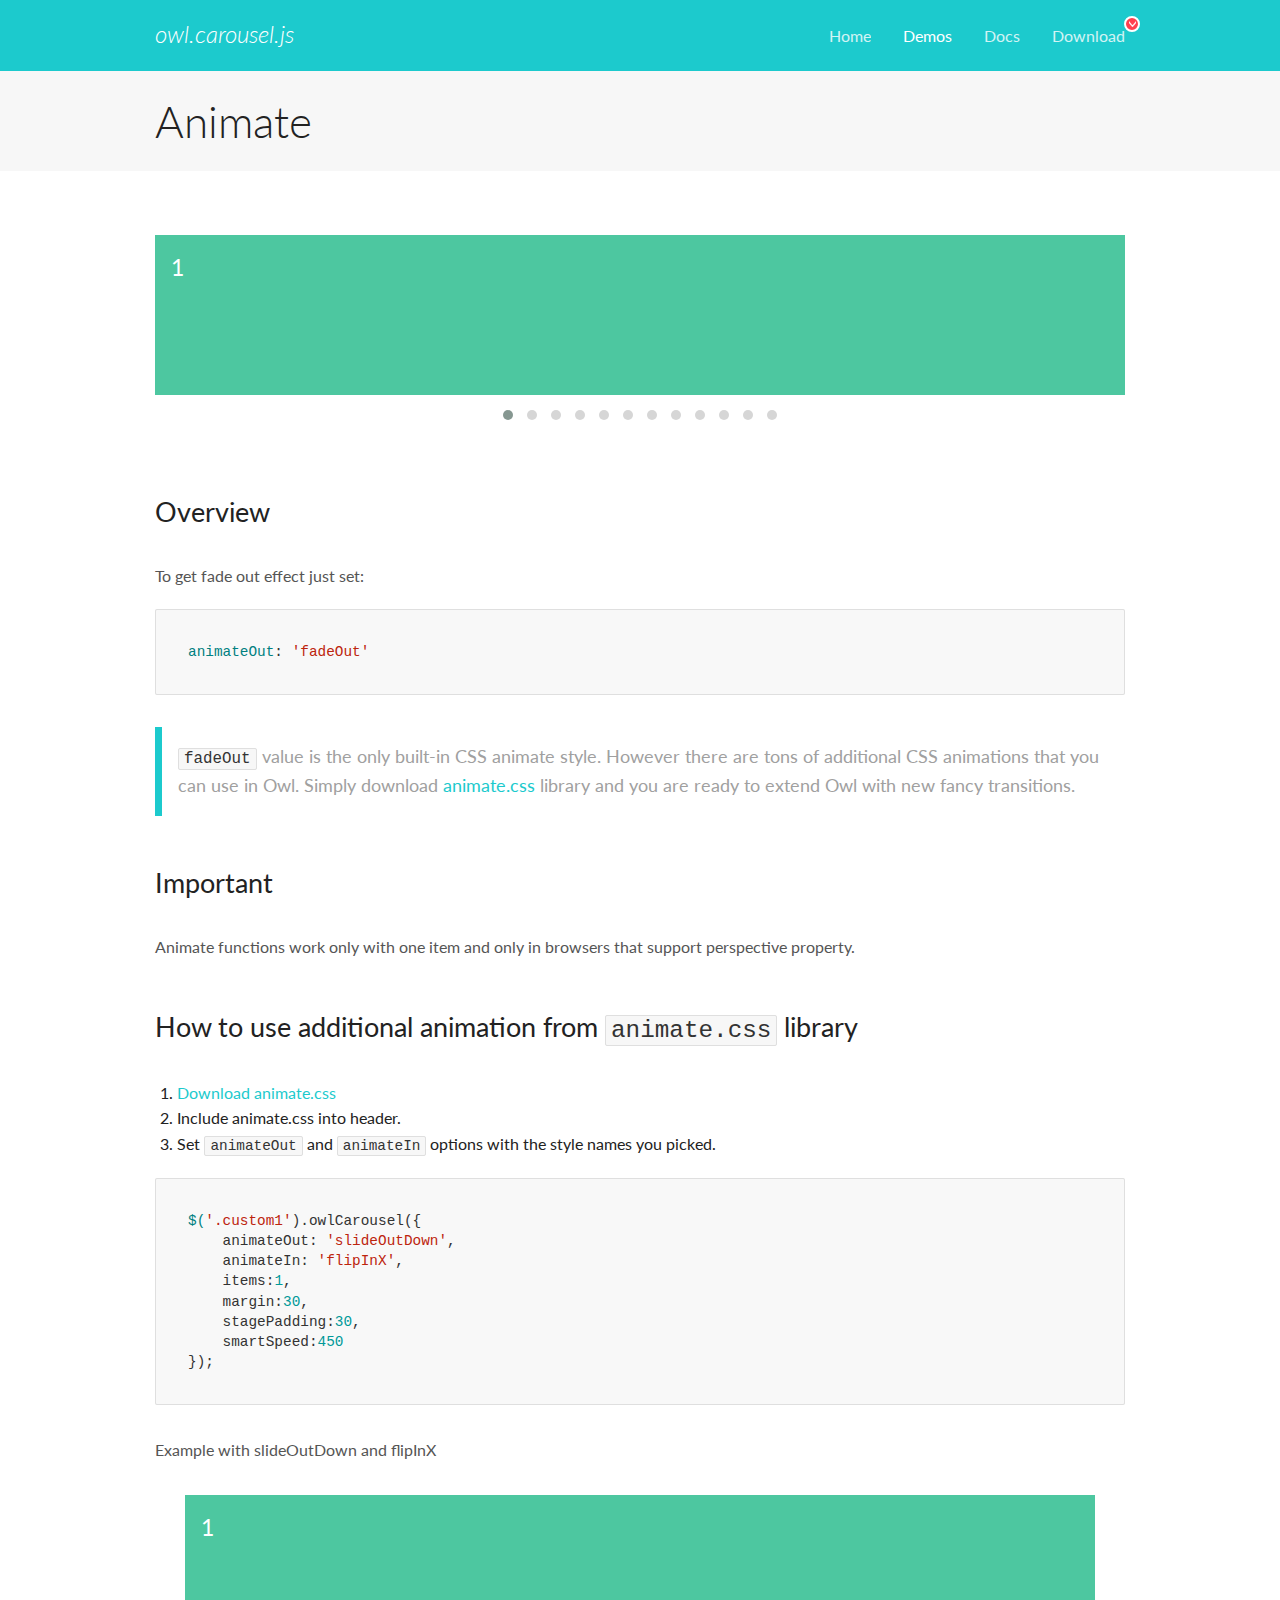
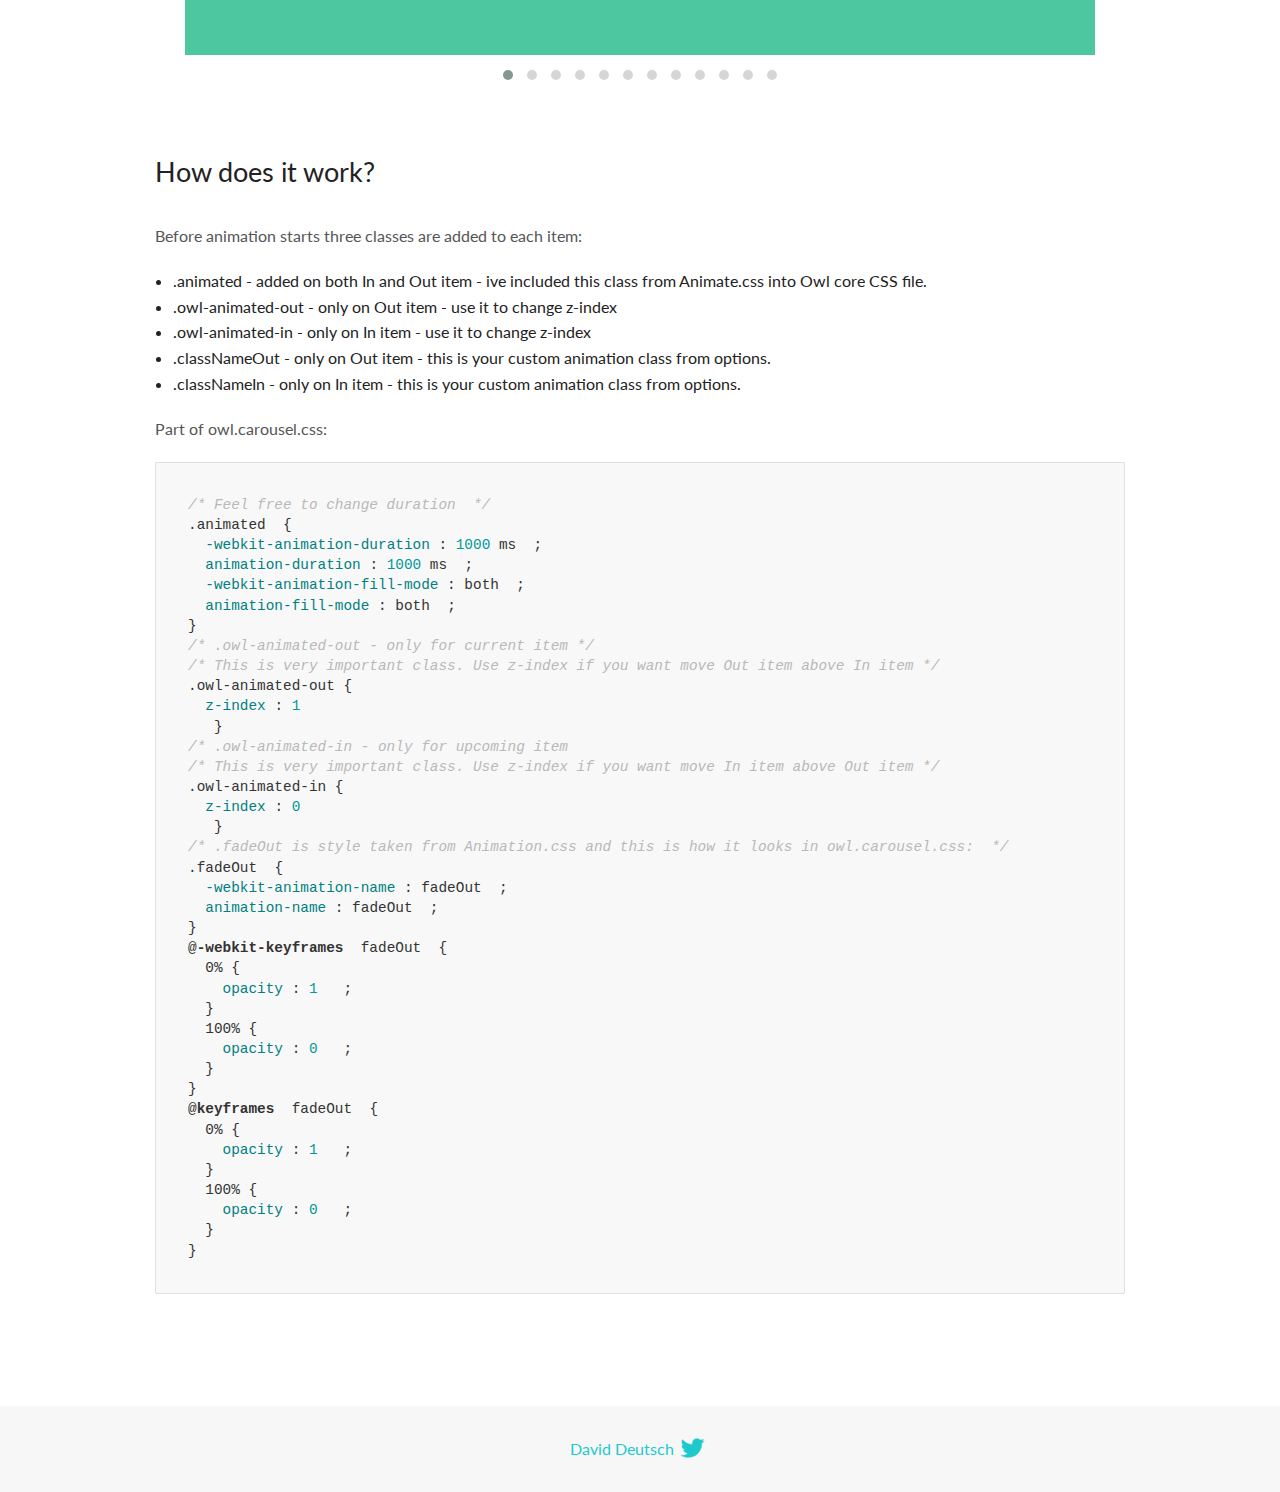
<file: OwlCarousel2-2.3.4/docs/demos/animate.html>
<!DOCTYPE html>
<html lang="en">
  <head>

    <!-- head -->
    <meta charset="utf-8">
    <meta name="msapplication-tap-highlight" content="no" />
    <meta name="viewport" content="width=device-width, initial-scale=1.0" />
    <meta name="description" content="Animate carousel">
    <meta name="author" content="David Deutsch">
    <title>
      Animate Demo | Owl Carousel | 2.3.4
    </title>

    <!-- Stylesheets -->
    <link href='https://fonts.googleapis.com/css?family=Lato:300,400,700,400italic,300italic' rel='stylesheet' type='text/css'>
    <link rel="stylesheet" href="../assets/css/docs.theme.min.css">

    <!-- Owl Stylesheets -->
    <link rel="stylesheet" href="../assets/owlcarousel/assets/owl.carousel.min.css">
    <link rel="stylesheet" href="../assets/owlcarousel/assets/owl.theme.default.min.css">

    <!-- HTML5 shim and Respond.js IE8 support of HTML5 elements and media queries -->

    <!--[if lt IE 9]>
      <script src="https://oss.maxcdn.com/libs/html5shiv/3.7.0/html5shiv.js"></script>
      <script src="https://oss.maxcdn.com/libs/respond.js/1.3.0/respond.min.js"></script>
    <![endif]-->

    <!-- Favicons -->
    <link rel="apple-touch-icon-precomposed" sizes="144x144" href="../assets/ico/apple-touch-icon-144-precomposed.png">
    <link rel="shortcut icon" href="../assets/ico/favicon.png">
    <link rel="shortcut icon" href="favicon.ico">

    <!-- Yeah i know js should not be in header. Its required for demos.-->

    <!-- javascript -->
    <script src="../assets/vendors/jquery.min.js"></script>
    <script src="../assets/owlcarousel/owl.carousel.js"></script>
  </head>
  <body>

    <!-- header -->
    <header class="header">
      <div class="row">
        <div class="large-12 columns">
          <div class="brand left">
            <h3>
              <a href="/OwlCarousel2/">owl.carousel.js</a> 
            </h3>
          </div>
          <a id="toggle-nav" class="right">
            <span></span> <span></span> <span></span> 
          </a> 
          <div class="nav-bar">
            <ul class="clearfix">
              <li> <a href="/OwlCarousel2/index.html">Home</a>  </li>
              <li class="active">
                <a href="/OwlCarousel2/demos/demos.html">Demos</a> 
              </li>
              <li> <a href="/OwlCarousel2/docs/started-welcome.html">Docs</a>  </li>
              <li>
                <a href="https://github.com/OwlCarousel2/OwlCarousel2/archive/2.3.4.zip">Download</a> 
                <span class="download"></span> 
              </li>
            </ul>
          </div>
        </div>
      </div>
    </header>

    <!-- title -->
    <section class="title">
      <div class="row">
        <div class="large-12 columns">
          <h1>Animate</h1>
        </div>
      </div>
    </section>

    <!--  Demos -->
    <section id="demos">
      <div class="row">
        <div class="large-12 columns">
          <div class="fadeOut owl-carousel owl-theme">
            <div class="item">
              <h4>1</h4>
            </div>
            <div class="item">
              <h4>2</h4>
            </div>
            <div class="item">
              <h4>3</h4>
            </div>
            <div class="item">
              <h4>4</h4>
            </div>
            <div class="item">
              <h4>5</h4>
            </div>
            <div class="item">
              <h4>6</h4>
            </div>
            <div class="item">
              <h4>7</h4>
            </div>
            <div class="item">
              <h4>8</h4>
            </div>
            <div class="item">
              <h4>9</h4>
            </div>
            <div class="item">
              <h4>10</h4>
            </div>
            <div class="item">
              <h4>11</h4>
            </div>
            <div class="item">
              <h4>12</h4>
            </div>
          </div>
          <h3 id="overview">Overview</h3>
          <p>To get fade out effect just set:</p>
          <pre><code>animateOut: &#39;fadeOut&#39;</code></pre>
          <blockquote>
            <p><code>fadeOut</code> value is the only built-in CSS animate style. However there are tons of additional CSS animations that you can use in Owl. Simply download
              <a href="https://daneden.github.io/animate.css/">animate.css</a>  library and you are ready to extend Owl with new fancy transitions.</p>
          </blockquote>
          <h3 id="important">Important</h3>
          <p>Animate functions work only with one item and only in browsers that support perspective property.</p>
          <h3 id="how-to-use-additional-animation-from-animate-css-library">How to use additional animation from <code>animate.css</code> library</h3>
          <ol>
            <li> <a href="https://daneden.github.io/animate.css/">Download animate.css</a>  </li>
            <li>Include animate.css into header.</li>
            <li>Set <code>animateOut</code> and <code>animateIn</code> options with the style names you picked.</li>
          </ol>
          <pre><code>$(&#39;.custom1&#39;).owlCarousel({
    animateOut: &#39;slideOutDown&#39;,
    animateIn: &#39;flipInX&#39;,
    items:1,
    margin:30,
    stagePadding:30,
    smartSpeed:450
});</code></pre>
          <p>Example with slideOutDown and flipInX</p>
          <div class="custom1 owl-carousel owl-theme">
            <div class="item">
              <h4>1</h4>
            </div>
            <div class="item">
              <h4>2</h4>
            </div>
            <div class="item">
              <h4>3</h4>
            </div>
            <div class="item">
              <h4>4</h4>
            </div>
            <div class="item">
              <h4>5</h4>
            </div>
            <div class="item">
              <h4>6</h4>
            </div>
            <div class="item">
              <h4>7</h4>
            </div>
            <div class="item">
              <h4>8</h4>
            </div>
            <div class="item">
              <h4>9</h4>
            </div>
            <div class="item">
              <h4>10</h4>
            </div>
            <div class="item">
              <h4>11</h4>
            </div>
            <div class="item">
              <h4>12</h4>
            </div>
          </div>
          <h3 id="how-does-it-work-">How does it work?</h3>
          <p>Before animation starts three classes are added to each item:</p>
          <ul>
            <li>.animated - added on both In and Out item - ive included this class from Animate.css into Owl core CSS file.</li>
            <li>.owl-animated-out - only on Out item - use it to change z-index</li>
            <li>.owl-animated-in - only on In item - use it to change z-index</li>
            <li>.classNameOut - only on Out item - this is your custom animation class from options.</li>
            <li>.classNameIn - only on In item - this is your custom animation class from options.</li>
          </ul>
          <p>Part of owl.carousel.css:</p>
          <pre><code class="language-css"><span class="comment">/* Feel free to change duration  */</span> 
<span class="class">.animated</span>  <span class="rules">{
  <span class="rule"><span class="attribute">-webkit-animation-duration</span> :<span class="value"> <span class="number">1000</span> ms</span> </span> ;
  <span class="rule"><span class="attribute">animation-duration</span> :<span class="value"> <span class="number">1000</span> ms</span> </span> ;
  <span class="rule"><span class="attribute">-webkit-animation-fill-mode</span> :<span class="value"> both</span> </span> ;
  <span class="rule"><span class="attribute">animation-fill-mode</span> :<span class="value"> both</span> </span> ;
<span class="rule">}</span> </span> 
<span class="comment">/* .owl-animated-out - only for current item */</span> 
<span class="comment">/* This is very important class. Use z-index if you want move Out item above In item */</span> 
<span class="class">.owl-animated-out</span> <span class="rules">{
  <span class="rule"><span class="attribute">z-index</span> :<span class="value"> <span class="number">1</span> 
</span> </span> </span> }
<span class="comment">/* .owl-animated-in - only for upcoming item
/* This is very important class. Use z-index if you want move In item above Out item */</span> 
<span class="class">.owl-animated-in</span> <span class="rules">{
  <span class="rule"><span class="attribute">z-index</span> :<span class="value"> <span class="number">0</span> 
</span> </span> </span> }
<span class="comment">/* .fadeOut is style taken from Animation.css and this is how it looks in owl.carousel.css:  */</span> 
<span class="class">.fadeOut</span>  <span class="rules">{
  <span class="rule"><span class="attribute">-webkit-animation-name</span> :<span class="value"> fadeOut</span> </span> ;
  <span class="rule"><span class="attribute">animation-name</span> :<span class="value"> fadeOut</span> </span> ;
<span class="rule">}</span> </span> 
<span class="at_rule">@<span class="keyword">-webkit-keyframes</span>  fadeOut </span> {
  0% <span class="rules">{
    <span class="rule"><span class="attribute">opacity</span> :<span class="value"> <span class="number">1</span> </span> </span> ;
  <span class="rule">}</span> </span> 
  100% <span class="rules">{
    <span class="rule"><span class="attribute">opacity</span> :<span class="value"> <span class="number">0</span> </span> </span> ;
  <span class="rule">}</span> </span> 
}
<span class="at_rule">@<span class="keyword">keyframes</span>  fadeOut </span> {
  0% <span class="rules">{
    <span class="rule"><span class="attribute">opacity</span> :<span class="value"> <span class="number">1</span> </span> </span> ;
  <span class="rule">}</span> </span> 
  100% <span class="rules">{
    <span class="rule"><span class="attribute">opacity</span> :<span class="value"> <span class="number">0</span> </span> </span> ;
  <span class="rule">}</span> </span> 
}</code></pre>
          <link rel="stylesheet" href="../assets/css/animate.css">
          <script>
            jQuery(document).ready(function($) {
              $('.fadeOut').owlCarousel({
                items: 1,
                animateOut: 'fadeOut',
                loop: true,
                margin: 10,
              });
              $('.custom1').owlCarousel({
                animateOut: 'slideOutDown',
                animateIn: 'flipInX',
                items: 1,
                margin: 30,
                stagePadding: 30,
                smartSpeed: 450
              });
            });
          </script>
        </div>
      </div>
    </section>

    <!-- footer -->
    <footer class="footer">
      <div class="row">
        <div class="large-12 columns">
          <h5>
            <a href="/OwlCarousel2/docs/support-contact.html">David Deutsch</a> 
            <a id="custom-tweet-button" href="https://twitter.com/share?url=https://github.com/OwlCarousel2/OwlCarousel2&text=Owl Carousel - This is so awesome! " target="_blank"></a> 
          </h5>
        </div>
      </div>
    </footer>

    <!-- vendors -->
    <script src="../assets/vendors/highlight.js"></script>
    <script src="../assets/js/app.js"></script>
  </body>
</html>
</file>
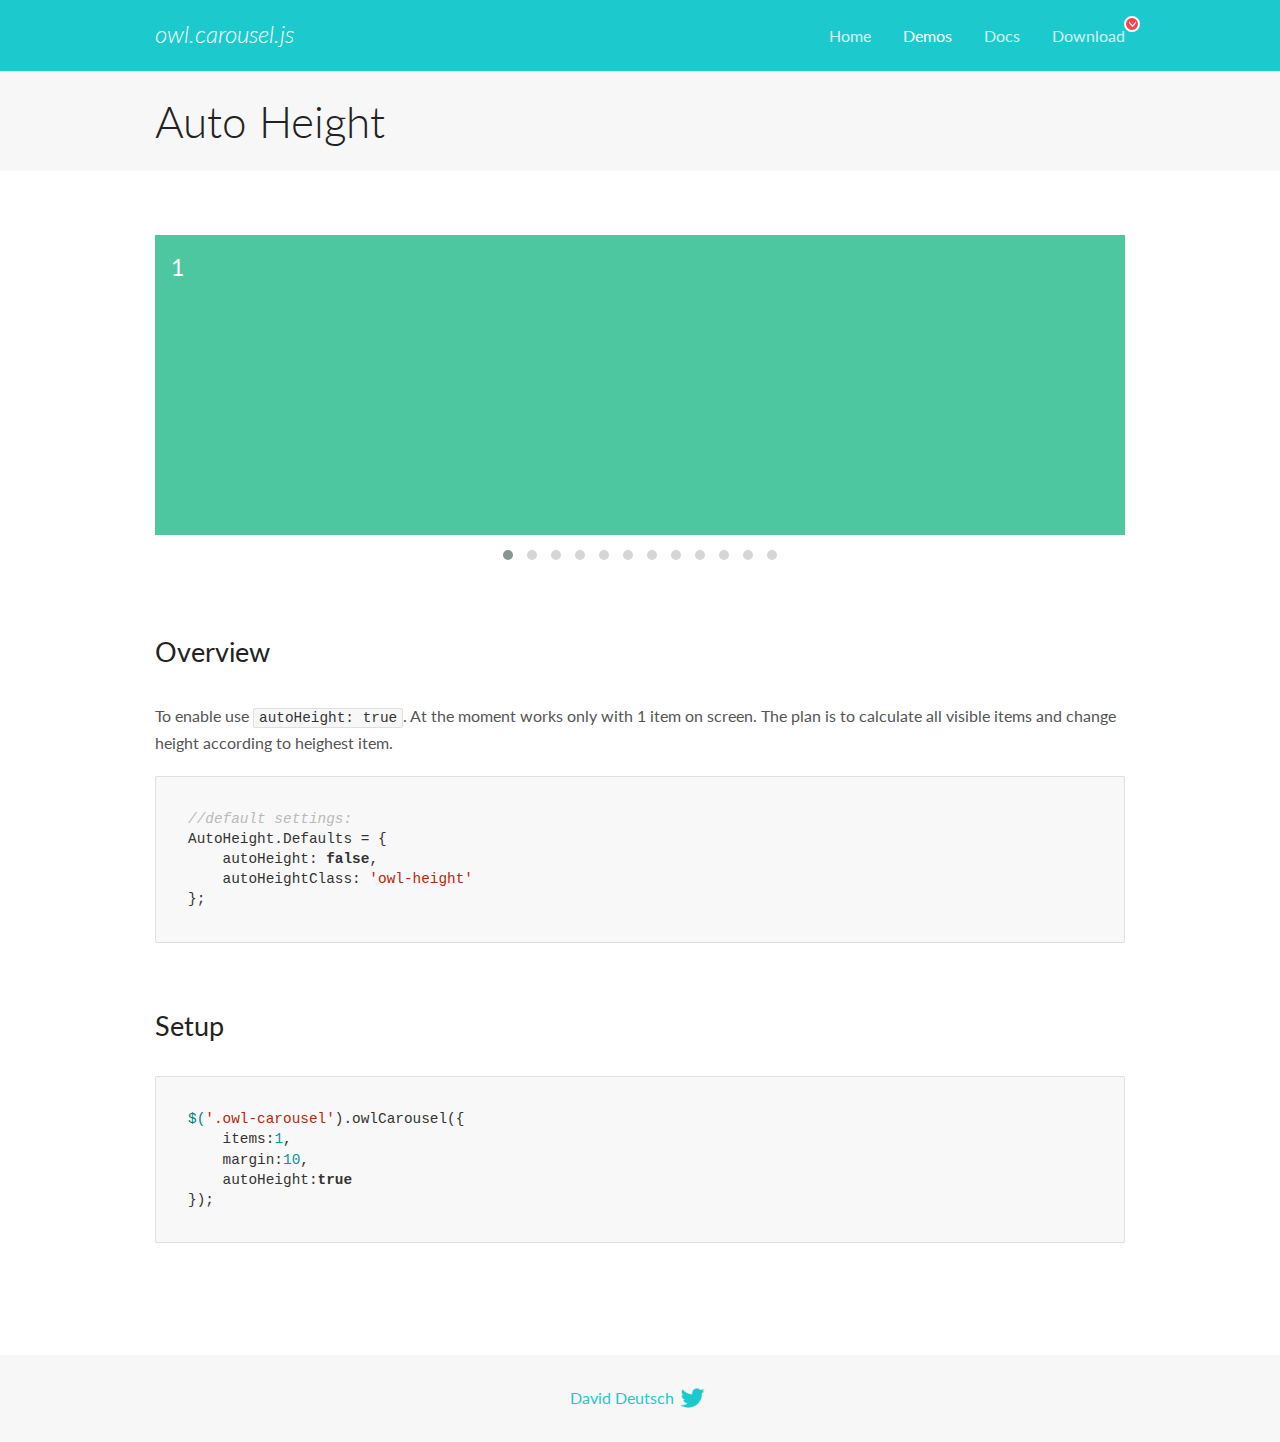
<file: OwlCarousel2-2.3.4/docs/demos/autoheight.html>
<!DOCTYPE html>
<html lang="en">
  <head>

    <!-- head -->
    <meta charset="utf-8">
    <meta name="msapplication-tap-highlight" content="no" />
    <meta name="viewport" content="width=device-width, initial-scale=1.0" />
    <meta name="description" content="autoHeight usage demo">
    <meta name="author" content="David Deutsch">
    <title>
      Auto Height Demo | Owl Carousel | 2.3.4
    </title>

    <!-- Stylesheets -->
    <link href='https://fonts.googleapis.com/css?family=Lato:300,400,700,400italic,300italic' rel='stylesheet' type='text/css'>
    <link rel="stylesheet" href="../assets/css/docs.theme.min.css">

    <!-- Owl Stylesheets -->
    <link rel="stylesheet" href="../assets/owlcarousel/assets/owl.carousel.min.css">
    <link rel="stylesheet" href="../assets/owlcarousel/assets/owl.theme.default.min.css">

    <!-- HTML5 shim and Respond.js IE8 support of HTML5 elements and media queries -->

    <!--[if lt IE 9]>
      <script src="https://oss.maxcdn.com/libs/html5shiv/3.7.0/html5shiv.js"></script>
      <script src="https://oss.maxcdn.com/libs/respond.js/1.3.0/respond.min.js"></script>
    <![endif]-->

    <!-- Favicons -->
    <link rel="apple-touch-icon-precomposed" sizes="144x144" href="../assets/ico/apple-touch-icon-144-precomposed.png">
    <link rel="shortcut icon" href="../assets/ico/favicon.png">
    <link rel="shortcut icon" href="favicon.ico">

    <!-- Yeah i know js should not be in header. Its required for demos.-->

    <!-- javascript -->
    <script src="../assets/vendors/jquery.min.js"></script>
    <script src="../assets/owlcarousel/owl.carousel.js"></script>
  </head>
  <body>

    <!-- header -->
    <header class="header">
      <div class="row">
        <div class="large-12 columns">
          <div class="brand left">
            <h3>
              <a href="/OwlCarousel2/">owl.carousel.js</a> 
            </h3>
          </div>
          <a id="toggle-nav" class="right">
            <span></span> <span></span> <span></span> 
          </a> 
          <div class="nav-bar">
            <ul class="clearfix">
              <li> <a href="/OwlCarousel2/index.html">Home</a>  </li>
              <li class="active">
                <a href="/OwlCarousel2/demos/demos.html">Demos</a> 
              </li>
              <li> <a href="/OwlCarousel2/docs/started-welcome.html">Docs</a>  </li>
              <li>
                <a href="https://github.com/OwlCarousel2/OwlCarousel2/archive/2.3.4.zip">Download</a> 
                <span class="download"></span> 
              </li>
            </ul>
          </div>
        </div>
      </div>
    </header>

    <!-- title -->
    <section class="title">
      <div class="row">
        <div class="large-12 columns">
          <h1>Auto Height</h1>
        </div>
      </div>
    </section>

    <!--  Demos -->
    <section id="demos">
      <div class="row">
        <div class="large-12 columns">
          <div class="owl-carousel owl-theme">
            <div class="item" style="height:300px">
              <h4>1</h4>
            </div>
            <div class="item" style="height:100px">
              <h4>2</h4>
            </div>
            <div class="item" style="height:500px">
              <h4>3</h4>
            </div>
            <div class="item" style="height:250px">
              <h4>4</h4>
            </div>
            <div class="item" style="height:400px">
              <h4>5</h4>
            </div>
            <div class="item" style="height:500px">
              <h4>6</h4>
            </div>
            <div class="item" style="height:600px">
              <h4>7</h4>
            </div>
            <div class="item" style="height:400px">
              <h4>8</h4>
            </div>
            <div class="item" style="height:300px">
              <h4>9</h4>
            </div>
            <div class="item" style="height:350px">
              <h4>10</h4>
            </div>
            <div class="item" style="height:200px">
              <h4>11</h4>
            </div>
            <div class="item" style="height:150px">
              <h4>12</h4>
            </div>
          </div>
          <h3 id="overview">Overview</h3>
          <p>To enable use <code>autoHeight: true</code>. At the moment works only with 1 item on screen. The plan is to calculate all visible items and change height according to heighest item.</p>
          <pre><code>//default settings:
AutoHeight.Defaults = {
    autoHeight: false,
    autoHeightClass: &#39;owl-height&#39;
};</code></pre>
          <h3 id="setup">Setup</h3>
          <pre><code>$(&#39;.owl-carousel&#39;).owlCarousel({
    items:1,
    margin:10,
    autoHeight:true
});</code></pre>
          <script>
            $(document).ready(function() {
              $('.owl-carousel').owlCarousel({
                items: 1,
                margin: 10,
                autoHeight: true
              });
            })
          </script>
        </div>
      </div>
    </section>

    <!-- footer -->
    <footer class="footer">
      <div class="row">
        <div class="large-12 columns">
          <h5>
            <a href="/OwlCarousel2/docs/support-contact.html">David Deutsch</a> 
            <a id="custom-tweet-button" href="https://twitter.com/share?url=https://github.com/OwlCarousel2/OwlCarousel2&text=Owl Carousel - This is so awesome! " target="_blank"></a> 
          </h5>
        </div>
      </div>
    </footer>

    <!-- vendors -->
    <script src="../assets/vendors/highlight.js"></script>
    <script src="../assets/js/app.js"></script>
  </body>
</html>
</file>
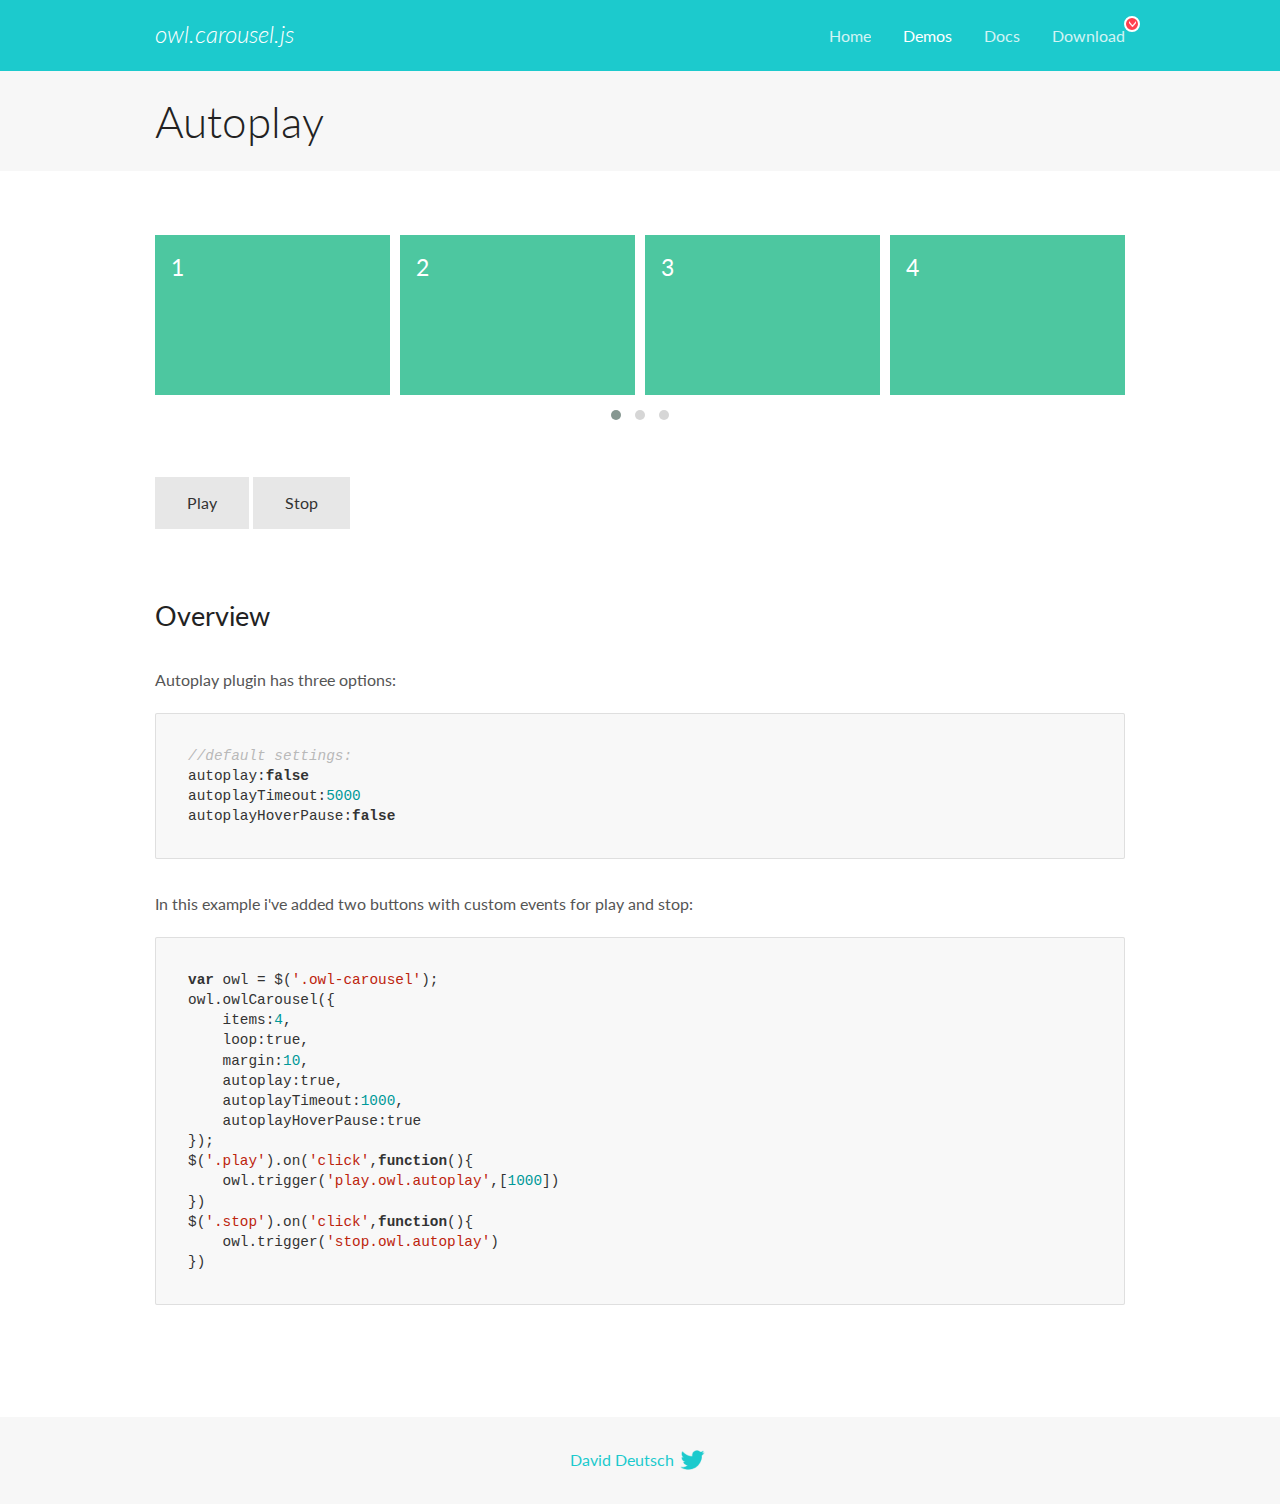
<file: OwlCarousel2-2.3.4/docs/demos/autoplay.html>
<!DOCTYPE html>
<html lang="en">
  <head>

    <!-- head -->
    <meta charset="utf-8">
    <meta name="msapplication-tap-highlight" content="no" />
    <meta name="viewport" content="width=device-width, initial-scale=1.0" />
    <meta name="description" content="Autoplay usage demo">
    <meta name="author" content="David Deutsch">
    <title>
      Autoplay Demo | Owl Carousel | 2.3.4
    </title>

    <!-- Stylesheets -->
    <link href='https://fonts.googleapis.com/css?family=Lato:300,400,700,400italic,300italic' rel='stylesheet' type='text/css'>
    <link rel="stylesheet" href="../assets/css/docs.theme.min.css">

    <!-- Owl Stylesheets -->
    <link rel="stylesheet" href="../assets/owlcarousel/assets/owl.carousel.min.css">
    <link rel="stylesheet" href="../assets/owlcarousel/assets/owl.theme.default.min.css">

    <!-- HTML5 shim and Respond.js IE8 support of HTML5 elements and media queries -->

    <!--[if lt IE 9]>
      <script src="https://oss.maxcdn.com/libs/html5shiv/3.7.0/html5shiv.js"></script>
      <script src="https://oss.maxcdn.com/libs/respond.js/1.3.0/respond.min.js"></script>
    <![endif]-->

    <!-- Favicons -->
    <link rel="apple-touch-icon-precomposed" sizes="144x144" href="../assets/ico/apple-touch-icon-144-precomposed.png">
    <link rel="shortcut icon" href="../assets/ico/favicon.png">
    <link rel="shortcut icon" href="favicon.ico">

    <!-- Yeah i know js should not be in header. Its required for demos.-->

    <!-- javascript -->
    <script src="../assets/vendors/jquery.min.js"></script>
    <script src="../assets/owlcarousel/owl.carousel.js"></script>
  </head>
  <body>

    <!-- header -->
    <header class="header">
      <div class="row">
        <div class="large-12 columns">
          <div class="brand left">
            <h3>
              <a href="/OwlCarousel2/">owl.carousel.js</a> 
            </h3>
          </div>
          <a id="toggle-nav" class="right">
            <span></span> <span></span> <span></span> 
          </a> 
          <div class="nav-bar">
            <ul class="clearfix">
              <li> <a href="/OwlCarousel2/index.html">Home</a>  </li>
              <li class="active">
                <a href="/OwlCarousel2/demos/demos.html">Demos</a> 
              </li>
              <li> <a href="/OwlCarousel2/docs/started-welcome.html">Docs</a>  </li>
              <li>
                <a href="https://github.com/OwlCarousel2/OwlCarousel2/archive/2.3.4.zip">Download</a> 
                <span class="download"></span> 
              </li>
            </ul>
          </div>
        </div>
      </div>
    </header>

    <!-- title -->
    <section class="title">
      <div class="row">
        <div class="large-12 columns">
          <h1>Autoplay</h1>
        </div>
      </div>
    </section>

    <!--  Demos -->
    <section id="demos">
      <div class="row">
        <div class="large-12 columns">
          <div class="owl-carousel owl-theme">
            <div class="item">
              <h4>1</h4>
            </div>
            <div class="item">
              <h4>2</h4>
            </div>
            <div class="item">
              <h4>3</h4>
            </div>
            <div class="item">
              <h4>4</h4>
            </div>
            <div class="item">
              <h4>5</h4>
            </div>
            <div class="item">
              <h4>6</h4>
            </div>
            <div class="item">
              <h4>7</h4>
            </div>
            <div class="item">
              <h4>8</h4>
            </div>
            <div class="item">
              <h4>9</h4>
            </div>
            <div class="item">
              <h4>10</h4>
            </div>
            <div class="item">
              <h4>11</h4>
            </div>
            <div class="item">
              <h4>12</h4>
            </div>
          </div>
          <a class="button secondary play">Play</a> 
          <a class="button secondary stop">Stop</a> 
          <h3 id="overview">Overview</h3>
          <p>Autoplay plugin has three options:</p>
          <pre><code>//default settings:
autoplay:false
autoplayTimeout:5000
autoplayHoverPause:false</code></pre>
          <p>In this example i&#39;ve added two buttons with custom events for play and stop:</p>
          <pre><code>var owl = $(&#39;.owl-carousel&#39;);
owl.owlCarousel({
    items:4,
    loop:true,
    margin:10,
    autoplay:true,
    autoplayTimeout:1000,
    autoplayHoverPause:true
});
$(&#39;.play&#39;).on(&#39;click&#39;,function(){
    owl.trigger(&#39;play.owl.autoplay&#39;,[1000])
})
$(&#39;.stop&#39;).on(&#39;click&#39;,function(){
    owl.trigger(&#39;stop.owl.autoplay&#39;)
})</code></pre>
          <script>
            $(document).ready(function() {
              var owl = $('.owl-carousel');
              owl.owlCarousel({
                items: 4,
                loop: true,
                margin: 10,
                autoplay: true,
                autoplayTimeout: 1000,
                autoplayHoverPause: true
              });
              $('.play').on('click', function() {
                owl.trigger('play.owl.autoplay', [1000])
              })
              $('.stop').on('click', function() {
                owl.trigger('stop.owl.autoplay')
              })
            })
          </script>
        </div>
      </div>
    </section>

    <!-- footer -->
    <footer class="footer">
      <div class="row">
        <div class="large-12 columns">
          <h5>
            <a href="/OwlCarousel2/docs/support-contact.html">David Deutsch</a> 
            <a id="custom-tweet-button" href="https://twitter.com/share?url=https://github.com/OwlCarousel2/OwlCarousel2&text=Owl Carousel - This is so awesome! " target="_blank"></a> 
          </h5>
        </div>
      </div>
    </footer>

    <!-- vendors -->
    <script src="../assets/vendors/highlight.js"></script>
    <script src="../assets/js/app.js"></script>
  </body>
</html>
</file>
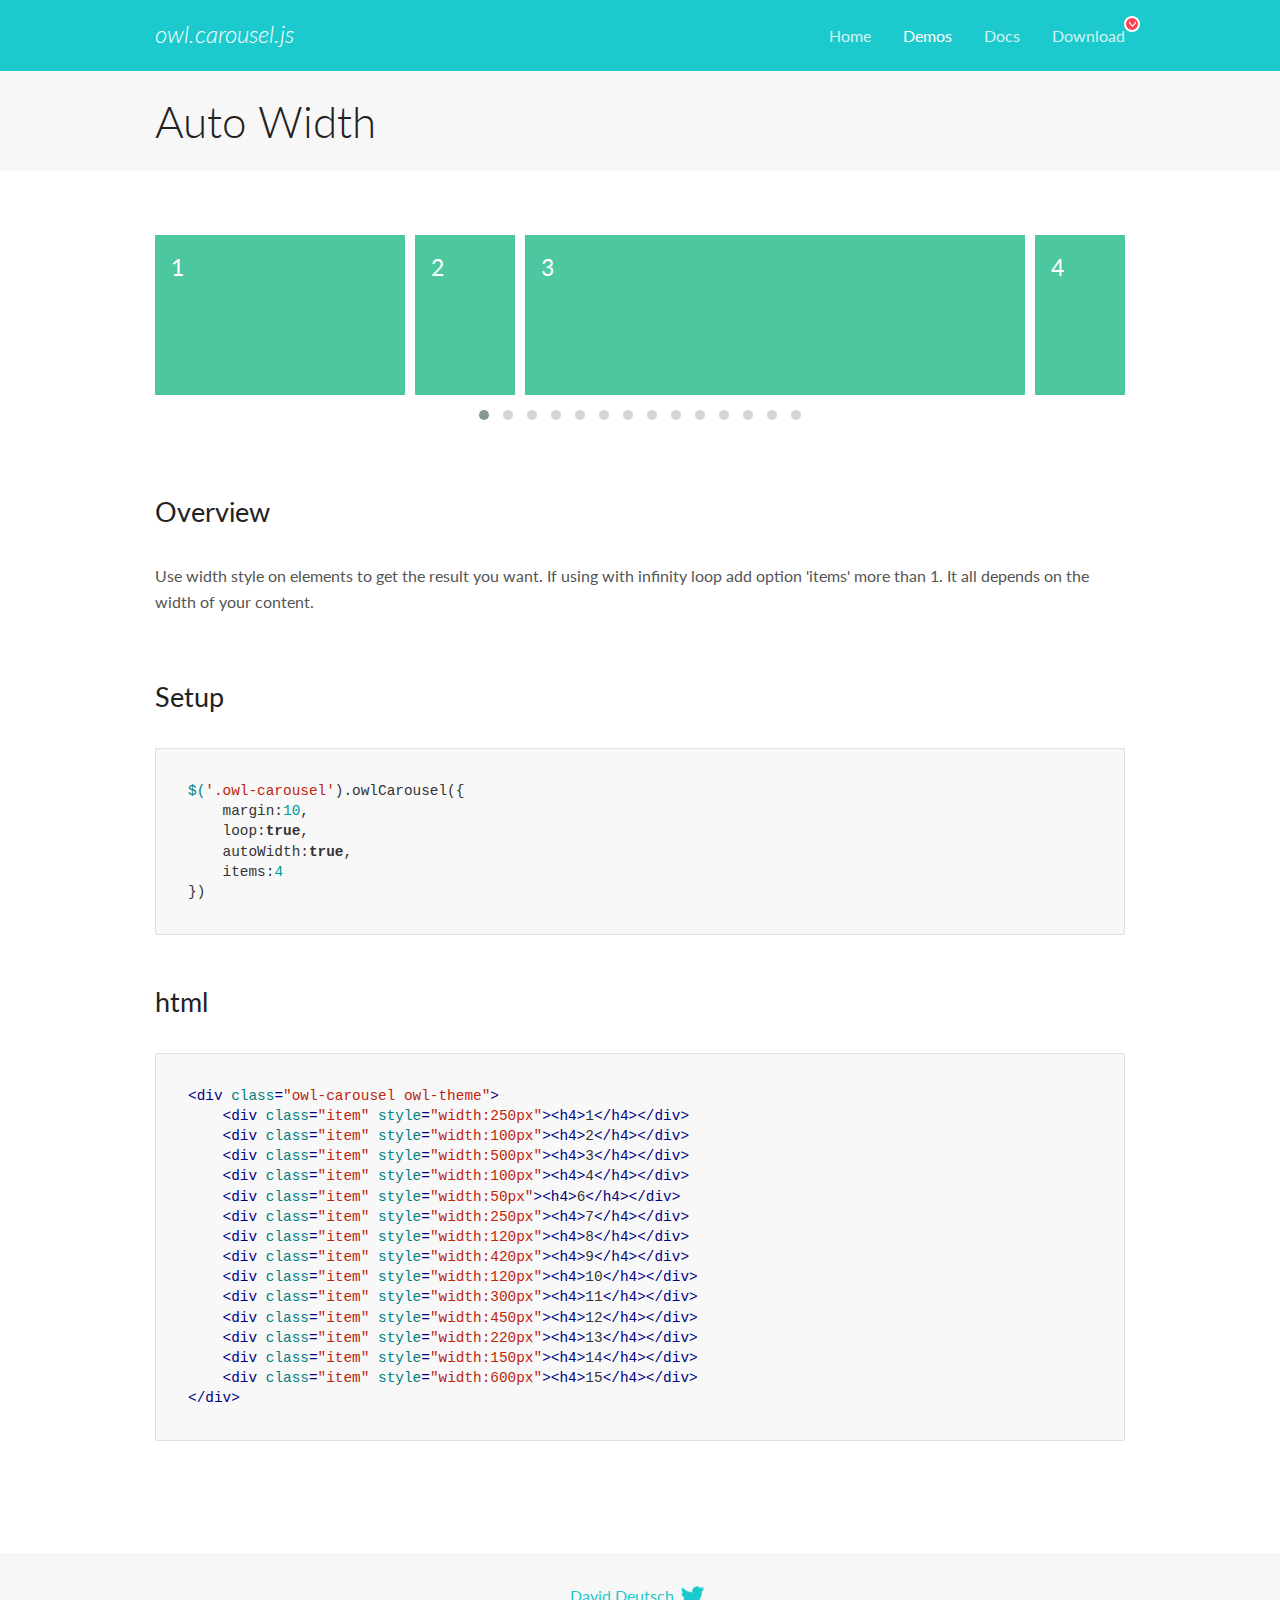
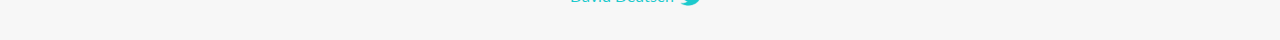
<file: OwlCarousel2-2.3.4/docs/demos/autowidth.html>
<!DOCTYPE html>
<html lang="en">
  <head>

    <!-- head -->
    <meta charset="utf-8">
    <meta name="msapplication-tap-highlight" content="no" />
    <meta name="viewport" content="width=device-width, initial-scale=1.0" />
    <meta name="description" content="Auto Width">
    <meta name="author" content="David Deutsch">
    <title>
      Auto Width Demo | Owl Carousel | 2.3.4
    </title>

    <!-- Stylesheets -->
    <link href='https://fonts.googleapis.com/css?family=Lato:300,400,700,400italic,300italic' rel='stylesheet' type='text/css'>
    <link rel="stylesheet" href="../assets/css/docs.theme.min.css">

    <!-- Owl Stylesheets -->
    <link rel="stylesheet" href="../assets/owlcarousel/assets/owl.carousel.min.css">
    <link rel="stylesheet" href="../assets/owlcarousel/assets/owl.theme.default.min.css">

    <!-- HTML5 shim and Respond.js IE8 support of HTML5 elements and media queries -->

    <!--[if lt IE 9]>
      <script src="https://oss.maxcdn.com/libs/html5shiv/3.7.0/html5shiv.js"></script>
      <script src="https://oss.maxcdn.com/libs/respond.js/1.3.0/respond.min.js"></script>
    <![endif]-->

    <!-- Favicons -->
    <link rel="apple-touch-icon-precomposed" sizes="144x144" href="../assets/ico/apple-touch-icon-144-precomposed.png">
    <link rel="shortcut icon" href="../assets/ico/favicon.png">
    <link rel="shortcut icon" href="favicon.ico">

    <!-- Yeah i know js should not be in header. Its required for demos.-->

    <!-- javascript -->
    <script src="../assets/vendors/jquery.min.js"></script>
    <script src="../assets/owlcarousel/owl.carousel.js"></script>
  </head>
  <body>

    <!-- header -->
    <header class="header">
      <div class="row">
        <div class="large-12 columns">
          <div class="brand left">
            <h3>
              <a href="/OwlCarousel2/">owl.carousel.js</a> 
            </h3>
          </div>
          <a id="toggle-nav" class="right">
            <span></span> <span></span> <span></span> 
          </a> 
          <div class="nav-bar">
            <ul class="clearfix">
              <li> <a href="/OwlCarousel2/index.html">Home</a>  </li>
              <li class="active">
                <a href="/OwlCarousel2/demos/demos.html">Demos</a> 
              </li>
              <li> <a href="/OwlCarousel2/docs/started-welcome.html">Docs</a>  </li>
              <li>
                <a href="https://github.com/OwlCarousel2/OwlCarousel2/archive/2.3.4.zip">Download</a> 
                <span class="download"></span> 
              </li>
            </ul>
          </div>
        </div>
      </div>
    </header>

    <!-- title -->
    <section class="title">
      <div class="row">
        <div class="large-12 columns">
          <h1>Auto Width</h1>
        </div>
      </div>
    </section>

    <!--  Demos -->
    <section id="demos">
      <div class="row">
        <div class="large-12 columns">
          <div class="owl-carousel owl-theme">
            <div class="item" style="width:250px">
              <h4>1</h4>
            </div>
            <div class="item" style="width:100px">
              <h4>2</h4>
            </div>
            <div class="item" style="width:500px">
              <h4>3</h4>
            </div>
            <div class="item" style="width:100px">
              <h4>4</h4>
            </div>
            <div class="item" style="width:50px">
              <h4>6</h4>
            </div>
            <div class="item" style="width:250px">
              <h4>7</h4>
            </div>
            <div class="item" style="width:120px">
              <h4>8</h4>
            </div>
            <div class="item" style="width:420px">
              <h4>9</h4>
            </div>
            <div class="item" style="width:120px">
              <h4>10</h4>
            </div>
            <div class="item" style="width:300px">
              <h4>11</h4>
            </div>
            <div class="item" style="width:450px">
              <h4>12</h4>
            </div>
            <div class="item" style="width:220px">
              <h4>13</h4>
            </div>
            <div class="item" style="width:150px">
              <h4>14</h4>
            </div>
            <div class="item" style="width:600px">
              <h4>15</h4>
            </div>
          </div>
          <h3 id="overview">Overview</h3>
          <p>Use width style on elements to get the result you want. If using with infinity loop add option &#39;items&#39; more than 1. It all depends on the width of your content.</p>
          <h3 id="setup">Setup</h3>
          <pre><code>$(&#39;.owl-carousel&#39;).owlCarousel({
    margin:10,
    loop:true,
    autoWidth:true,
    items:4
})</code></pre>
          <h3 id="html">html</h3>
          <pre><code>&lt;div class=&quot;owl-carousel owl-theme&quot;&gt;
    &lt;div class=&quot;item&quot; style=&quot;width:250px&quot;&gt;&lt;h4&gt;1&lt;/h4&gt;&lt;/div&gt;
    &lt;div class=&quot;item&quot; style=&quot;width:100px&quot;&gt;&lt;h4&gt;2&lt;/h4&gt;&lt;/div&gt;
    &lt;div class=&quot;item&quot; style=&quot;width:500px&quot;&gt;&lt;h4&gt;3&lt;/h4&gt;&lt;/div&gt;
    &lt;div class=&quot;item&quot; style=&quot;width:100px&quot;&gt;&lt;h4&gt;4&lt;/h4&gt;&lt;/div&gt;
    &lt;div class=&quot;item&quot; style=&quot;width:50px&quot;&gt;&lt;h4&gt;6&lt;/h4&gt;&lt;/div&gt;
    &lt;div class=&quot;item&quot; style=&quot;width:250px&quot;&gt;&lt;h4&gt;7&lt;/h4&gt;&lt;/div&gt;
    &lt;div class=&quot;item&quot; style=&quot;width:120px&quot;&gt;&lt;h4&gt;8&lt;/h4&gt;&lt;/div&gt;
    &lt;div class=&quot;item&quot; style=&quot;width:420px&quot;&gt;&lt;h4&gt;9&lt;/h4&gt;&lt;/div&gt;
    &lt;div class=&quot;item&quot; style=&quot;width:120px&quot;&gt;&lt;h4&gt;10&lt;/h4&gt;&lt;/div&gt;
    &lt;div class=&quot;item&quot; style=&quot;width:300px&quot;&gt;&lt;h4&gt;11&lt;/h4&gt;&lt;/div&gt;
    &lt;div class=&quot;item&quot; style=&quot;width:450px&quot;&gt;&lt;h4&gt;12&lt;/h4&gt;&lt;/div&gt;
    &lt;div class=&quot;item&quot; style=&quot;width:220px&quot;&gt;&lt;h4&gt;13&lt;/h4&gt;&lt;/div&gt;
    &lt;div class=&quot;item&quot; style=&quot;width:150px&quot;&gt;&lt;h4&gt;14&lt;/h4&gt;&lt;/div&gt;
    &lt;div class=&quot;item&quot; style=&quot;width:600px&quot;&gt;&lt;h4&gt;15&lt;/h4&gt;&lt;/div&gt;
&lt;/div&gt;</code></pre>
          <script>
            $(document).ready(function() {
              $('.owl-carousel').owlCarousel({
                margin: 10,
                loop: true,
                autoWidth: true,
                items: 4
              })
            })
          </script>
        </div>
      </div>
    </section>

    <!-- footer -->
    <footer class="footer">
      <div class="row">
        <div class="large-12 columns">
          <h5>
            <a href="/OwlCarousel2/docs/support-contact.html">David Deutsch</a> 
            <a id="custom-tweet-button" href="https://twitter.com/share?url=https://github.com/OwlCarousel2/OwlCarousel2&text=Owl Carousel - This is so awesome! " target="_blank"></a> 
          </h5>
        </div>
      </div>
    </footer>

    <!-- vendors -->
    <script src="../assets/vendors/highlight.js"></script>
    <script src="../assets/js/app.js"></script>
  </body>
</html>
</file>
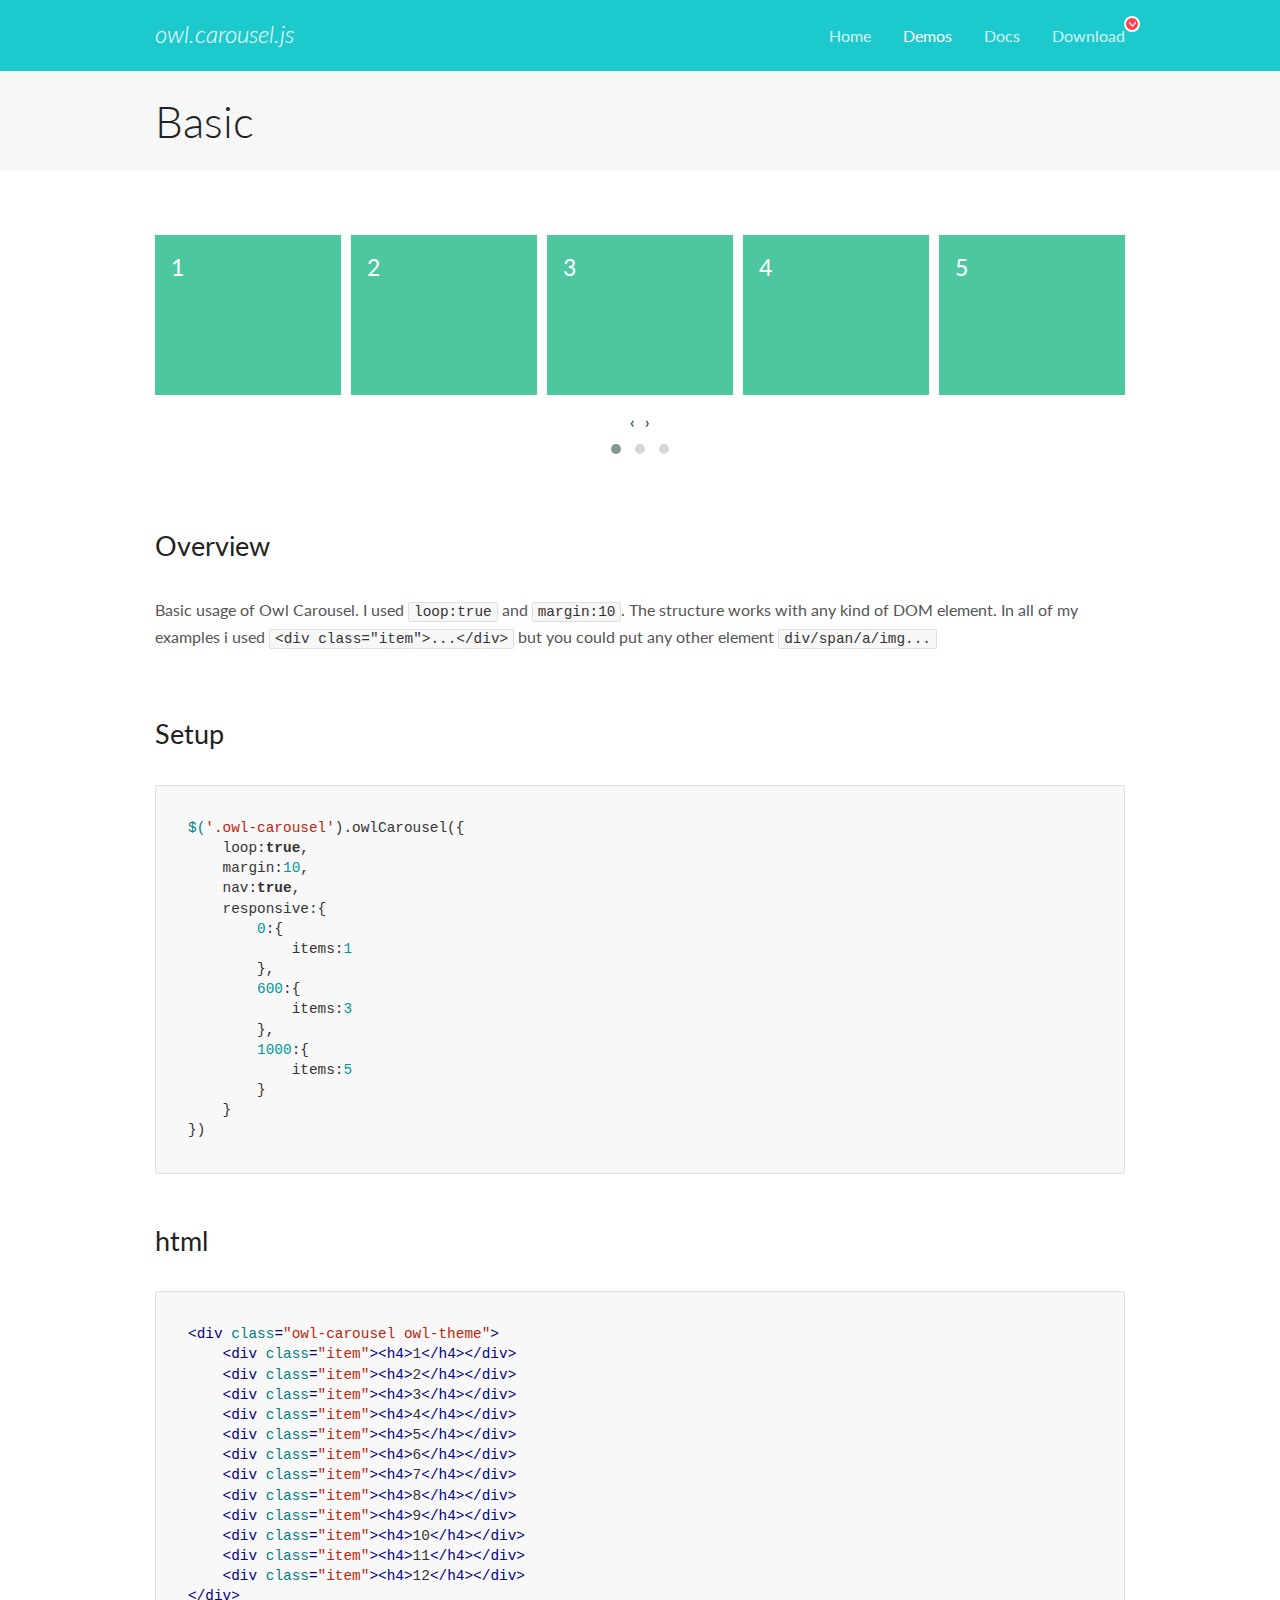
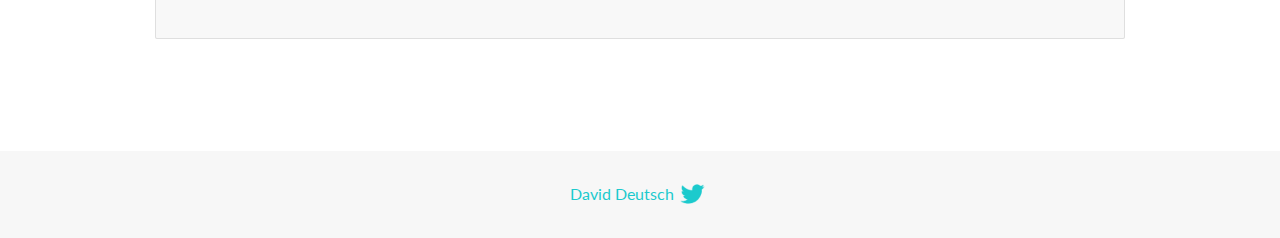
<file: OwlCarousel2-2.3.4/docs/demos/basic.html>
<!DOCTYPE html>
<html lang="en">
  <head>

    <!-- head -->
    <meta charset="utf-8">
    <meta name="msapplication-tap-highlight" content="no" />
    <meta name="viewport" content="width=device-width, initial-scale=1.0" />
    <meta name="description" content="Basic usage demo">
    <meta name="author" content="David Deutsch">
    <title>
      Basic Demo | Owl Carousel | 2.3.4
    </title>

    <!-- Stylesheets -->
    <link href='https://fonts.googleapis.com/css?family=Lato:300,400,700,400italic,300italic' rel='stylesheet' type='text/css'>
    <link rel="stylesheet" href="../assets/css/docs.theme.min.css">

    <!-- Owl Stylesheets -->
    <link rel="stylesheet" href="../assets/owlcarousel/assets/owl.carousel.min.css">
    <link rel="stylesheet" href="../assets/owlcarousel/assets/owl.theme.default.min.css">

    <!-- HTML5 shim and Respond.js IE8 support of HTML5 elements and media queries -->

    <!--[if lt IE 9]>
      <script src="https://oss.maxcdn.com/libs/html5shiv/3.7.0/html5shiv.js"></script>
      <script src="https://oss.maxcdn.com/libs/respond.js/1.3.0/respond.min.js"></script>
    <![endif]-->

    <!-- Favicons -->
    <link rel="apple-touch-icon-precomposed" sizes="144x144" href="../assets/ico/apple-touch-icon-144-precomposed.png">
    <link rel="shortcut icon" href="../assets/ico/favicon.png">
    <link rel="shortcut icon" href="favicon.ico">

    <!-- Yeah i know js should not be in header. Its required for demos.-->

    <!-- javascript -->
    <script src="../assets/vendors/jquery.min.js"></script>
    <script src="../assets/owlcarousel/owl.carousel.js"></script>
  </head>
  <body>

    <!-- header -->
    <header class="header">
      <div class="row">
        <div class="large-12 columns">
          <div class="brand left">
            <h3>
              <a href="/OwlCarousel2/">owl.carousel.js</a> 
            </h3>
          </div>
          <a id="toggle-nav" class="right">
            <span></span> <span></span> <span></span> 
          </a> 
          <div class="nav-bar">
            <ul class="clearfix">
              <li> <a href="/OwlCarousel2/index.html">Home</a>  </li>
              <li class="active">
                <a href="/OwlCarousel2/demos/demos.html">Demos</a> 
              </li>
              <li> <a href="/OwlCarousel2/docs/started-welcome.html">Docs</a>  </li>
              <li>
                <a href="https://github.com/OwlCarousel2/OwlCarousel2/archive/2.3.4.zip">Download</a> 
                <span class="download"></span> 
              </li>
            </ul>
          </div>
        </div>
      </div>
    </header>

    <!-- title -->
    <section class="title">
      <div class="row">
        <div class="large-12 columns">
          <h1>Basic</h1>
        </div>
      </div>
    </section>

    <!--  Demos -->
    <section id="demos">
      <div class="row">
        <div class="large-12 columns">
          <div class="owl-carousel owl-theme">
            <div class="item">
              <h4>1</h4>
            </div>
            <div class="item">
              <h4>2</h4>
            </div>
            <div class="item">
              <h4>3</h4>
            </div>
            <div class="item">
              <h4>4</h4>
            </div>
            <div class="item">
              <h4>5</h4>
            </div>
            <div class="item">
              <h4>6</h4>
            </div>
            <div class="item">
              <h4>7</h4>
            </div>
            <div class="item">
              <h4>8</h4>
            </div>
            <div class="item">
              <h4>9</h4>
            </div>
            <div class="item">
              <h4>10</h4>
            </div>
            <div class="item">
              <h4>11</h4>
            </div>
            <div class="item">
              <h4>12</h4>
            </div>
          </div>
          <h3 id="overview">Overview</h3>
          <p>Basic usage of Owl Carousel. I used <code>loop:true</code> and <code>margin:10</code>. The structure works with any kind of DOM element. In all of my examples i used <code>&lt;div class=&quot;item&quot;&gt;...&lt;/div&gt;</code> but you could
            put any other element <code>div/span/a/img...</code></p>
          <h3 id="setup">Setup</h3>
          <pre><code>$(&#39;.owl-carousel&#39;).owlCarousel({
    loop:true,
    margin:10,
    nav:true,
    responsive:{
        0:{
            items:1
        },
        600:{
            items:3
        },
        1000:{
            items:5
        }
    }
})</code></pre>
          <h3 id="html">html</h3>
          <pre><code>&lt;div class=&quot;owl-carousel owl-theme&quot;&gt;
    &lt;div class=&quot;item&quot;&gt;&lt;h4&gt;1&lt;/h4&gt;&lt;/div&gt;
    &lt;div class=&quot;item&quot;&gt;&lt;h4&gt;2&lt;/h4&gt;&lt;/div&gt;
    &lt;div class=&quot;item&quot;&gt;&lt;h4&gt;3&lt;/h4&gt;&lt;/div&gt;
    &lt;div class=&quot;item&quot;&gt;&lt;h4&gt;4&lt;/h4&gt;&lt;/div&gt;
    &lt;div class=&quot;item&quot;&gt;&lt;h4&gt;5&lt;/h4&gt;&lt;/div&gt;
    &lt;div class=&quot;item&quot;&gt;&lt;h4&gt;6&lt;/h4&gt;&lt;/div&gt;
    &lt;div class=&quot;item&quot;&gt;&lt;h4&gt;7&lt;/h4&gt;&lt;/div&gt;
    &lt;div class=&quot;item&quot;&gt;&lt;h4&gt;8&lt;/h4&gt;&lt;/div&gt;
    &lt;div class=&quot;item&quot;&gt;&lt;h4&gt;9&lt;/h4&gt;&lt;/div&gt;
    &lt;div class=&quot;item&quot;&gt;&lt;h4&gt;10&lt;/h4&gt;&lt;/div&gt;
    &lt;div class=&quot;item&quot;&gt;&lt;h4&gt;11&lt;/h4&gt;&lt;/div&gt;
    &lt;div class=&quot;item&quot;&gt;&lt;h4&gt;12&lt;/h4&gt;&lt;/div&gt;
&lt;/div&gt;</code></pre>
          <script>
            $(document).ready(function() {
              var owl = $('.owl-carousel');
              owl.owlCarousel({
                margin: 10,
                nav: true,
                loop: true,
                responsive: {
                  0: {
                    items: 1
                  },
                  600: {
                    items: 3
                  },
                  1000: {
                    items: 5
                  }
                }
              })
            })
          </script>
        </div>
      </div>
    </section>

    <!-- footer -->
    <footer class="footer">
      <div class="row">
        <div class="large-12 columns">
          <h5>
            <a href="/OwlCarousel2/docs/support-contact.html">David Deutsch</a> 
            <a id="custom-tweet-button" href="https://twitter.com/share?url=https://github.com/OwlCarousel2/OwlCarousel2&text=Owl Carousel - This is so awesome! " target="_blank"></a> 
          </h5>
        </div>
      </div>
    </footer>

    <!-- vendors -->
    <script src="../assets/vendors/highlight.js"></script>
    <script src="../assets/js/app.js"></script>
  </body>
</html>
</file>
<file: owl-carousel/project11/css/custom1.css>
body{
	margin: 0px;
	padding: 0px;
	font-family: sans-serif ;
}
.top-header{
	background-color: #3fbbc0;
	color: #fff;
	padding: 8px 0px;
}
.top-header h4{
	font-size: 18px;
	margin: 0;
}
header nav {
	padding: 10px 0px;
}
header nav ul li a{
  color: #6b6b6b !important;
  padding: 20px 12px !important; 
  transition: color 1s;
  text-transform: uppercase;
  font-size: 14px !important;
}
header nav ul li a:hover{
	color:#3fbbc0 !important;
}
header nav .navbar-brand {
	width: 21%;
}
header nav .navbar-brand img{
	height: 44px;
}
header .btn-apointment{
	background-color: #3fbbc0;
	color: #fff;
	padding-right: 20px;
    padding-left: 20px;
}

.carousel-control-prev {
	padding-left:15px; 
}
.carousel-control-next {
	padding-right:15px; 
}
.carousel-control-prev-icon, .carousel-control-next-icon{
	background-color:rgba(63, 187, 192,0.4);
	width:3.5rem;
	height:3.5rem; 
	border-radius:50%;
	background-size:2rem;

}
.carousel-indicators [data-bs-target]{
	width:14px; 
	height: 14px;
	border-radius:50%;
}
.carousel-indicators .active{
	background-color:#3fbbc0;
}
.carousel-indicators{
	margin-bottom:0.4rem;
}
.carousel-item-container {
	height:670px;
	position:relative;
}
.carousel-item-container img{
	position:absolute;
	z-index:1; 
}
.carousel-item-container .slider-content{
	position:absolute;
	z-index:2;
	bottom: 50px;
	width:88%;
	background-color:rgba(255,255,255,0.9);
	border-top:3px solid #3fbbc0;
	left:6%;
	padding:40px 20px; 
	text-align: center;
}
.carousel-item-container .slider-content p{
	margin: 20px 0px; 
}
.carousel-item-container .slider-content button{
  background-color:#3fbbc0;
  border:none;
  padding:8px 30px;
  color:#fff;
  border-radius:4px;
}
.servcies_section{
	margin-top:50px;
}
.servcies_section .box{
	padding:20px;
	box-shadow:0px 0px 40px #dfdfdf;
	border-radius: 0.5rem;;
}
.servcies_section .box .fas{
	font-size:3rem; 
	color:#3fbbc0;
}
.servcies_section .box h5{
	margin:15px 0px;
}





.key_features{
	margin-top:80px;
}
.key_features .feature-item .icon span{
	font-size:2.5rem;
	color:#3fbbc0;
}
.key_features .feature-item .icon,.key_features .feature-item .feature-content{
	padding:3px 10px;
}
.khadamat_sec{
	margin-top:60px; 
}
.khadamat_sec .khadatmat_title{
	text-align:center;
}
.khadamat_sec .khadatmat_title:after{
	content:"";
	width:80px; 
	height:3px;
	background-color: #3fbbc0;
	display:block;
	margin:15px auto 25px;
	
}.appointment{
	margin-top: 60px;
}
.col-lg-4 .fas{
	font-size: 2.3rem;
	padding: 1.4rem;
	border-radius:50%;
	box-shadow:0px 0px 30px hsla(0, 0%, 70%, 0.86);
color: #3fbbc0;
margin: 0.6rem;
margin-bottom: 1.2rem;
}.row .col-lg-4 h5{
	text-align: center;
}.row .col-lg-4 h5 .p{
	text-align: center;
}

.row .col-lg-4 h5:after{
	content:"";
	width:50px; 
	height:2px;
	background-color: #3fbbc0;
	display:block;
margin: 15px auto 15px;
}.appointment{
	background-color:hsl(180deg, 65%, 98%);
	
}.appointment .container .title{
	text-align: center;
	margin-top: 50px;
}.appointment .container .title:after{
	content:"";
	width:50px; 
	height:2px;
	background-color: #3fbbc0;
	display:block;
margin: 15px auto 15px;	
}

.row .col-lg-12 .btn{
	background-color:#3fbbc0;
	padding:10px 40px;
	border-radius: 30px;
	color:white;
	margin-top: 10px;
}.row .col-lg-12 .btn:hover{
	background-color: white;
	color: #3fbbc0;
}

















@media (max-width: 768px){
	header nav ul li a{
		padding: 10px 12px !important;
	}
	.carousel-item-container{
		height:450px;
	}
	.carousel-item-container .slider-content{
       width:74%;
	   left:13%;
       padding:20px;
	}
	.carousel-item-container .slider-content p{
		display:none;
	}
	
}

@media (max-width:425px){
   .carousel-inner{
	margin-top: 125px;
   }
   .carousel-item-container{
	height:200px;
   }
   .carousel-control-prev-icon, .carousel-control-next-icon{
	width:2.5rem;
	height:2.5rem;
   }
   .carousel-control-prev{
	padding-left:5px; 
   }
   .carousel-control-next{
	padding-right:5px;
   }
   .carousel-item-container .slider-content{
	padding:10px 15px;
   }
}
</file>
<file: Style.css>
.box{
    
    width: 253px;
    height: 245px;
    margin-top: -9%;
    background-color: rgb(38, 151, 131);
    border-radius: 12px;

}
.child_div_for_play_btn{
position: relative;
background-color: aqua;


}





.player{
    background-color: aqua;
    position: relative;
    display: flex;
    justify-content: center;
    align-items: center;
    width: 100;
    

}

.player-vid{
color: white;

box-shadow: 0 0 0 5px rgb(38, 151, 131);
box-shadow: 10px 0 0 10px rgb(38, 151, 131);
box-shadow: 0 10px 0 15px rgb(38, 151, 131);
box-shadow: 0 0 20px 20px rgb(38, 151, 131);
box-shadow: 0 0 0 25px rgb(38, 151, 131);
box-shadow: 0px 0px 10px 30px green;
}
#rouler{
    color: green;
    background-color: green;
    width: 300px;
}

#picture{
    background-image: url(img/cta-bg.jpg);
    /* background: rgba(0, 0,0, 0.6); */
    background-position-y: center;
   
 width: 1100px;
 height:470px; 
 border-radius: 10px; 
 margin-top: 6%;
 background-size: cover;
}
.pad-box{
    width:350px;
    height: 350px;
    margin-top: 9%;
    border-radius: 12px;


}
.testiomnial-box{
    width:328px;
    height: 350px;
    margin-top: 7%;
    border-radius: 20px;
    
}
#middle-box{
    height: 370px;
}
#img_testimonial{
    width: 100px; height: 100px; border-radius: 50px;
}
#bio_img_next{
    /* width: 100px;
    margin-top: -5%; margin-left: 2%; */
    
    
}
.img-portfolio{
    width: 350px;
    height: 300px;
}
.card-box{
    width:366px;
    height: 360px;
    margin-top: 9%;
    border-radius: 15px;
   
}
/* for team boxes */
.card-box-team{
    width:280px;
    height: 380px;
    margin-top: 9%;
    border-radius: 15px;
     
}
/* img for team */
.img-narrow{
    width:220px;
    height: 230px;
    margin: 5%;
    margin-left: 5.8%;
    border-radius: 13px;
}
/* for team */
.card-content{
    border-radius: 10px;
}
/* for team */
.card-bod{
    margin-left: 9%;
   margin-top:  -6%;
}
/* for texts between the card for team */
.card-tex{
    margin-top: -10%;
    margin-left: 38%;
    font-style: italic;
}
.icons{
    border: 2px solid rgba(221, 221, 221, 1);
    padding: 10px;
    border-radius:50%;
}
/* start for pricing */
.plane{
    width: 390px;
    height: 600px;
   /* box-shadow: 0 0 0 0 20px white ;  */
    border-radius: 12px;
   

}
.active{
    margin-top: -5%;
    height: 700px;
    border: 4px solid rgb(38, 151, 131);
}


#its_location_icon{
    background-color: rgb(38, 151, 131);
margin-top: 5px;
padding: 10%;
padding: 10% 10%;
border-radius: 50%;
outline-color: rgb(38, 151, 131);

}
.color-checking{
    color: green;
    font-size: small;
}
.frequent{
font-size:17px; font-weight: 600;  border-radius: 15px;
width: 400px;
height: auto;
margin-left:13%; 
margin-top: 4%;  
}
/* end for pricing */

/* start for blog */
#img_blog{
    width: 50px; height: 50px; border-radius: 50px;

}
/* end for blog */

/* start of contact box */
.contact-boxes{
    width: 310px;
    height: 95px;
    border-radius: 15px;
    background-color:rgb(38, 151, 131);
    margin-top: 5%;
    margin-left: 7%;
    padding: 1%; 
    margin-top: 5%;

}
.div_inside{
    margin-top: 3%;
    


}
#spanes{
    margin-top: 9%;
   width: 50px;
    padding: 10%;
    padding-right: 15%;
    padding-left: 15%;
    border-radius: 50%;
    background-color:rgb(52, 197, 170);
margin-left: 20%;
}
    
/* end of contact box */
/* start for end div compact */
.icons-end-div{
    border: 1px solid rgba(245, 245, 245, 0.507);
    padding: 10px;
    border-radius:50%;
}
.alinks{
    font-size:small;
    color: rgba(245, 245, 245, 0.746);
    text-decoration: none;
}.alinks:hover{
    color: white;
}

/* for contact us */
a.link{
    color: whitesmoke;
    font-size:small;

}
/* end for end div compact */
 
/* about us icon */
.playerwin{
    /* background-color: rgb(38, 151, 131); */
    margin-top: px;
    padding: 10%;
    border-radius: 50%;
    outline-color: rgb(38, 151, 131);
    
}
/* about us icon */
</file>
<file: owl-carousel/project11/css/custom.css>
body{
	margin: 0px;
	padding: 0px;
	font-family:-apple-system, BlinkMacSystemFont, 'Segoe UI', Roboto, Oxygen, Ubuntu, Cantarell, 'Open Sans', 'Helvetica Neue', sans-serif ;
}
.top-header{
	background-color: #3fbbc0;
	color: #fff;
	padding: 8px 0px;
}
.top-header h4{
	font-size: 18px;
	margin: 0;
}
header nav {
	padding: 10px 0px;
}
header nav ul li a{
  color: #6b6b6b !important;
  padding: 20px 12px !important; 
  transition: color 1s;
  text-transform: uppercase;
  font-size: 14px !important;
}
header nav ul li a:hover{
	color:#3fbbc0 !important;
}
header nav .navbar-brand {
	width: 21%;
}
header nav .navbar-brand img{
	height: 44px;
}
header .btn-apointment{
	background-color: #3fbbc0;
	color: #fff;
	padding-right: 20px;
    padding-left: 20px;
}

.carousel-control-prev {
	padding-left:15px; 
}
.carousel-control-next {
	padding-right:15px; 
}
.carousel-control-prev-icon, .carousel-control-next-icon{
	background-color:rgba(63, 187, 192,0.4);
	width:3.5rem;
	height:3.5rem; 
	border-radius:50%;
	background-size:2rem;

}
.carousel-indicators [data-bs-target]{
	width:14px; 
	height: 14px;
	border-radius:50%;
}
.carousel-indicators .active{
	background-color:#3fbbc0;
}
.carousel-indicators{
	margin-bottom:0.4rem;
}
.carousel-item-container {
	height:670px;
	position:relative;
}
.carousel-item-container img{
	position:absolute;
	z-index:1; 
}
.carousel-item-container .slider-content{
	position:absolute;
	z-index:2;
	bottom: 50px;
	width:88%;
	background-color:rgba(255,255,255,0.9);
	border-top:3px solid #3fbbc0;
	left:6%;
	padding:40px 20px; 
	text-align: center;
}
.carousel-item-container .slider-content p{
	margin: 20px 0px; 
}
.carousel-item-container .slider-content button{
  background-color:#3fbbc0;
  border:none;
  padding:8px 30px;
  color:#fff;
  border-radius:4px;
}
.servcies_section{
	margin-top:50px;
}
.servcies_section .box{
	padding:20px;
	box-shadow:0px 0px 40px #dfdfdf;
	border-radius: 0.5rem;
	cursor: pointer;
	transition: all 1s;
}
.servcies_section .box .fas{
	font-size:3rem; 
	color:#3fbbc0;
	transition: all 1s;
}

.servcies_section .box:hover{
	background-color: #3fbbc0;
	color: #fff;
}
.servcies_section .box:hover .fas{
	color:#fff;
}

.servcies_section .box h5{
	margin:15px 0px;
}





.key_features{
	margin-top:80px;
}
.key_features .feature-item .icon span{
	font-size:2.5rem;
	color:#3fbbc0;
}
.key_features .feature-item .icon,.key_features .feature-item .feature-content{
	padding:3px 10px;
}
.khadamat_sec{
	margin-top:60px; 
}
.khadamat_sec .khadatmat_title{
	text-align:center;
}
.khadamat_sec .khadatmat_title:after{
	content:"";
	width:80px; 
	height:3px;
	background-color: #3fbbc0;
	display:block;
	margin:15px auto 25px;
	
}


.departments{
	margin-top:7rem;
}
.departments .nav-tabs .nav-link{
	display:inline-block;
	color:#555;
	margin-bottom: 15px;
	border:none; 
	border-left:5px solid transparent;

}
.departments .nav-tabs .nav-link.active, .departments .nav-tabs .nav-link:hover{
	border:none; 
	border-radius: 0px;
	border-left: 4px solid #3fbbc0;
	background-color: #f7fcfc;

}.Doctors{
background-color: hsl(180deg 85% 95%);
}.Doctors .container .row .col-12{
	text-align: center;

}.Doctors .container .row .col-12 h3{
	margin-top: 75px;
}
.Doctors .container .row .col-12 h3:after{
content: "";
width: 40px;
height: 2px;
background-color: #3fbbc0;
display: block;
margin: 10px auto 10px;
}
.Doctors .container .row .box{
	background-color: white;
	width: 250px;
	height: 350px;
	margin-top: 20px;
	text-align: center;
}
.Doctors .container .row .box img{
width: 250px;
height: 250px;

}
.Doctors .container .row .box h5{
	margin-top: 20px;
	font-family:-apple-system, BlinkMacSystemFont, 'Segoe UI', Roboto, Oxygen, Ubuntu, Cantarell, 'Open Sans', 'Helvetica Neue', sans-serif;
}.Doctors .container .row .box small{
	font-family:'Trebuchet MS', 'Lucida Sans Unicode', 'Lucida Grande', 'Lucida Sans', Arial, sans-serif;
	color: gray;
}
.Doctors .container .row .box{
	position: relative;
	
}
.Doctors .container .row .box .col-12{
	position: absolute;
	bottom: 90px;
	height: 40px;
	background-color:hsl(240deg 33% 99%);
}.Doctors .container .row .box .col-12 .fab{
	font-size: 22px;
	margin-left: 15px;
margin-top: 7px;
}.gallery .contanier .row .item img:hover{
	border: 2px solid #3fbbc0;
}.gallery .container .row .col-12{
text-align: center;
margin-top: 50px;
}.gallery .contanier .row .item img{
	border: 6px solid black;
	width: 150px;
	height: 150px;

}.gallery .container .row .col-12 h3:after{
content:"";
width: 50px;
height: 2px;
background-color: #3fbbc0;
display: block;
margin: 10px auto 15px;

}
.owl-item.active.center img{
	border: 5px solid #3fbbc0;
	padding: 3px;
	transform: scale(1.1,1.1);
}
.owl-carousel .owl-stage-outer{overflow: visible;}










@media (max-width: 768px){
	header nav ul li a{
		padding: 10px 12px !important;
	}
	.carousel-item-container{
		height:450px;
	}
	.carousel-item-container .slider-content{
       width:74%;
	   left:13%;
       padding:20px;
	}
	.carousel-item-container .slider-content p{
		display:none;
	}
	
}

@media (max-width:425px){
   .carousel-inner{
	margin-top: 125px;
   }
   .carousel-item-container{
	height:200px;
   }
   .carousel-control-prev-icon, .carousel-control-next-icon{
	width:2.5rem;
	height:2.5rem;
   }
   .carousel-control-prev{
	padding-left:5px; 
   }
   .carousel-control-next{
	padding-right:5px;
   }
   .carousel-item-container .slider-content{
	padding:10px 15px;
   }
}
</file>
